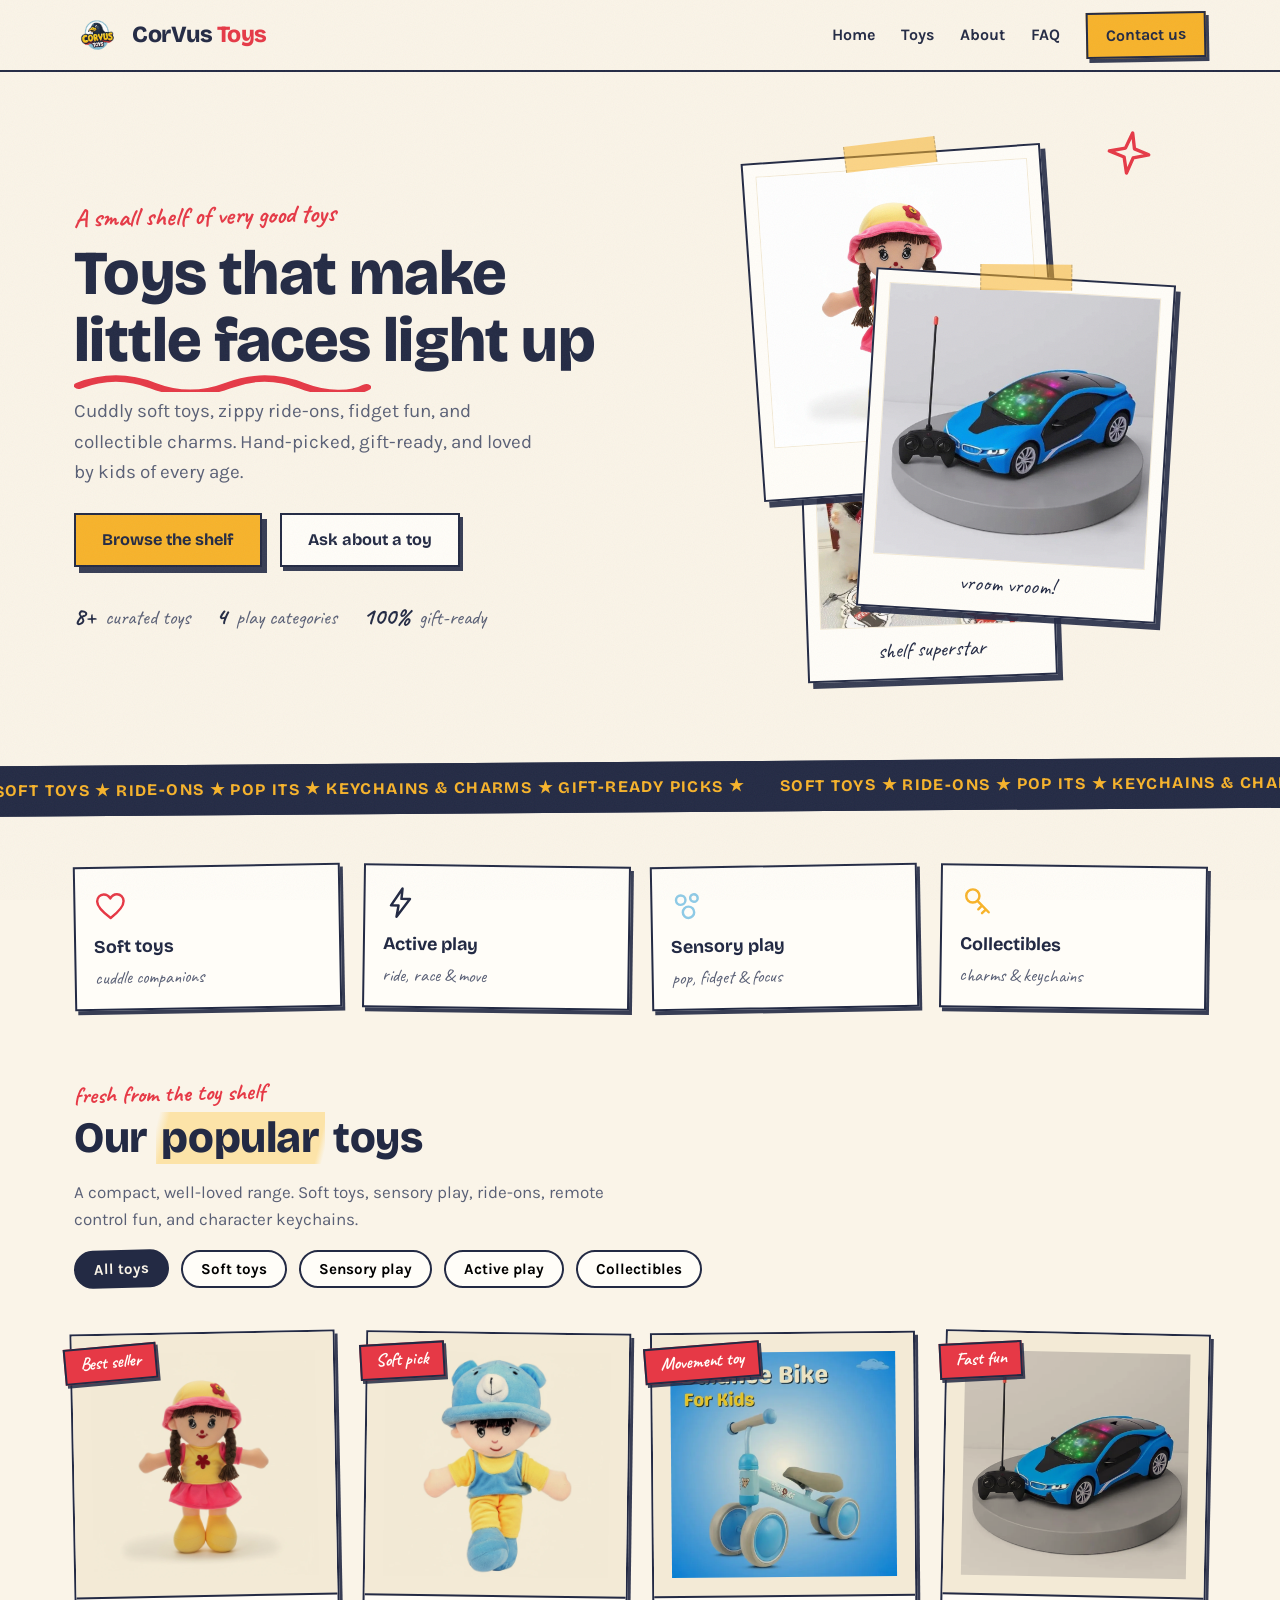
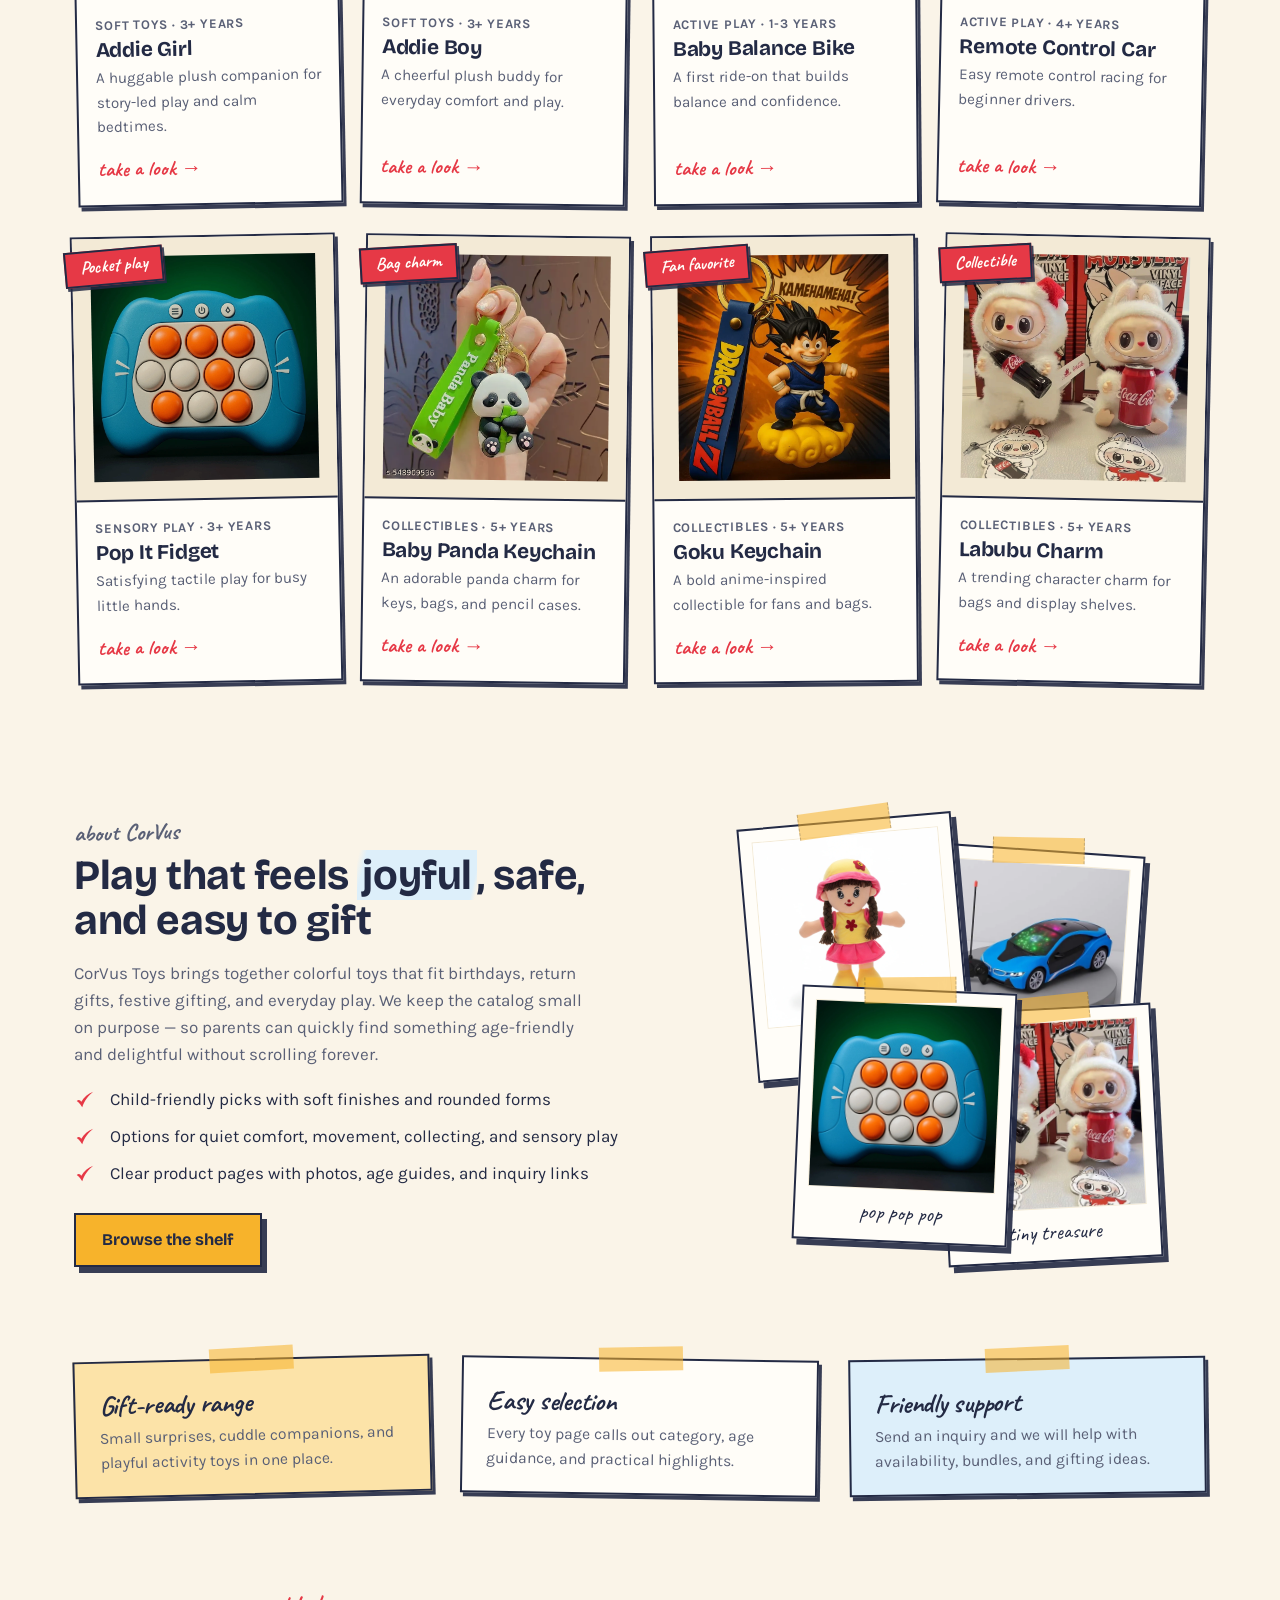
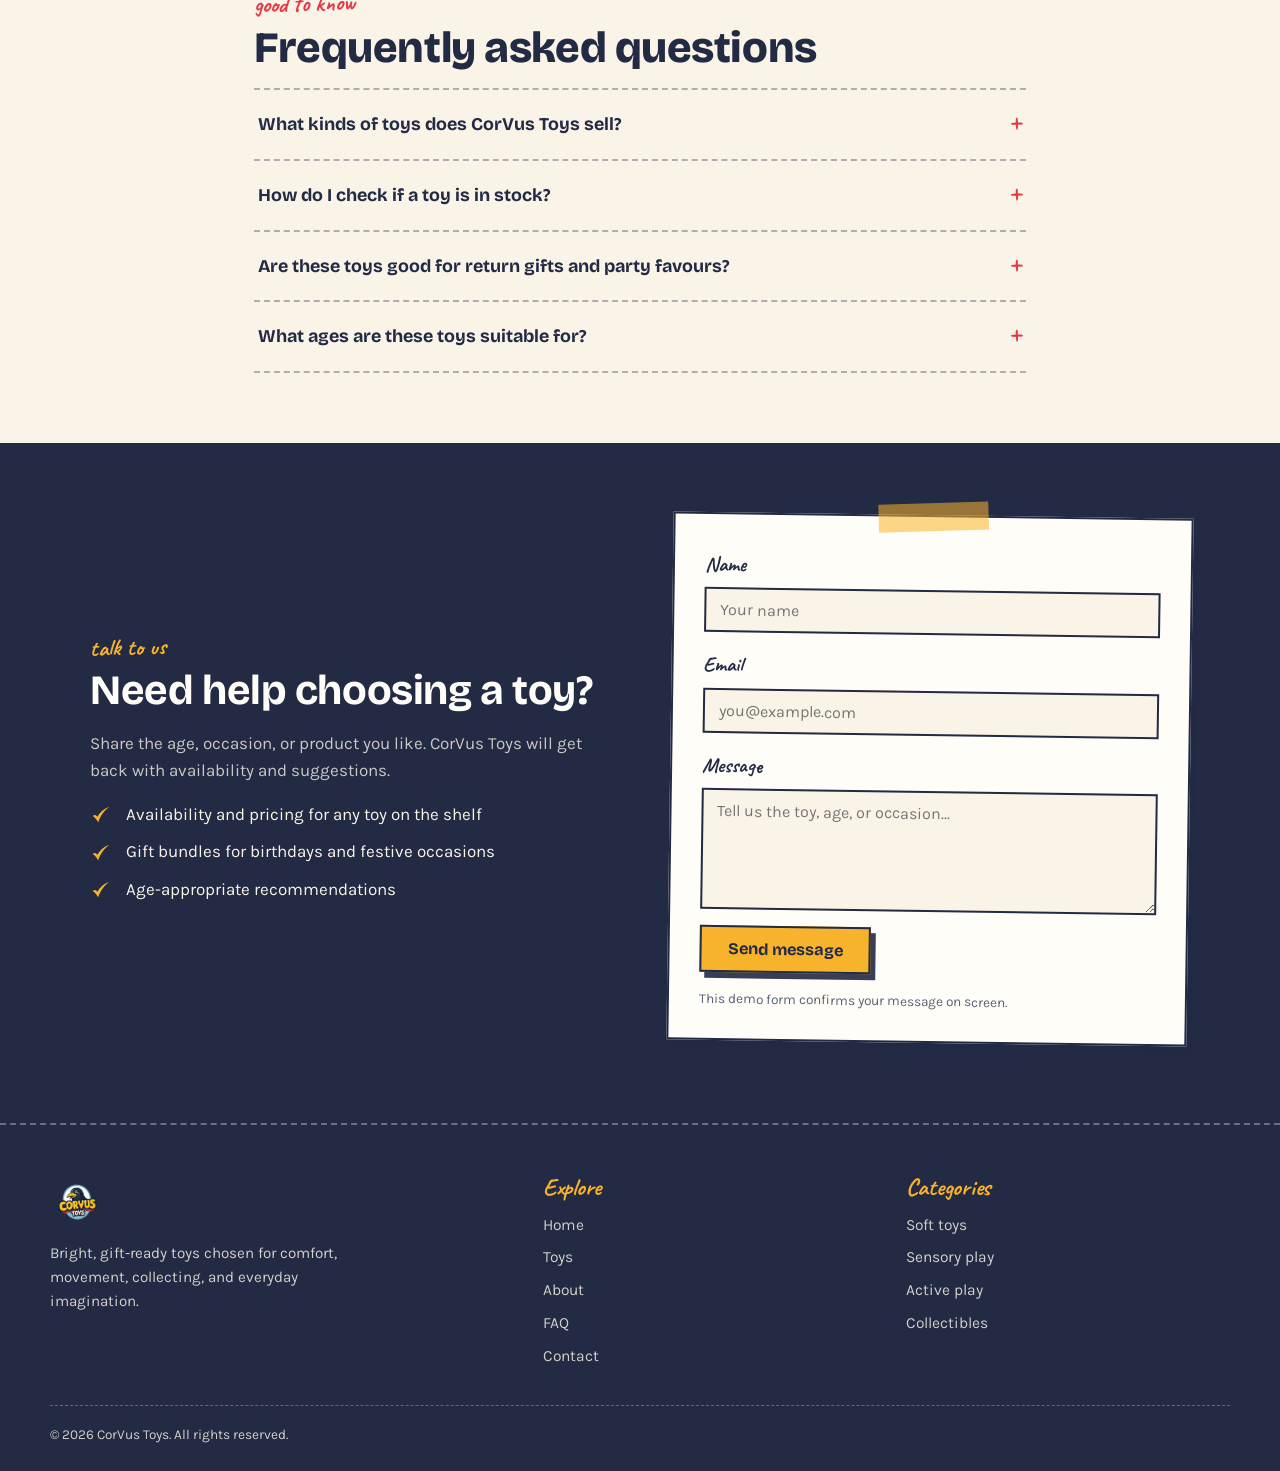
<file: index.html>
<!doctype html>
<html lang="en">
<head>
  <meta charset="UTF-8">
  <meta name="viewport" content="width=device-width, initial-scale=1.0">
  <title>CorVus Toys | Soft Toys, Ride-Ons, Fidget Toys &amp; Collectible Keychains</title>
  <meta name="description" content="CorVus Toys is a cheerful toy store with cuddly soft toys, balance bikes, remote control cars, pop it fidget toys, and collectible keychains. Find the perfect gift for every kid.">
  <link rel="canonical" href="https://corvustoys.com/">
  <meta property="og:type" content="website">
  <meta property="og:site_name" content="CorVus Toys">
  <meta property="og:title" content="CorVus Toys | Playful Gifts Kids Love">
  <meta property="og:description" content="Cuddly soft toys, ride-ons, remote control fun, fidget toys, and collectible keychains - all gift-ready and kid-approved.">
  <meta property="og:url" content="https://corvustoys.com/">
  <meta property="og:image" content="https://corvustoys.com/assets/logo.png">
  <meta name="twitter:card" content="summary_large_image">
  <meta name="twitter:title" content="CorVus Toys | Playful Gifts Kids Love">
  <meta name="twitter:description" content="Cuddly soft toys, ride-ons, remote control fun, fidget toys, and collectible keychains - all gift-ready and kid-approved.">
  <meta name="twitter:image" content="https://corvustoys.com/assets/logo.png">
  <link rel="icon" type="image/png" href="/assets/favicon.png">
  <link rel="apple-touch-icon" href="/assets/favicon.png">
  <link rel="preconnect" href="https://fonts.googleapis.com">
  <link rel="preconnect" href="https://fonts.gstatic.com" crossorigin>
  <link href="https://fonts.googleapis.com/css2?family=Bricolage+Grotesque:opsz,wght@12..96,500;12..96,700;12..96,800&family=Caveat:wght@600;700&family=Karla:ital,wght@0,400;0,600;0,700;1,400&display=swap" rel="stylesheet">
  <link rel="stylesheet" href="/style.css">
  <script type="application/ld+json">
  {
    "@context": "https://schema.org",
    "@type": "Organization",
    "name": "CorVus Toys",
    "url": "https://corvustoys.com/",
    "logo": "https://corvustoys.com/assets/logo.png",
    "description": "A cheerful toy store with soft toys, ride-ons, remote control toys, fidget toys, and collectible keychains."
  }
  </script>
  <script type="application/ld+json">
  {
    "@context": "https://schema.org",
    "@type": "WebSite",
    "name": "CorVus Toys",
    "url": "https://corvustoys.com/"
  }
  </script>
  <script type="application/ld+json">
  {
    "@context": "https://schema.org",
    "@type": "FAQPage",
    "mainEntity": [
      {
        "@type": "Question",
        "name": "What kinds of toys does CorVus Toys sell?",
        "acceptedAnswer": {
          "@type": "Answer",
          "text": "CorVus Toys curates a focused range of soft plush toys, toddler ride-ons like balance bikes, remote control cars, pop it fidget toys, and collectible character keychains and charms."
        }
      },
      {
        "@type": "Question",
        "name": "How do I check if a toy is in stock?",
        "acceptedAnswer": {
          "@type": "Answer",
          "text": "Use the contact form with the toy name and we will get back to you with availability, pricing, and gifting suggestions."
        }
      },
      {
        "@type": "Question",
        "name": "Are CorVus toys good for return gifts and party favours?",
        "acceptedAnswer": {
          "@type": "Answer",
          "text": "Yes. Pop it fidget toys, keychains, and charms are popular return gifts, and we can suggest bundles for birthdays and festive gifting."
        }
      },
      {
        "@type": "Question",
        "name": "What ages are these toys suitable for?",
        "acceptedAnswer": {
          "@type": "Answer",
          "text": "Every product page lists an age guide. Soft toys start at 3+, ride-ons suit toddlers from 1 to 3 years with supervision, and collectibles suit ages 5 and up."
        }
      }
    ]
  }
  </script>
</head>
<body>
  <a class="skip-link" href="#main">Skip to content</a>

  <header class="site-header" data-header>
    <div class="nav-shell">
      <a class="brand" href="/" aria-label="CorVus Toys home">
        <img src="/assets/logo.png" alt="CorVus Toys logo" width="56" height="56">
        <span class="brand__name">CorVus <em>Toys</em></span>
      </a>

      <button class="nav-toggle" type="button" aria-expanded="false" aria-controls="primaryNav" data-nav-toggle>
        <span class="sr-only">Menu</span>
        <span></span><span></span><span></span>
      </button>

      <nav class="site-nav" id="primaryNav" data-nav aria-label="Main navigation">
        <a href="#home">Home</a>
        <a href="#products">Toys</a>
        <a href="#about">About</a>
        <a href="#faq">FAQ</a>
        <a class="nav-cta" href="#contact">Contact us</a>
      </nav>
    </div>
  </header>

  <main id="main">
    <section class="hero" id="home">
      <div class="hero__content">
        <p class="eyebrow">A small shelf of very good toys</p>
        <h1>Toys that make <span class="squiggle">little faces</span> light up</h1>
        <p class="hero__lede">Cuddly soft toys, zippy ride-ons, fidget fun, and collectible charms. Hand-picked, gift-ready, and loved by kids of every age.</p>
        <div class="hero__actions">
          <a class="button button--primary" href="#products">Browse the shelf</a>
          <a class="button button--ghost" href="#contact">Ask about a toy</a>
        </div>
        <ul class="hero__badges" aria-label="Store highlights">
          <li><strong>8+</strong> curated toys</li>
          <li><strong>4</strong> play categories</li>
          <li><strong>100%</strong> gift-ready</li>
        </ul>
      </div>

      <div class="hero__collage" aria-hidden="true">
        <figure class="polaroid">
          <img src="/assets/products/addie-girl/main.webp" alt="" width="400" height="400" loading="eager">
          <figcaption>bedtime bestie</figcaption>
        </figure>
        <figure class="polaroid">
          <img src="/assets/products/remote-control-car.webp" alt="" width="400" height="400" loading="lazy">
          <figcaption>vroom vroom!</figcaption>
        </figure>
        <figure class="polaroid">
          <img src="/assets/products/labubu.webp" alt="" width="400" height="400" loading="lazy">
          <figcaption>shelf superstar</figcaption>
        </figure>
        <svg class="doodle-star" viewBox="0 0 48 48" fill="none" xmlns="http://www.w3.org/2000/svg">
          <path d="M24 4l4.5 13.5L42 20l-13 5.5L26 40l-5-13.5L7 24l13.5-5.5L24 4z" stroke="currentColor" stroke-width="3" stroke-linejoin="round"/>
        </svg>
      </div>
    </section>

    <div class="ticker" aria-hidden="true">
      <div class="ticker__track">
        <span>Soft toys ★ Ride-ons ★ Pop its ★ Keychains &amp; charms ★ Gift-ready picks ★</span>
        <span>Soft toys ★ Ride-ons ★ Pop its ★ Keychains &amp; charms ★ Gift-ready picks ★</span>
      </div>
    </div>

    <section class="category-strip" aria-label="Toy categories">
      <a href="#products" data-jump-filter="soft-toys">
        <svg viewBox="0 0 36 36" fill="none" xmlns="http://www.w3.org/2000/svg" aria-hidden="true">
          <path d="M18 31C10 25 4 19.5 4 13.4 4 9 7.2 6 11 6c3 0 5.5 1.7 7 4.3C19.5 7.7 22 6 25 6c3.8 0 7 3 7 7.4C32 19.5 26 25 18 31z" stroke="currentColor" stroke-width="2.6" stroke-linejoin="round"/>
        </svg>
        <strong>Soft toys</strong><small>cuddle companions</small>
      </a>
      <a href="#products" data-jump-filter="active-play">
        <svg viewBox="0 0 36 36" fill="none" xmlns="http://www.w3.org/2000/svg" aria-hidden="true">
          <path d="M20 3L8 21h8l-2 12L28 14h-9l1-11z" stroke="currentColor" stroke-width="2.6" stroke-linejoin="round"/>
        </svg>
        <strong>Active play</strong><small>ride, race &amp; move</small>
      </a>
      <a href="#products" data-jump-filter="sensory-play">
        <svg viewBox="0 0 36 36" fill="none" xmlns="http://www.w3.org/2000/svg" aria-hidden="true">
          <circle cx="11" cy="12" r="5" stroke="currentColor" stroke-width="2.6"/>
          <circle cx="25" cy="10" r="4" stroke="currentColor" stroke-width="2.6"/>
          <circle cx="19" cy="25" r="6" stroke="currentColor" stroke-width="2.6"/>
        </svg>
        <strong>Sensory play</strong><small>pop, fidget &amp; focus</small>
      </a>
      <a href="#products" data-jump-filter="collectibles">
        <svg viewBox="0 0 36 36" fill="none" xmlns="http://www.w3.org/2000/svg" aria-hidden="true">
          <circle cx="13" cy="11" r="7" stroke="currentColor" stroke-width="2.6"/>
          <path d="M18 16L30 28m-4-2l-3 3m-1-7l-3 3" stroke="currentColor" stroke-width="2.6" stroke-linecap="round"/>
        </svg>
        <strong>Collectibles</strong><small>charms &amp; keychains</small>
      </a>
    </section>

    <section class="products-section" id="products">
      <div class="section-heading">
        <p class="eyebrow">fresh from the toy shelf</p>
        <h2>Our <span class="mark-yellow">popular</span> toys</h2>
        <p>A compact, well-loved range. Soft toys, sensory play, ride-ons, remote control fun, and character keychains.</p>
      </div>

      <div class="filter-row" role="group" aria-label="Filter products by category">
        <button class="filter-button is-active" type="button" data-filter="all" aria-pressed="true">All toys</button>
        <button class="filter-button" type="button" data-filter="soft-toys" aria-pressed="false">Soft toys</button>
        <button class="filter-button" type="button" data-filter="sensory-play" aria-pressed="false">Sensory play</button>
        <button class="filter-button" type="button" data-filter="active-play" aria-pressed="false">Active play</button>
        <button class="filter-button" type="button" data-filter="collectibles" aria-pressed="false">Collectibles</button>
      </div>

      <div class="product-grid" data-product-grid>
        <a class="product-card reveal" href="/products/addie-girl.html" data-category="soft-toys">
          <div class="product-card__image">
            <span class="product-card__badge">Best seller</span>
            <img src="/assets/products/addie-girl/main.webp" alt="Addie Girl soft plush doll" loading="lazy" width="600" height="600">
          </div>
          <div class="product-card__body">
            <span class="product-card__meta">Soft Toys · 3+ years</span>
            <h3>Addie Girl</h3>
            <p>A huggable plush companion for story-led play and calm bedtimes.</p>
            <span class="product-card__cta">take a look &rarr;</span>
          </div>
        </a>

        <a class="product-card reveal" href="/products/addie-boy.html" data-category="soft-toys">
          <div class="product-card__image">
            <span class="product-card__badge">Soft pick</span>
            <img src="/assets/products/addie-boy/main.webp" alt="Addie Boy soft plush toy" loading="lazy" width="600" height="600">
          </div>
          <div class="product-card__body">
            <span class="product-card__meta">Soft Toys · 3+ years</span>
            <h3>Addie Boy</h3>
            <p>A cheerful plush buddy for everyday comfort and play.</p>
            <span class="product-card__cta">take a look &rarr;</span>
          </div>
        </a>

        <a class="product-card reveal" href="/products/baby-balance-bike.html" data-category="active-play">
          <div class="product-card__image">
            <span class="product-card__badge">Movement toy</span>
            <img src="/assets/products/baby-balance-cycle.webp" alt="Baby balance bike ride-on for toddlers" loading="lazy" width="600" height="600">
          </div>
          <div class="product-card__body">
            <span class="product-card__meta">Active Play · 1-3 years</span>
            <h3>Baby Balance Bike</h3>
            <p>A first ride-on that builds balance and confidence.</p>
            <span class="product-card__cta">take a look &rarr;</span>
          </div>
        </a>

        <a class="product-card reveal" href="/products/remote-control-car.html" data-category="active-play">
          <div class="product-card__image">
            <span class="product-card__badge">Fast fun</span>
            <img src="/assets/products/remote-control-car.webp" alt="Bright remote control car for kids" loading="lazy" width="600" height="600">
          </div>
          <div class="product-card__body">
            <span class="product-card__meta">Active Play · 4+ years</span>
            <h3>Remote Control Car</h3>
            <p>Easy remote control racing for beginner drivers.</p>
            <span class="product-card__cta">take a look &rarr;</span>
          </div>
        </a>

        <a class="product-card reveal" href="/products/pop-it-fidget.html" data-category="sensory-play">
          <div class="product-card__image">
            <span class="product-card__badge">Pocket play</span>
            <img src="/assets/products/pop-it.webp" alt="Colorful pop it fidget sensory toy" loading="lazy" width="600" height="600">
          </div>
          <div class="product-card__body">
            <span class="product-card__meta">Sensory Play · 3+ years</span>
            <h3>Pop It Fidget</h3>
            <p>Satisfying tactile play for busy little hands.</p>
            <span class="product-card__cta">take a look &rarr;</span>
          </div>
        </a>

        <a class="product-card reveal" href="/products/baby-panda-keychain.html" data-category="collectibles">
          <div class="product-card__image">
            <span class="product-card__badge">Bag charm</span>
            <img src="/assets/products/baby-panda-keychain.webp" alt="Baby panda keychain bag charm" loading="lazy" width="600" height="600">
          </div>
          <div class="product-card__body">
            <span class="product-card__meta">Collectibles · 5+ years</span>
            <h3>Baby Panda Keychain</h3>
            <p>An adorable panda charm for keys, bags, and pencil cases.</p>
            <span class="product-card__cta">take a look &rarr;</span>
          </div>
        </a>

        <a class="product-card reveal" href="/products/goku-keychain.html" data-category="collectibles">
          <div class="product-card__image">
            <span class="product-card__badge">Fan favorite</span>
            <img src="/assets/products/goku.webp" alt="Goku anime character keychain" loading="lazy" width="600" height="600">
          </div>
          <div class="product-card__body">
            <span class="product-card__meta">Collectibles · 5+ years</span>
            <h3>Goku Keychain</h3>
            <p>A bold anime-inspired collectible for fans and bags.</p>
            <span class="product-card__cta">take a look &rarr;</span>
          </div>
        </a>

        <a class="product-card reveal" href="/products/labubu-charm.html" data-category="collectibles">
          <div class="product-card__image">
            <span class="product-card__badge">Collectible</span>
            <img src="/assets/products/labubu.webp" alt="Labubu collectible character charm" loading="lazy" width="600" height="600">
          </div>
          <div class="product-card__body">
            <span class="product-card__meta">Collectibles · 5+ years</span>
            <h3>Labubu Charm</h3>
            <p>A trending character charm for bags and display shelves.</p>
            <span class="product-card__cta">take a look &rarr;</span>
          </div>
        </a>
      </div>
      <p class="empty-filter-note" data-empty-note hidden>Nothing on this shelf yet — check back soon!</p>
    </section>

    <section class="split-section" id="about">
      <div class="split-section__text reveal">
        <p class="eyebrow">about CorVus</p>
        <h2>Play that feels <span class="mark-sky">joyful</span>, safe, and easy to gift</h2>
        <p>CorVus Toys brings together colorful toys that fit birthdays, return gifts, festive gifting, and everyday play. We keep the catalog small on purpose — so parents can quickly find something age-friendly and delightful without scrolling forever.</p>
        <ul class="check-list">
          <li>Child-friendly picks with soft finishes and rounded forms</li>
          <li>Options for quiet comfort, movement, collecting, and sensory play</li>
          <li>Clear product pages with photos, age guides, and inquiry links</li>
        </ul>
        <a class="button button--primary" href="#products">Browse the shelf</a>
      </div>

      <div class="about-collage reveal" aria-hidden="true">
        <figure class="polaroid">
          <img src="/assets/products/addie-girl/main.webp" alt="" loading="lazy" width="400" height="400">
          <figcaption>so soft</figcaption>
        </figure>
        <figure class="polaroid">
          <img src="/assets/products/remote-control-car.webp" alt="" loading="lazy" width="400" height="400">
          <figcaption>zoom!</figcaption>
        </figure>
        <figure class="polaroid">
          <img src="/assets/products/pop-it.webp" alt="" loading="lazy" width="400" height="400">
          <figcaption>pop pop pop</figcaption>
        </figure>
        <figure class="polaroid">
          <img src="/assets/products/labubu.webp" alt="" loading="lazy" width="400" height="400">
          <figcaption>tiny treasure</figcaption>
        </figure>
      </div>
    </section>

    <section class="promise-band" aria-label="Why customers choose CorVus Toys">
      <div class="reveal">
        <h3>Gift-ready range</h3>
        <p>Small surprises, cuddle companions, and playful activity toys in one place.</p>
      </div>
      <div class="reveal">
        <h3>Easy selection</h3>
        <p>Every toy page calls out category, age guidance, and practical highlights.</p>
      </div>
      <div class="reveal">
        <h3>Friendly support</h3>
        <p>Send an inquiry and we will help with availability, bundles, and gifting ideas.</p>
      </div>
    </section>

    <section class="faq-section" id="faq">
      <div class="section-heading">
        <p class="eyebrow">good to know</p>
        <h2>Frequently asked questions</h2>
      </div>
      <div class="faq-list">
        <details class="faq-item reveal">
          <summary>What kinds of toys does CorVus Toys sell?</summary>
          <p>We curate a focused range of soft plush toys, toddler ride-ons like balance bikes, remote control cars, pop it fidget toys, and collectible character keychains and charms.</p>
        </details>
        <details class="faq-item reveal">
          <summary>How do I check if a toy is in stock?</summary>
          <p>Use the contact form below with the toy name, and we will get back to you with availability, pricing, and gifting suggestions.</p>
        </details>
        <details class="faq-item reveal">
          <summary>Are these toys good for return gifts and party favours?</summary>
          <p>Yes! Pop it fidget toys, keychains, and charms are popular return gifts, and we can suggest bundles for birthdays and festive gifting.</p>
        </details>
        <details class="faq-item reveal">
          <summary>What ages are these toys suitable for?</summary>
          <p>Every product page lists an age guide. Soft toys start at 3+, ride-ons suit toddlers from 1 to 3 years with supervision, and collectibles suit ages 5 and up.</p>
        </details>
      </div>
    </section>

    <section class="contact-section" id="contact">
      <div class="contact-copy reveal">
        <p class="eyebrow">talk to us</p>
        <h2>Need help choosing a toy?</h2>
        <p>Share the age, occasion, or product you like. CorVus Toys will get back with availability and suggestions.</p>
        <ul class="check-list">
          <li>Availability and pricing for any toy on the shelf</li>
          <li>Gift bundles for birthdays and festive occasions</li>
          <li>Age-appropriate recommendations</li>
        </ul>
      </div>

      <form class="contact-form reveal" id="contactForm">
        <label>
          <span>Name</span>
          <input type="text" name="name" autocomplete="name" placeholder="Your name" required>
        </label>

        <label>
          <span>Email</span>
          <input type="email" name="email" autocomplete="email" placeholder="you@example.com" required>
        </label>

        <label>
          <span>Message</span>
          <textarea name="message" rows="5" placeholder="Tell us the toy, age, or occasion..." required></textarea>
        </label>

        <button class="button button--primary" type="submit">Send message</button>
        <p class="form-note">This demo form confirms your message on screen.</p>
      </form>

      <div class="thank-you" id="thankYouMessage" hidden>
        <h3>Thank you for reaching out!</h3>
        <p>Your message has been noted. The form will reset shortly.</p>
      </div>
    </section>
  </main>

  <footer class="site-footer">
    <div class="footer-grid">
      <div class="footer-brand">
        <img src="/assets/logo.png" alt="CorVus Toys logo" width="64" height="64">
        <p>Bright, gift-ready toys chosen for comfort, movement, collecting, and everyday imagination.</p>
      </div>
      <nav class="footer-links" aria-label="Footer navigation">
        <h3>Explore</h3>
        <a href="#home">Home</a>
        <a href="#products">Toys</a>
        <a href="#about">About</a>
        <a href="#faq">FAQ</a>
        <a href="#contact">Contact</a>
      </nav>
      <nav class="footer-links" aria-label="Toy categories">
        <h3>Categories</h3>
        <a href="#products">Soft toys</a>
        <a href="#products">Sensory play</a>
        <a href="#products">Active play</a>
        <a href="#products">Collectibles</a>
      </nav>
    </div>
    <p class="footer-note">&copy; 2026 CorVus Toys. All rights reserved.</p>
  </footer>

  <script src="/script.js" defer></script>
</body>
</html>
</file>
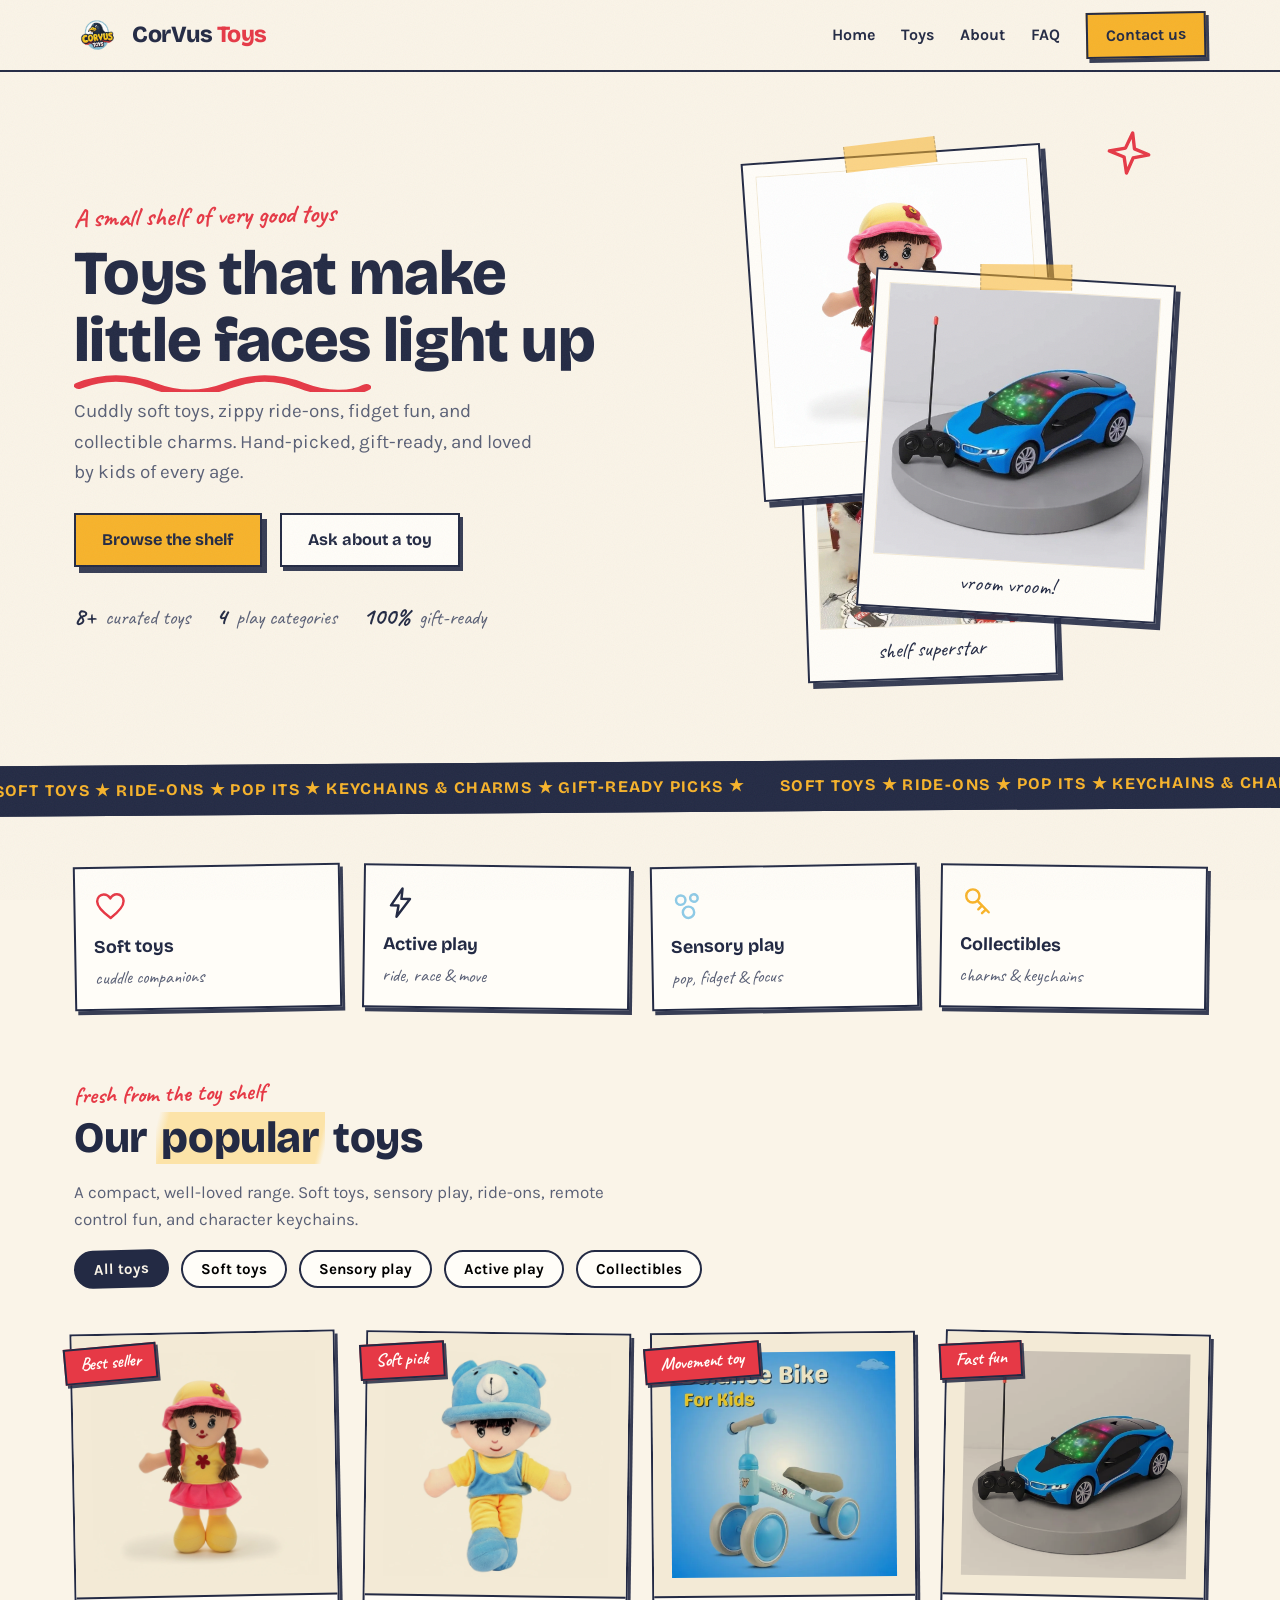
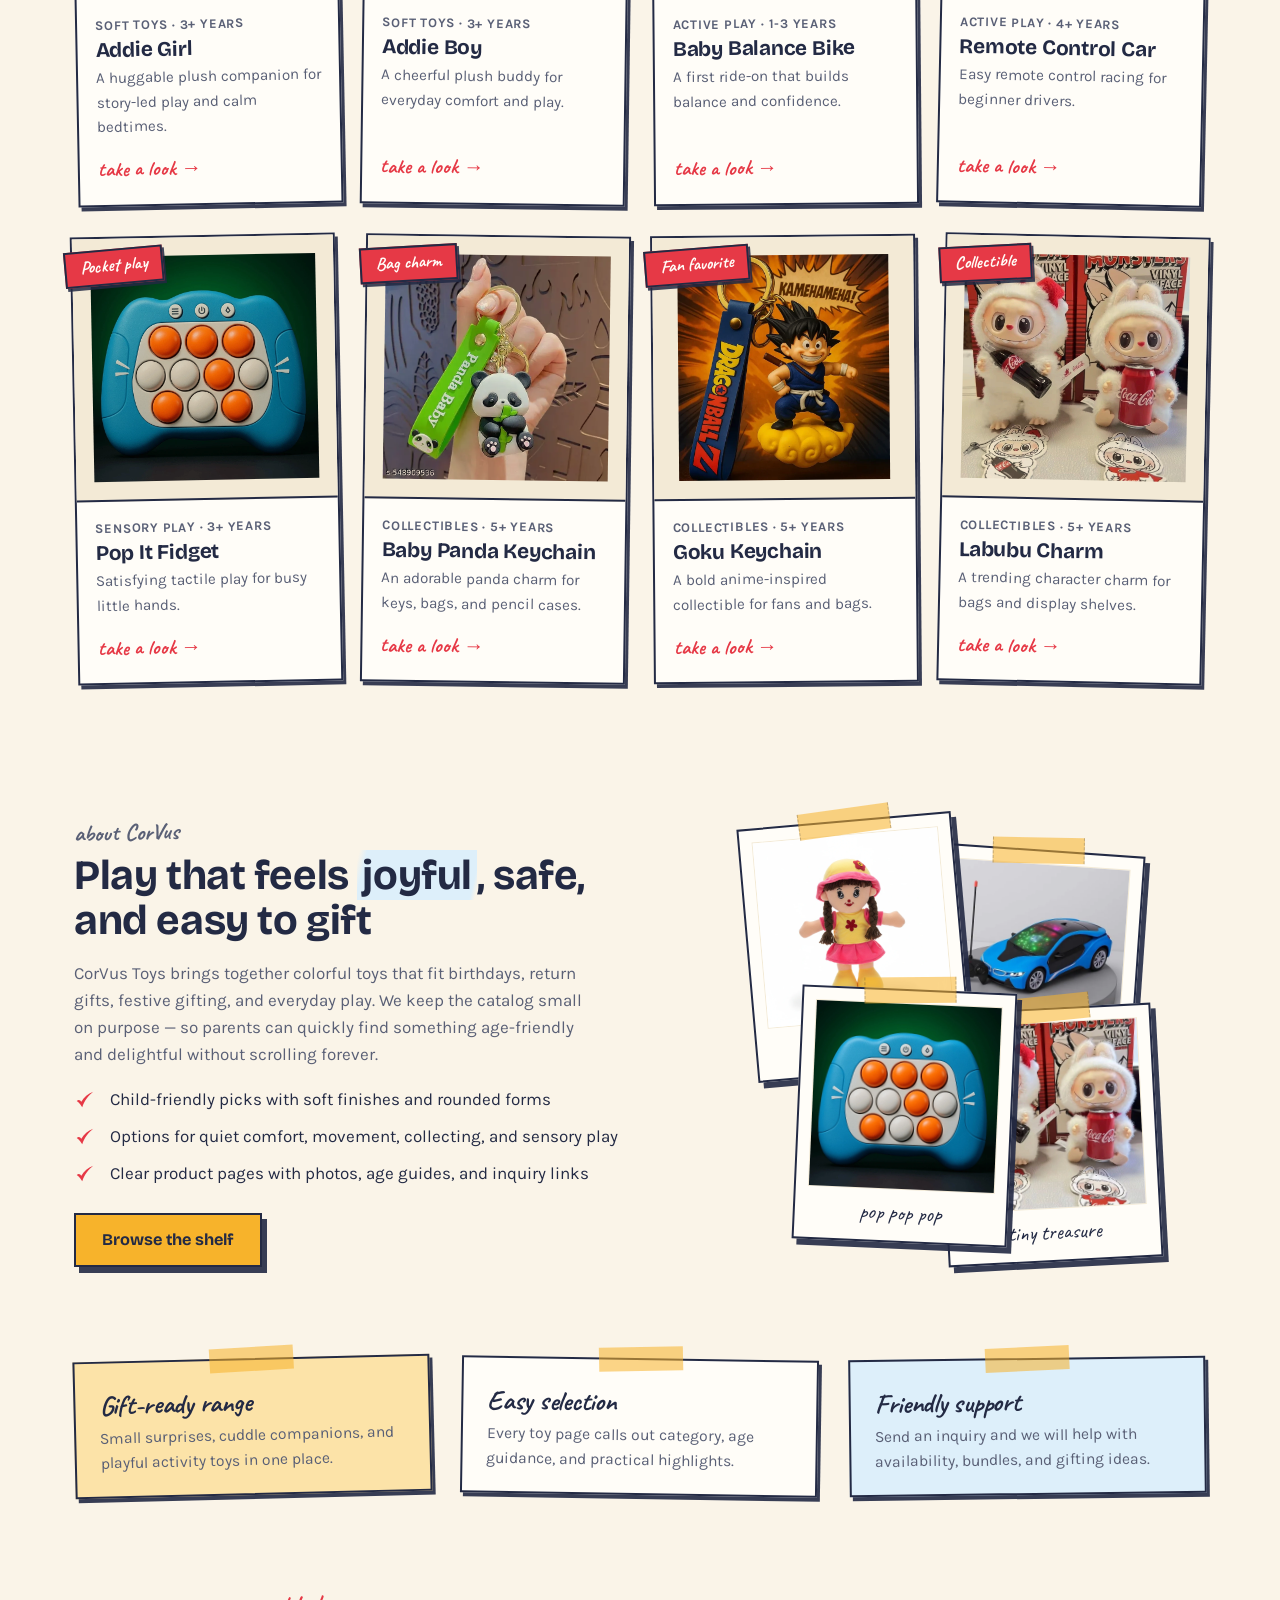
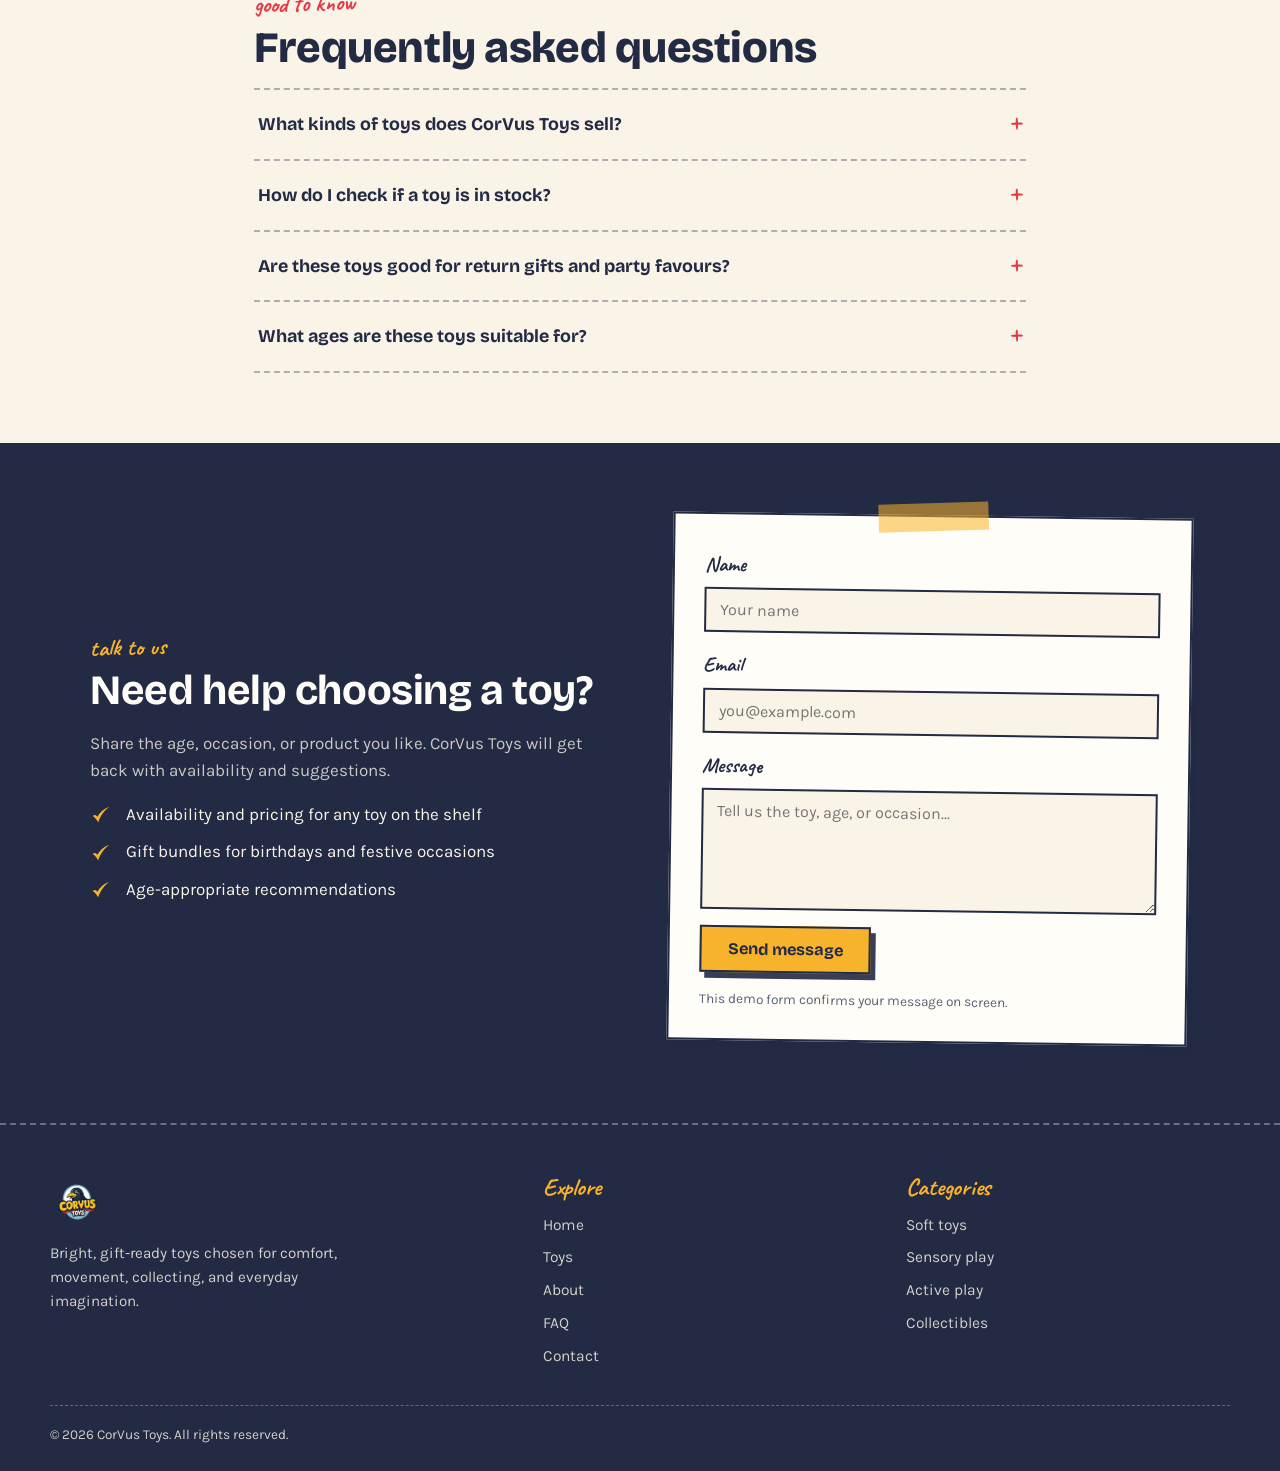
<file: product.html>
<!doctype html>
<html lang="en">
<head>
  <meta charset="UTF-8">
  <meta name="viewport" content="width=device-width, initial-scale=1.0">
  <title>Redirecting | CorVus Toys</title>
  <!-- Legacy product.html?id= links now live at /products/<id>.html -->
  <meta name="robots" content="noindex">
  <link rel="icon" type="image/png" href="/assets/favicon.png">
  <script>
    (function () {
      var id = new URLSearchParams(window.location.search).get("id");
      var known = [
        "addie-girl", "addie-boy", "baby-balance-bike", "remote-control-car",
        "pop-it-fidget", "baby-panda-keychain", "goku-keychain", "labubu-charm"
      ];
      window.location.replace(
        id && known.indexOf(id) !== -1 ? "/products/" + id + ".html" : "/#products"
      );
    })();
  </script>
  <noscript><meta http-equiv="refresh" content="0; url=/#products"></noscript>
</head>
<body>
  <p>This page has moved. <a href="/#products">Browse all CorVus Toys</a>.</p>
</body>
</html>
</file>
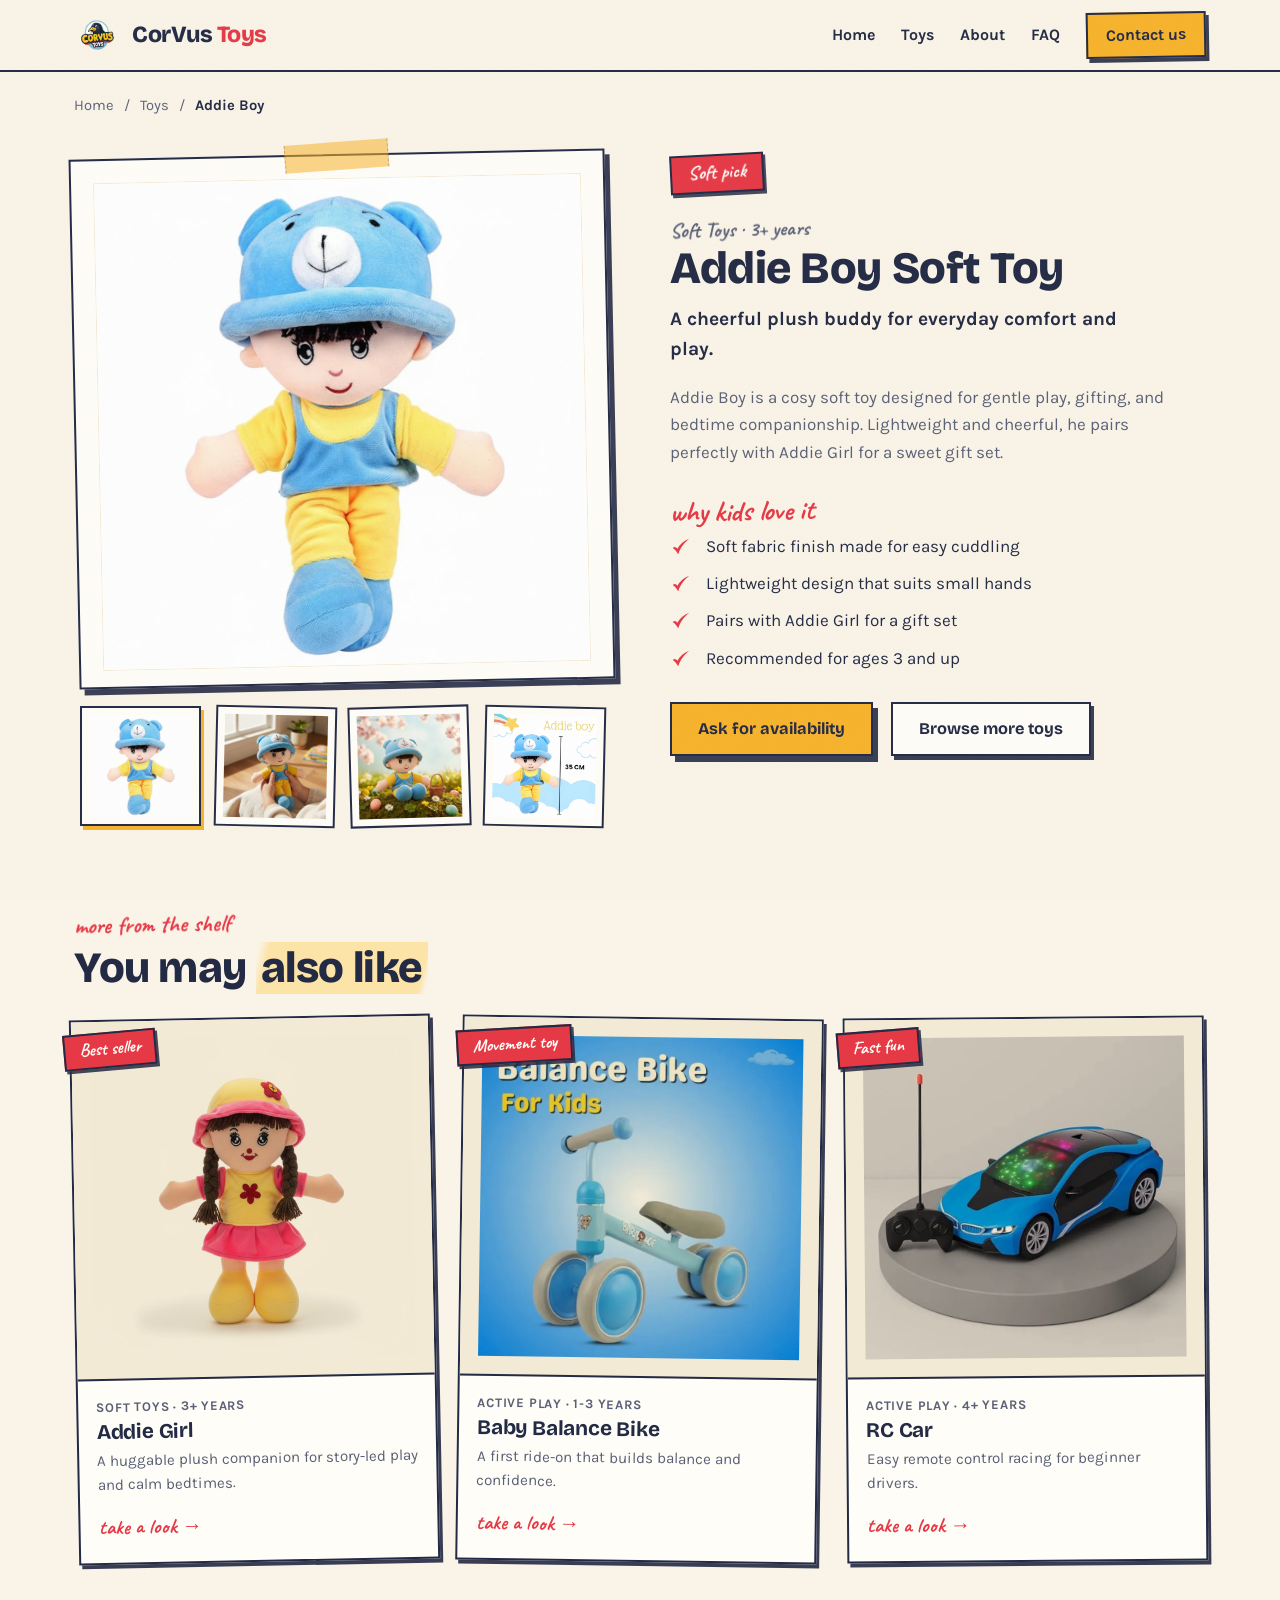
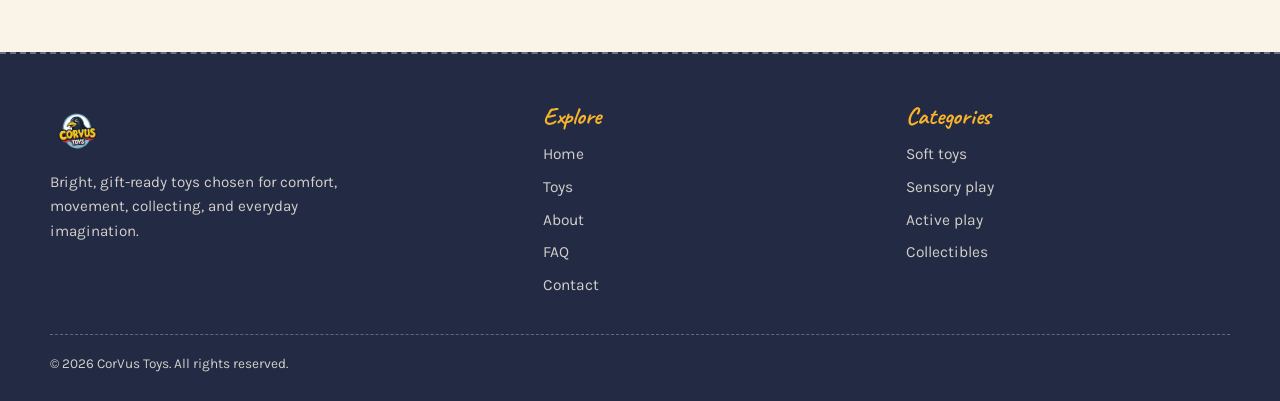
<file: products/addie-boy.html>
<!doctype html>
<html lang="en">
<head>
  <meta charset="UTF-8">
  <meta name="viewport" content="width=device-width, initial-scale=1.0">
  <title>Addie Boy Soft Toy | CorVus Toys</title>
  <meta name="description" content="Meet Addie Boy, a cheerful cuddly plush toy for kids aged 3+. Lightweight, soft, and gift-ready. View photos and check availability at CorVus Toys.">
  <link rel="canonical" href="https://corvustoys.com/products/addie-boy.html">
  <meta property="og:type" content="product">
  <meta property="og:site_name" content="CorVus Toys">
  <meta property="og:title" content="Addie Boy Soft Toy | CorVus Toys">
  <meta property="og:description" content="Meet Addie Boy, a cheerful cuddly plush toy for kids aged 3+. Lightweight, soft, and gift-ready. View photos and check availability at CorVus Toys.">
  <meta property="og:url" content="https://corvustoys.com/products/addie-boy.html">
  <meta property="og:image" content="https://corvustoys.com/assets/products/addie-boy/main.webp">
  <meta name="twitter:card" content="summary_large_image">
  <meta name="twitter:title" content="Addie Boy Soft Toy | CorVus Toys">
  <meta name="twitter:description" content="Meet Addie Boy, a cheerful cuddly plush toy for kids aged 3+. Lightweight, soft, and gift-ready. View photos and check availability at CorVus Toys.">
  <meta name="twitter:image" content="https://corvustoys.com/assets/products/addie-boy/main.webp">
  <link rel="icon" type="image/png" href="/assets/favicon.png">
  <link rel="apple-touch-icon" href="/assets/favicon.png">
  <link rel="preconnect" href="https://fonts.googleapis.com">
  <link rel="preconnect" href="https://fonts.gstatic.com" crossorigin>
  <link href="https://fonts.googleapis.com/css2?family=Bricolage+Grotesque:opsz,wght@12..96,500;12..96,700;12..96,800&family=Caveat:wght@600;700&family=Karla:ital,wght@0,400;0,600;0,700;1,400&display=swap" rel="stylesheet">
  <link rel="stylesheet" href="/style.css">
  <script type="application/ld+json">
{
  "@context": "https://schema.org",
  "@type": "Product",
  "name": "Addie Boy Soft Toy",
  "description": "Addie Boy is a cosy soft toy designed for gentle play, gifting, and bedtime companionship. Lightweight and cheerful, he pairs perfectly with Addie Girl for a sweet gift set.",
  "image": [
    "https://corvustoys.com/assets/products/addie-boy/main.webp",
    "https://corvustoys.com/assets/products/addie-boy/image-2.webp",
    "https://corvustoys.com/assets/products/addie-boy/image-3.webp",
    "https://corvustoys.com/assets/products/addie-boy/image-4.webp"
  ],
  "url": "https://corvustoys.com/products/addie-boy.html",
  "category": "Soft Toys",
  "brand": {
    "@type": "Brand",
    "name": "CorVus Toys"
  },
  "audience": {
    "@type": "PeopleAudience",
    "suggestedMinAge": 3
  }
}
  </script>
  <script type="application/ld+json">
{
  "@context": "https://schema.org",
  "@type": "BreadcrumbList",
  "itemListElement": [
    {
      "@type": "ListItem",
      "position": 1,
      "name": "Home",
      "item": "https://corvustoys.com/"
    },
    {
      "@type": "ListItem",
      "position": 2,
      "name": "Toys",
      "item": "https://corvustoys.com/#products"
    },
    {
      "@type": "ListItem",
      "position": 3,
      "name": "Addie Boy Soft Toy",
      "item": "https://corvustoys.com/products/addie-boy.html"
    }
  ]
}
  </script>
</head>
<body>
  <a class="skip-link" href="#main">Skip to content</a>

  <header class="site-header" data-header>
    <div class="nav-shell">
      <a class="brand" href="/" aria-label="CorVus Toys home">
        <img src="/assets/logo.png" alt="CorVus Toys logo" width="56" height="56">
        <span class="brand__name">CorVus <em>Toys</em></span>
      </a>

      <button class="nav-toggle" type="button" aria-expanded="false" aria-controls="primaryNav" data-nav-toggle>
        <span class="sr-only">Menu</span>
        <span></span><span></span><span></span>
      </button>

      <nav class="site-nav" id="primaryNav" data-nav aria-label="Main navigation">
        <a href="/">Home</a>
        <a href="/#products">Toys</a>
        <a href="/#about">About</a>
        <a href="/#faq">FAQ</a>
        <a class="nav-cta" href="/#contact">Contact us</a>
      </nav>
    </div>
  </header>

  <main id="main">
    <nav class="breadcrumbs" aria-label="Breadcrumb">
      <a href="/">Home</a>
      <span aria-hidden="true">/</span>
      <a href="/#products">Toys</a>
      <span aria-hidden="true">/</span>
      <span aria-current="page">Addie Boy</span>
    </nav>

    <section class="product-detail">
      <div class="product-gallery">
          <div class="main-image">
            <img id="mainProductImage" src="/assets/products/addie-boy/main.webp" alt="Addie Boy Soft Toy" width="800" height="800">
          </div>
          <div class="thumbnail-images" data-thumbnails aria-label="More product photos">
            <button class="thumb-button is-active" type="button" data-full-image="/assets/products/addie-boy/main.webp" aria-label="Show Addie Boy photo 1">
              <img src="/assets/products/addie-boy/main.webp" alt="Addie Boy photo 1" loading="lazy" width="160" height="160">
            </button>
            <button class="thumb-button" type="button" data-full-image="/assets/products/addie-boy/image-2.webp" aria-label="Show Addie Boy photo 2">
              <img src="/assets/products/addie-boy/image-2.webp" alt="Addie Boy photo 2" loading="lazy" width="160" height="160">
            </button>
            <button class="thumb-button" type="button" data-full-image="/assets/products/addie-boy/image-3.webp" aria-label="Show Addie Boy photo 3">
              <img src="/assets/products/addie-boy/image-3.webp" alt="Addie Boy photo 3" loading="lazy" width="160" height="160">
            </button>
            <button class="thumb-button" type="button" data-full-image="/assets/products/addie-boy/image-4.webp" aria-label="Show Addie Boy photo 4">
              <img src="/assets/products/addie-boy/image-4.webp" alt="Addie Boy photo 4" loading="lazy" width="160" height="160">
            </button>
          </div>
      </div>

      <article class="product-info">
        <span class="product-badge">Soft pick</span>
        <p class="eyebrow">Soft Toys · 3+ years</p>
        <h1>Addie Boy Soft Toy</h1>
        <p class="product-tagline">A cheerful plush buddy for everyday comfort and play.</p>
        <p class="product-description">Addie Boy is a cosy soft toy designed for gentle play, gifting, and bedtime companionship. Lightweight and cheerful, he pairs perfectly with Addie Girl for a sweet gift set.</p>

        <h2 class="product-info__subhead">why kids love it</h2>
        <ul class="product-highlights">
            <li>Soft fabric finish made for easy cuddling</li>
            <li>Lightweight design that suits small hands</li>
            <li>Pairs with Addie Girl for a gift set</li>
            <li>Recommended for ages 3 and up</li>
        </ul>

        <div class="product-actions">
          <a class="button button--primary" href="/?product=addie-boy#contact">Ask for availability</a>
          <a class="button button--ghost" href="/#products">Browse more toys</a>
        </div>
      </article>
    </section>

    <section class="related-section">
      <div class="section-heading">
        <p class="eyebrow">more from the shelf</p>
        <h2>You may <span class="mark-yellow">also like</span></h2>
      </div>
      <div class="product-grid product-grid--compact">
        <a class="product-card reveal" href="/products/addie-girl.html" data-category="soft-toys">
          <div class="product-card__image">
            <span class="product-card__badge">Best seller</span>
            <img src="/assets/products/addie-girl/main.webp" alt="Addie Girl Soft Toy" loading="lazy" width="600" height="600">
          </div>
          <div class="product-card__body">
            <span class="product-card__meta">Soft Toys · 3+ years</span>
            <h3>Addie Girl</h3>
            <p>A huggable plush companion for story-led play and calm bedtimes.</p>
            <span class="product-card__cta">take a look <span aria-hidden="true">&rarr;</span></span>
          </div>
        </a>
        <a class="product-card reveal" href="/products/baby-balance-bike.html" data-category="active-play">
          <div class="product-card__image">
            <span class="product-card__badge">Movement toy</span>
            <img src="/assets/products/baby-balance-cycle.webp" alt="Baby Balance Bike" loading="lazy" width="600" height="600">
          </div>
          <div class="product-card__body">
            <span class="product-card__meta">Active Play · 1-3 years</span>
            <h3>Baby Balance Bike</h3>
            <p>A first ride-on that builds balance and confidence.</p>
            <span class="product-card__cta">take a look <span aria-hidden="true">&rarr;</span></span>
          </div>
        </a>
        <a class="product-card reveal" href="/products/remote-control-car.html" data-category="active-play">
          <div class="product-card__image">
            <span class="product-card__badge">Fast fun</span>
            <img src="/assets/products/remote-control-car.webp" alt="Remote Control Car" loading="lazy" width="600" height="600">
          </div>
          <div class="product-card__body">
            <span class="product-card__meta">Active Play · 4+ years</span>
            <h3>RC Car</h3>
            <p>Easy remote control racing for beginner drivers.</p>
            <span class="product-card__cta">take a look <span aria-hidden="true">&rarr;</span></span>
          </div>
        </a>
      </div>
    </section>
  </main>

  <footer class="site-footer">
    <div class="footer-grid">
      <div class="footer-brand">
        <img src="/assets/logo.png" alt="CorVus Toys logo" width="64" height="64">
        <p>Bright, gift-ready toys chosen for comfort, movement, collecting, and everyday imagination.</p>
      </div>
      <nav class="footer-links" aria-label="Footer navigation">
        <h3>Explore</h3>
        <a href="/">Home</a>
        <a href="/#products">Toys</a>
        <a href="/#about">About</a>
        <a href="/#faq">FAQ</a>
        <a href="/#contact">Contact</a>
      </nav>
      <nav class="footer-links" aria-label="Toy categories">
        <h3>Categories</h3>
        <a href="/#products">Soft toys</a>
        <a href="/#products">Sensory play</a>
        <a href="/#products">Active play</a>
        <a href="/#products">Collectibles</a>
      </nav>
    </div>
    <p class="footer-note">&copy; 2026 CorVus Toys. All rights reserved.</p>
  </footer>

  <script src="/script.js" defer></script>
</body>
</html>
</file>
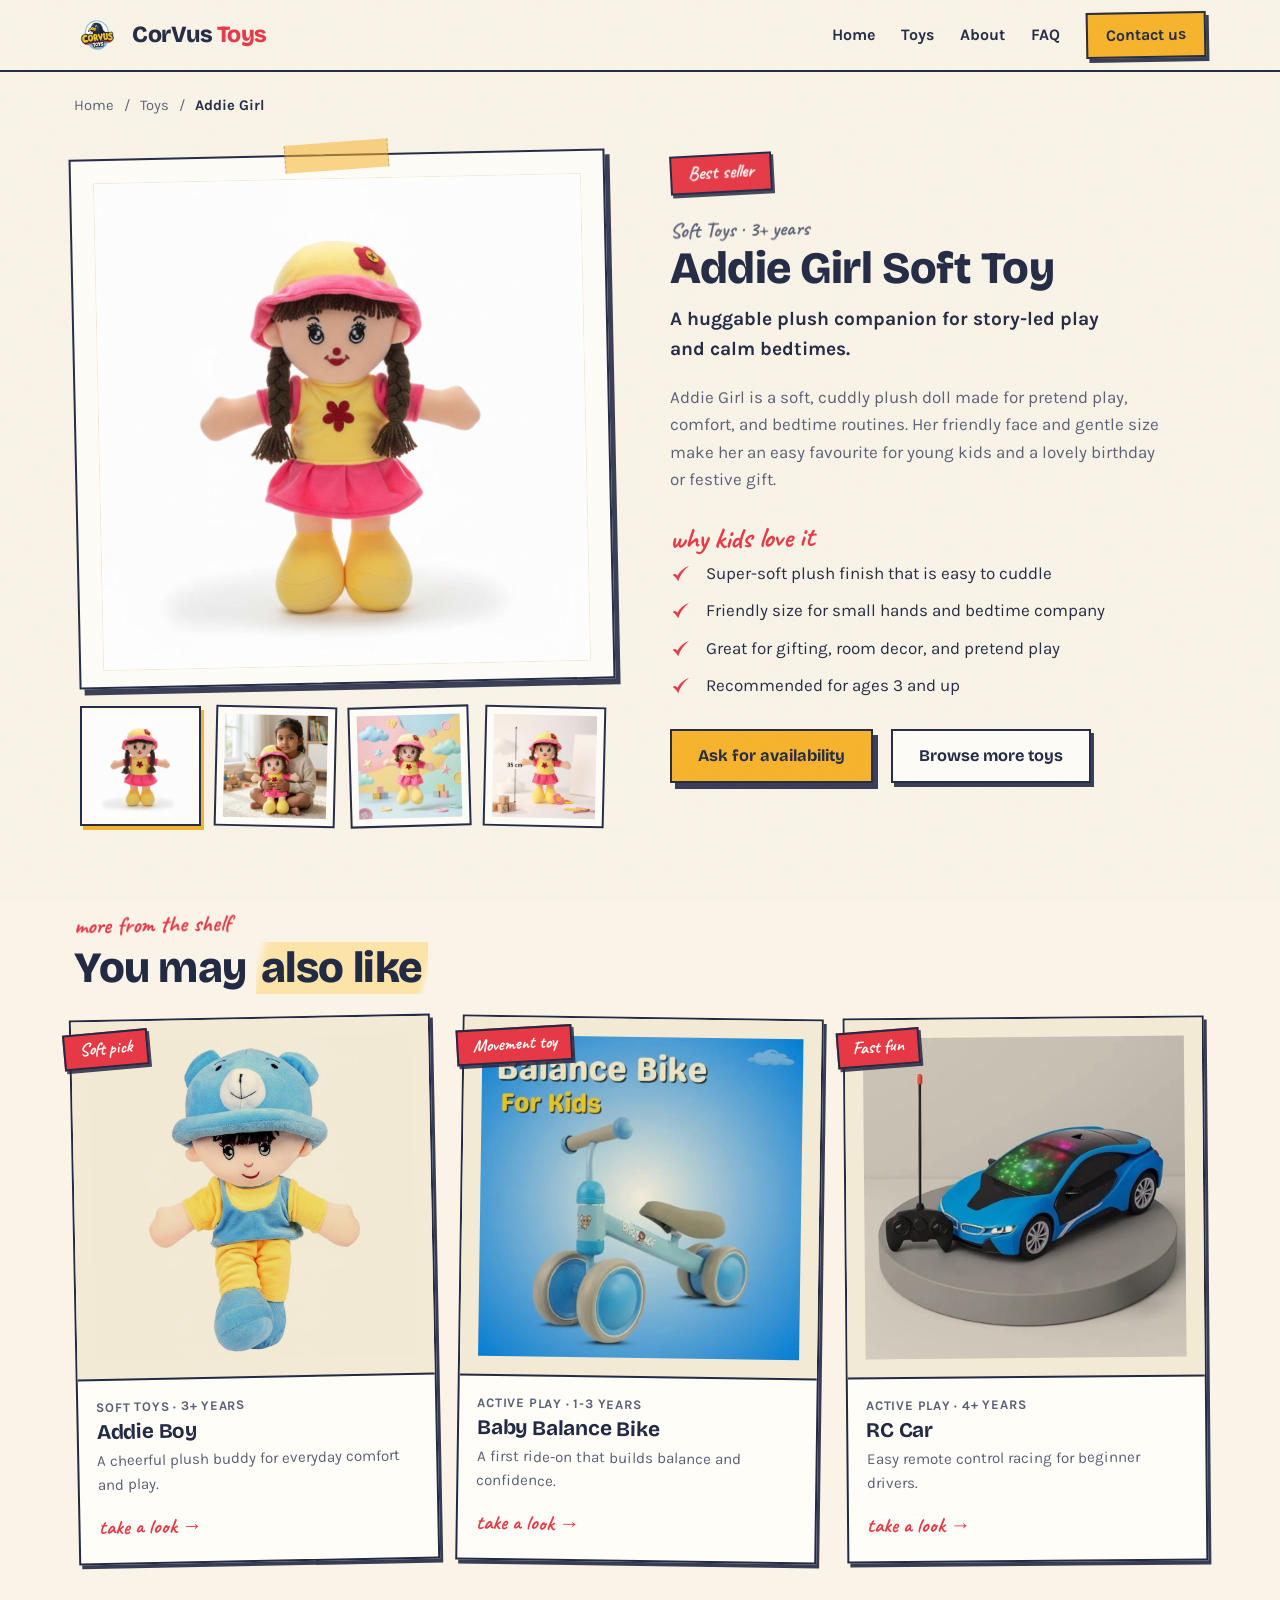
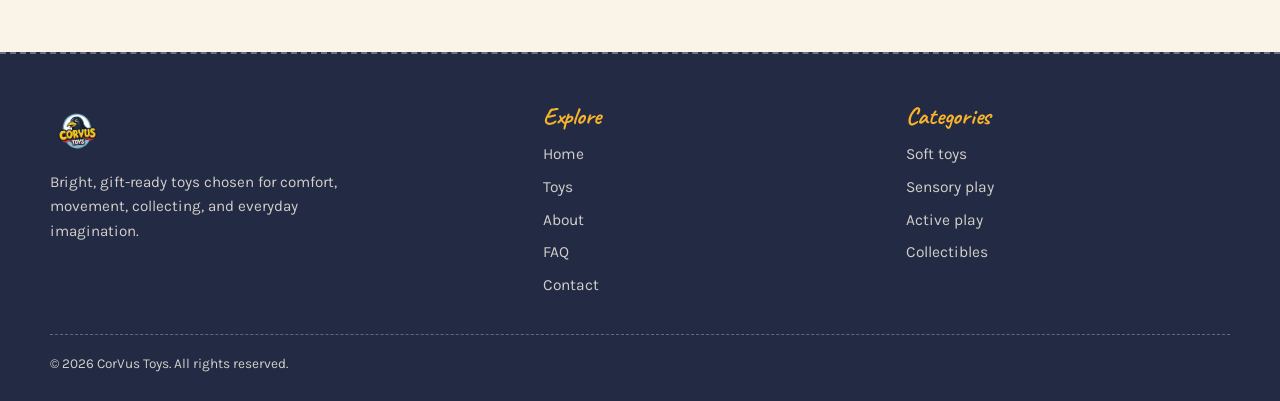
<file: products/addie-girl.html>
<!doctype html>
<html lang="en">
<head>
  <meta charset="UTF-8">
  <meta name="viewport" content="width=device-width, initial-scale=1.0">
  <title>Addie Girl Soft Toy | CorVus Toys</title>
  <meta name="description" content="Buy Addie Girl, a soft cuddly plush doll for kids aged 3+. Perfect for bedtime comfort, pretend play, and gifting. See photos and ask CorVus Toys for availability.">
  <link rel="canonical" href="https://corvustoys.com/products/addie-girl.html">
  <meta property="og:type" content="product">
  <meta property="og:site_name" content="CorVus Toys">
  <meta property="og:title" content="Addie Girl Soft Toy | CorVus Toys">
  <meta property="og:description" content="Buy Addie Girl, a soft cuddly plush doll for kids aged 3+. Perfect for bedtime comfort, pretend play, and gifting. See photos and ask CorVus Toys for availability.">
  <meta property="og:url" content="https://corvustoys.com/products/addie-girl.html">
  <meta property="og:image" content="https://corvustoys.com/assets/products/addie-girl/main.webp">
  <meta name="twitter:card" content="summary_large_image">
  <meta name="twitter:title" content="Addie Girl Soft Toy | CorVus Toys">
  <meta name="twitter:description" content="Buy Addie Girl, a soft cuddly plush doll for kids aged 3+. Perfect for bedtime comfort, pretend play, and gifting. See photos and ask CorVus Toys for availability.">
  <meta name="twitter:image" content="https://corvustoys.com/assets/products/addie-girl/main.webp">
  <link rel="icon" type="image/png" href="/assets/favicon.png">
  <link rel="apple-touch-icon" href="/assets/favicon.png">
  <link rel="preconnect" href="https://fonts.googleapis.com">
  <link rel="preconnect" href="https://fonts.gstatic.com" crossorigin>
  <link href="https://fonts.googleapis.com/css2?family=Bricolage+Grotesque:opsz,wght@12..96,500;12..96,700;12..96,800&family=Caveat:wght@600;700&family=Karla:ital,wght@0,400;0,600;0,700;1,400&display=swap" rel="stylesheet">
  <link rel="stylesheet" href="/style.css">
  <script type="application/ld+json">
{
  "@context": "https://schema.org",
  "@type": "Product",
  "name": "Addie Girl Soft Toy",
  "description": "Addie Girl is a soft, cuddly plush doll made for pretend play, comfort, and bedtime routines. Her friendly face and gentle size make her an easy favourite for young kids and a lovely birthday or festive gift.",
  "image": [
    "https://corvustoys.com/assets/products/addie-girl/main.webp",
    "https://corvustoys.com/assets/products/addie-girl/image-2.webp",
    "https://corvustoys.com/assets/products/addie-girl/image-3.webp",
    "https://corvustoys.com/assets/products/addie-girl/image-4.webp"
  ],
  "url": "https://corvustoys.com/products/addie-girl.html",
  "category": "Soft Toys",
  "brand": {
    "@type": "Brand",
    "name": "CorVus Toys"
  },
  "audience": {
    "@type": "PeopleAudience",
    "suggestedMinAge": 3
  }
}
  </script>
  <script type="application/ld+json">
{
  "@context": "https://schema.org",
  "@type": "BreadcrumbList",
  "itemListElement": [
    {
      "@type": "ListItem",
      "position": 1,
      "name": "Home",
      "item": "https://corvustoys.com/"
    },
    {
      "@type": "ListItem",
      "position": 2,
      "name": "Toys",
      "item": "https://corvustoys.com/#products"
    },
    {
      "@type": "ListItem",
      "position": 3,
      "name": "Addie Girl Soft Toy",
      "item": "https://corvustoys.com/products/addie-girl.html"
    }
  ]
}
  </script>
</head>
<body>
  <a class="skip-link" href="#main">Skip to content</a>

  <header class="site-header" data-header>
    <div class="nav-shell">
      <a class="brand" href="/" aria-label="CorVus Toys home">
        <img src="/assets/logo.png" alt="CorVus Toys logo" width="56" height="56">
        <span class="brand__name">CorVus <em>Toys</em></span>
      </a>

      <button class="nav-toggle" type="button" aria-expanded="false" aria-controls="primaryNav" data-nav-toggle>
        <span class="sr-only">Menu</span>
        <span></span><span></span><span></span>
      </button>

      <nav class="site-nav" id="primaryNav" data-nav aria-label="Main navigation">
        <a href="/">Home</a>
        <a href="/#products">Toys</a>
        <a href="/#about">About</a>
        <a href="/#faq">FAQ</a>
        <a class="nav-cta" href="/#contact">Contact us</a>
      </nav>
    </div>
  </header>

  <main id="main">
    <nav class="breadcrumbs" aria-label="Breadcrumb">
      <a href="/">Home</a>
      <span aria-hidden="true">/</span>
      <a href="/#products">Toys</a>
      <span aria-hidden="true">/</span>
      <span aria-current="page">Addie Girl</span>
    </nav>

    <section class="product-detail">
      <div class="product-gallery">
          <div class="main-image">
            <img id="mainProductImage" src="/assets/products/addie-girl/main.webp" alt="Addie Girl Soft Toy" width="800" height="800">
          </div>
          <div class="thumbnail-images" data-thumbnails aria-label="More product photos">
            <button class="thumb-button is-active" type="button" data-full-image="/assets/products/addie-girl/main.webp" aria-label="Show Addie Girl photo 1">
              <img src="/assets/products/addie-girl/main.webp" alt="Addie Girl photo 1" loading="lazy" width="160" height="160">
            </button>
            <button class="thumb-button" type="button" data-full-image="/assets/products/addie-girl/image-2.webp" aria-label="Show Addie Girl photo 2">
              <img src="/assets/products/addie-girl/image-2.webp" alt="Addie Girl photo 2" loading="lazy" width="160" height="160">
            </button>
            <button class="thumb-button" type="button" data-full-image="/assets/products/addie-girl/image-3.webp" aria-label="Show Addie Girl photo 3">
              <img src="/assets/products/addie-girl/image-3.webp" alt="Addie Girl photo 3" loading="lazy" width="160" height="160">
            </button>
            <button class="thumb-button" type="button" data-full-image="/assets/products/addie-girl/image-4.webp" aria-label="Show Addie Girl photo 4">
              <img src="/assets/products/addie-girl/image-4.webp" alt="Addie Girl photo 4" loading="lazy" width="160" height="160">
            </button>
          </div>
      </div>

      <article class="product-info">
        <span class="product-badge">Best seller</span>
        <p class="eyebrow">Soft Toys · 3+ years</p>
        <h1>Addie Girl Soft Toy</h1>
        <p class="product-tagline">A huggable plush companion for story-led play and calm bedtimes.</p>
        <p class="product-description">Addie Girl is a soft, cuddly plush doll made for pretend play, comfort, and bedtime routines. Her friendly face and gentle size make her an easy favourite for young kids and a lovely birthday or festive gift.</p>

        <h2 class="product-info__subhead">why kids love it</h2>
        <ul class="product-highlights">
            <li>Super-soft plush finish that is easy to cuddle</li>
            <li>Friendly size for small hands and bedtime company</li>
            <li>Great for gifting, room decor, and pretend play</li>
            <li>Recommended for ages 3 and up</li>
        </ul>

        <div class="product-actions">
          <a class="button button--primary" href="/?product=addie-girl#contact">Ask for availability</a>
          <a class="button button--ghost" href="/#products">Browse more toys</a>
        </div>
      </article>
    </section>

    <section class="related-section">
      <div class="section-heading">
        <p class="eyebrow">more from the shelf</p>
        <h2>You may <span class="mark-yellow">also like</span></h2>
      </div>
      <div class="product-grid product-grid--compact">
        <a class="product-card reveal" href="/products/addie-boy.html" data-category="soft-toys">
          <div class="product-card__image">
            <span class="product-card__badge">Soft pick</span>
            <img src="/assets/products/addie-boy/main.webp" alt="Addie Boy Soft Toy" loading="lazy" width="600" height="600">
          </div>
          <div class="product-card__body">
            <span class="product-card__meta">Soft Toys · 3+ years</span>
            <h3>Addie Boy</h3>
            <p>A cheerful plush buddy for everyday comfort and play.</p>
            <span class="product-card__cta">take a look <span aria-hidden="true">&rarr;</span></span>
          </div>
        </a>
        <a class="product-card reveal" href="/products/baby-balance-bike.html" data-category="active-play">
          <div class="product-card__image">
            <span class="product-card__badge">Movement toy</span>
            <img src="/assets/products/baby-balance-cycle.webp" alt="Baby Balance Bike" loading="lazy" width="600" height="600">
          </div>
          <div class="product-card__body">
            <span class="product-card__meta">Active Play · 1-3 years</span>
            <h3>Baby Balance Bike</h3>
            <p>A first ride-on that builds balance and confidence.</p>
            <span class="product-card__cta">take a look <span aria-hidden="true">&rarr;</span></span>
          </div>
        </a>
        <a class="product-card reveal" href="/products/remote-control-car.html" data-category="active-play">
          <div class="product-card__image">
            <span class="product-card__badge">Fast fun</span>
            <img src="/assets/products/remote-control-car.webp" alt="Remote Control Car" loading="lazy" width="600" height="600">
          </div>
          <div class="product-card__body">
            <span class="product-card__meta">Active Play · 4+ years</span>
            <h3>RC Car</h3>
            <p>Easy remote control racing for beginner drivers.</p>
            <span class="product-card__cta">take a look <span aria-hidden="true">&rarr;</span></span>
          </div>
        </a>
      </div>
    </section>
  </main>

  <footer class="site-footer">
    <div class="footer-grid">
      <div class="footer-brand">
        <img src="/assets/logo.png" alt="CorVus Toys logo" width="64" height="64">
        <p>Bright, gift-ready toys chosen for comfort, movement, collecting, and everyday imagination.</p>
      </div>
      <nav class="footer-links" aria-label="Footer navigation">
        <h3>Explore</h3>
        <a href="/">Home</a>
        <a href="/#products">Toys</a>
        <a href="/#about">About</a>
        <a href="/#faq">FAQ</a>
        <a href="/#contact">Contact</a>
      </nav>
      <nav class="footer-links" aria-label="Toy categories">
        <h3>Categories</h3>
        <a href="/#products">Soft toys</a>
        <a href="/#products">Sensory play</a>
        <a href="/#products">Active play</a>
        <a href="/#products">Collectibles</a>
      </nav>
    </div>
    <p class="footer-note">&copy; 2026 CorVus Toys. All rights reserved.</p>
  </footer>

  <script src="/script.js" defer></script>
</body>
</html>
</file>
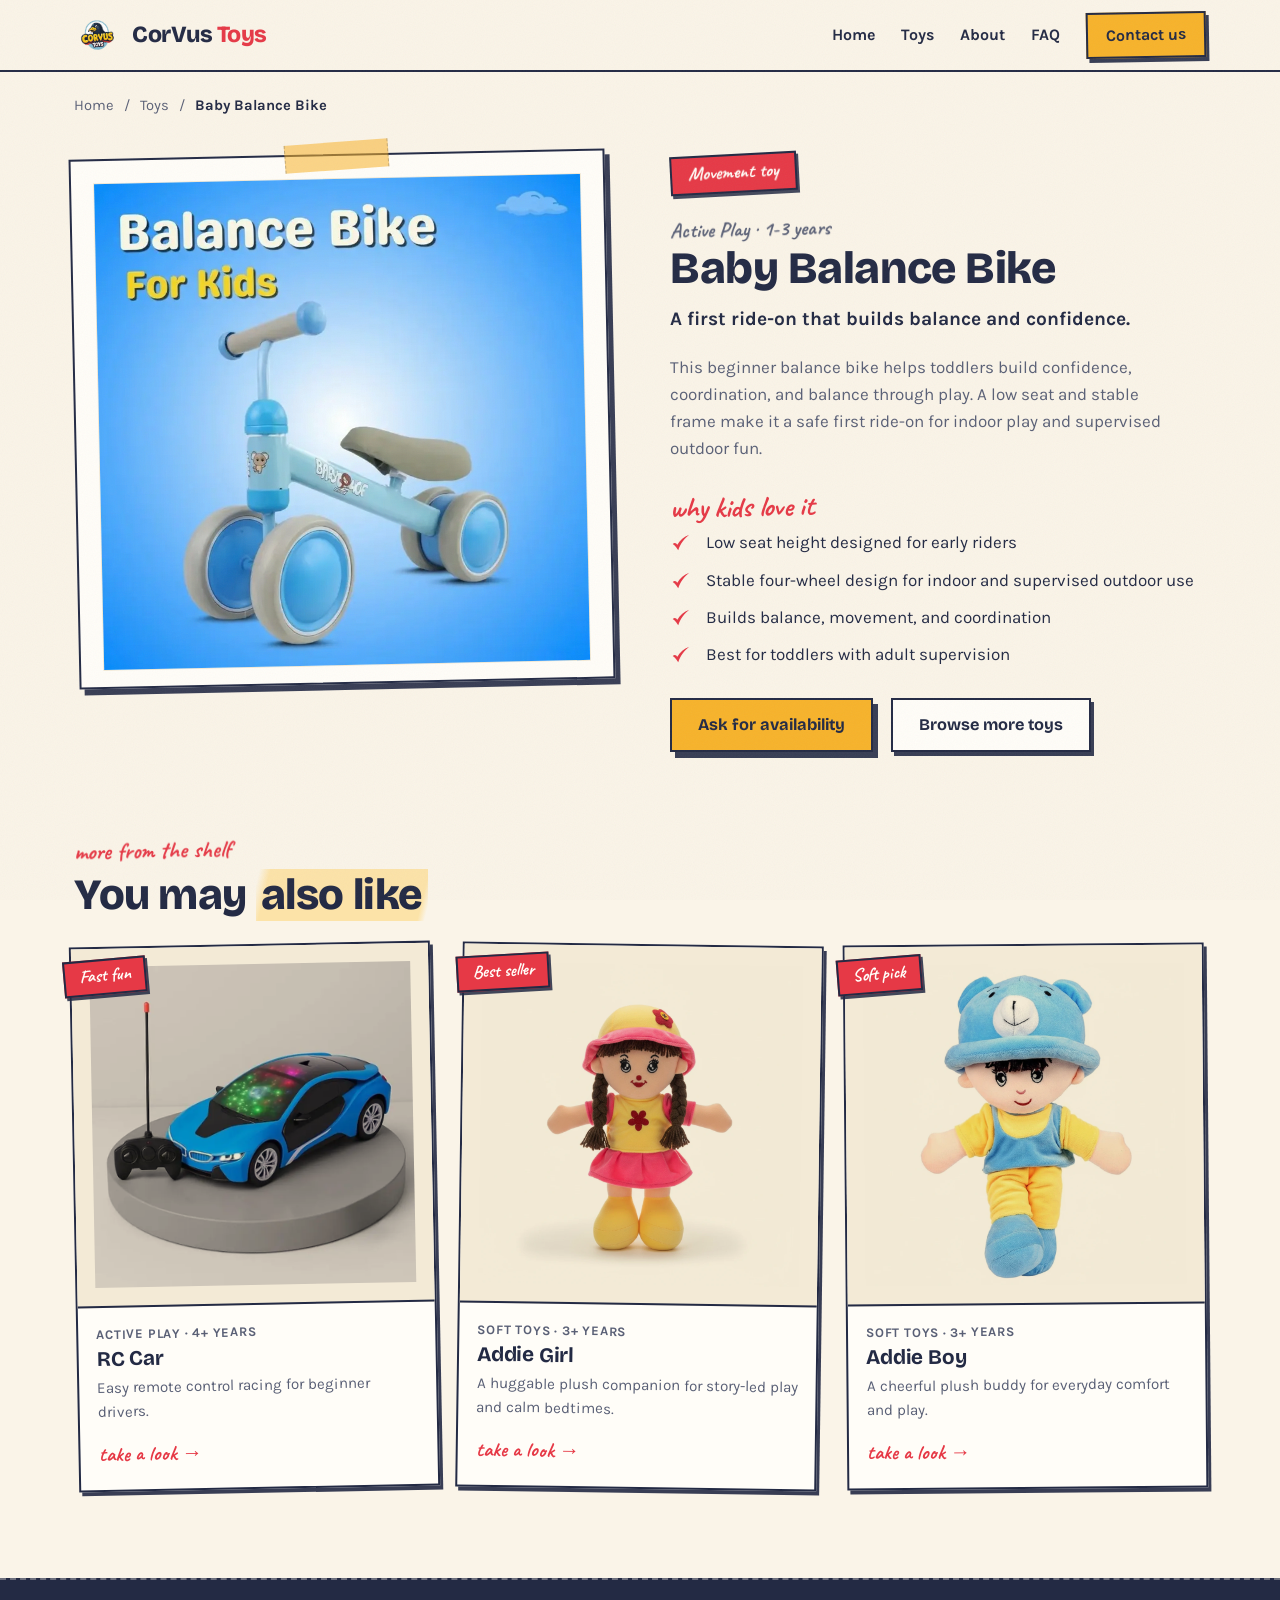
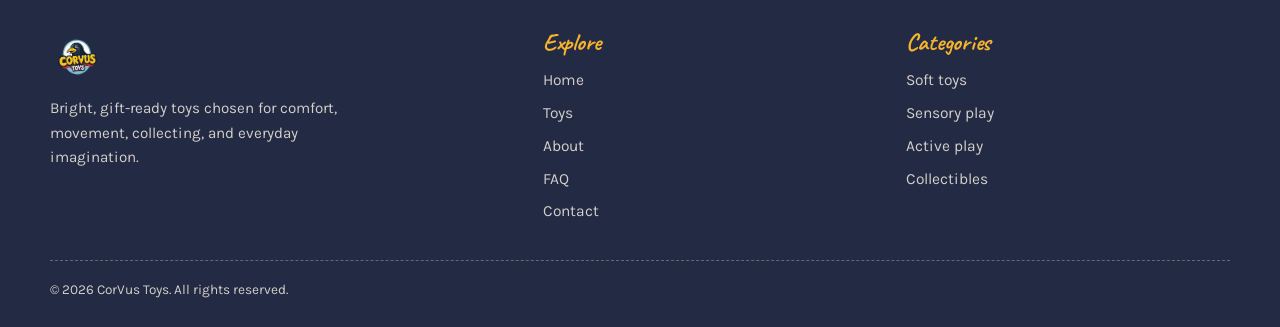
<file: products/baby-balance-bike.html>
<!doctype html>
<html lang="en">
<head>
  <meta charset="UTF-8">
  <meta name="viewport" content="width=device-width, initial-scale=1.0">
  <title>Baby Balance Bike | CorVus Toys</title>
  <meta name="description" content="Shop the Baby Balance Bike for toddlers at CorVus Toys. Low seat, stable ride-on design that builds early balance and coordination through play.">
  <link rel="canonical" href="https://corvustoys.com/products/baby-balance-bike.html">
  <meta property="og:type" content="product">
  <meta property="og:site_name" content="CorVus Toys">
  <meta property="og:title" content="Baby Balance Bike | CorVus Toys">
  <meta property="og:description" content="Shop the Baby Balance Bike for toddlers at CorVus Toys. Low seat, stable ride-on design that builds early balance and coordination through play.">
  <meta property="og:url" content="https://corvustoys.com/products/baby-balance-bike.html">
  <meta property="og:image" content="https://corvustoys.com/assets/products/baby-balance-cycle.webp">
  <meta name="twitter:card" content="summary_large_image">
  <meta name="twitter:title" content="Baby Balance Bike | CorVus Toys">
  <meta name="twitter:description" content="Shop the Baby Balance Bike for toddlers at CorVus Toys. Low seat, stable ride-on design that builds early balance and coordination through play.">
  <meta name="twitter:image" content="https://corvustoys.com/assets/products/baby-balance-cycle.webp">
  <link rel="icon" type="image/png" href="/assets/favicon.png">
  <link rel="apple-touch-icon" href="/assets/favicon.png">
  <link rel="preconnect" href="https://fonts.googleapis.com">
  <link rel="preconnect" href="https://fonts.gstatic.com" crossorigin>
  <link href="https://fonts.googleapis.com/css2?family=Bricolage+Grotesque:opsz,wght@12..96,500;12..96,700;12..96,800&family=Caveat:wght@600;700&family=Karla:ital,wght@0,400;0,600;0,700;1,400&display=swap" rel="stylesheet">
  <link rel="stylesheet" href="/style.css">
  <script type="application/ld+json">
{
  "@context": "https://schema.org",
  "@type": "Product",
  "name": "Baby Balance Bike",
  "description": "This beginner balance bike helps toddlers build confidence, coordination, and balance through play. A low seat and stable frame make it a safe first ride-on for indoor play and supervised outdoor fun.",
  "image": [
    "https://corvustoys.com/assets/products/baby-balance-cycle.webp"
  ],
  "url": "https://corvustoys.com/products/baby-balance-bike.html",
  "category": "Active Play",
  "brand": {
    "@type": "Brand",
    "name": "CorVus Toys"
  },
  "audience": {
    "@type": "PeopleAudience",
    "suggestedMinAge": 1
  }
}
  </script>
  <script type="application/ld+json">
{
  "@context": "https://schema.org",
  "@type": "BreadcrumbList",
  "itemListElement": [
    {
      "@type": "ListItem",
      "position": 1,
      "name": "Home",
      "item": "https://corvustoys.com/"
    },
    {
      "@type": "ListItem",
      "position": 2,
      "name": "Toys",
      "item": "https://corvustoys.com/#products"
    },
    {
      "@type": "ListItem",
      "position": 3,
      "name": "Baby Balance Bike",
      "item": "https://corvustoys.com/products/baby-balance-bike.html"
    }
  ]
}
  </script>
</head>
<body>
  <a class="skip-link" href="#main">Skip to content</a>

  <header class="site-header" data-header>
    <div class="nav-shell">
      <a class="brand" href="/" aria-label="CorVus Toys home">
        <img src="/assets/logo.png" alt="CorVus Toys logo" width="56" height="56">
        <span class="brand__name">CorVus <em>Toys</em></span>
      </a>

      <button class="nav-toggle" type="button" aria-expanded="false" aria-controls="primaryNav" data-nav-toggle>
        <span class="sr-only">Menu</span>
        <span></span><span></span><span></span>
      </button>

      <nav class="site-nav" id="primaryNav" data-nav aria-label="Main navigation">
        <a href="/">Home</a>
        <a href="/#products">Toys</a>
        <a href="/#about">About</a>
        <a href="/#faq">FAQ</a>
        <a class="nav-cta" href="/#contact">Contact us</a>
      </nav>
    </div>
  </header>

  <main id="main">
    <nav class="breadcrumbs" aria-label="Breadcrumb">
      <a href="/">Home</a>
      <span aria-hidden="true">/</span>
      <a href="/#products">Toys</a>
      <span aria-hidden="true">/</span>
      <span aria-current="page">Baby Balance Bike</span>
    </nav>

    <section class="product-detail">
      <div class="product-gallery">
          <div class="main-image">
            <img id="mainProductImage" src="/assets/products/baby-balance-cycle.webp" alt="Baby Balance Bike" width="800" height="800">
          </div>
      </div>

      <article class="product-info">
        <span class="product-badge">Movement toy</span>
        <p class="eyebrow">Active Play · 1-3 years</p>
        <h1>Baby Balance Bike</h1>
        <p class="product-tagline">A first ride-on that builds balance and confidence.</p>
        <p class="product-description">This beginner balance bike helps toddlers build confidence, coordination, and balance through play. A low seat and stable frame make it a safe first ride-on for indoor play and supervised outdoor fun.</p>

        <h2 class="product-info__subhead">why kids love it</h2>
        <ul class="product-highlights">
            <li>Low seat height designed for early riders</li>
            <li>Stable four-wheel design for indoor and supervised outdoor use</li>
            <li>Builds balance, movement, and coordination</li>
            <li>Best for toddlers with adult supervision</li>
        </ul>

        <div class="product-actions">
          <a class="button button--primary" href="/?product=baby-balance-bike#contact">Ask for availability</a>
          <a class="button button--ghost" href="/#products">Browse more toys</a>
        </div>
      </article>
    </section>

    <section class="related-section">
      <div class="section-heading">
        <p class="eyebrow">more from the shelf</p>
        <h2>You may <span class="mark-yellow">also like</span></h2>
      </div>
      <div class="product-grid product-grid--compact">
        <a class="product-card reveal" href="/products/remote-control-car.html" data-category="active-play">
          <div class="product-card__image">
            <span class="product-card__badge">Fast fun</span>
            <img src="/assets/products/remote-control-car.webp" alt="Remote Control Car" loading="lazy" width="600" height="600">
          </div>
          <div class="product-card__body">
            <span class="product-card__meta">Active Play · 4+ years</span>
            <h3>RC Car</h3>
            <p>Easy remote control racing for beginner drivers.</p>
            <span class="product-card__cta">take a look <span aria-hidden="true">&rarr;</span></span>
          </div>
        </a>
        <a class="product-card reveal" href="/products/addie-girl.html" data-category="soft-toys">
          <div class="product-card__image">
            <span class="product-card__badge">Best seller</span>
            <img src="/assets/products/addie-girl/main.webp" alt="Addie Girl Soft Toy" loading="lazy" width="600" height="600">
          </div>
          <div class="product-card__body">
            <span class="product-card__meta">Soft Toys · 3+ years</span>
            <h3>Addie Girl</h3>
            <p>A huggable plush companion for story-led play and calm bedtimes.</p>
            <span class="product-card__cta">take a look <span aria-hidden="true">&rarr;</span></span>
          </div>
        </a>
        <a class="product-card reveal" href="/products/addie-boy.html" data-category="soft-toys">
          <div class="product-card__image">
            <span class="product-card__badge">Soft pick</span>
            <img src="/assets/products/addie-boy/main.webp" alt="Addie Boy Soft Toy" loading="lazy" width="600" height="600">
          </div>
          <div class="product-card__body">
            <span class="product-card__meta">Soft Toys · 3+ years</span>
            <h3>Addie Boy</h3>
            <p>A cheerful plush buddy for everyday comfort and play.</p>
            <span class="product-card__cta">take a look <span aria-hidden="true">&rarr;</span></span>
          </div>
        </a>
      </div>
    </section>
  </main>

  <footer class="site-footer">
    <div class="footer-grid">
      <div class="footer-brand">
        <img src="/assets/logo.png" alt="CorVus Toys logo" width="64" height="64">
        <p>Bright, gift-ready toys chosen for comfort, movement, collecting, and everyday imagination.</p>
      </div>
      <nav class="footer-links" aria-label="Footer navigation">
        <h3>Explore</h3>
        <a href="/">Home</a>
        <a href="/#products">Toys</a>
        <a href="/#about">About</a>
        <a href="/#faq">FAQ</a>
        <a href="/#contact">Contact</a>
      </nav>
      <nav class="footer-links" aria-label="Toy categories">
        <h3>Categories</h3>
        <a href="/#products">Soft toys</a>
        <a href="/#products">Sensory play</a>
        <a href="/#products">Active play</a>
        <a href="/#products">Collectibles</a>
      </nav>
    </div>
    <p class="footer-note">&copy; 2026 CorVus Toys. All rights reserved.</p>
  </footer>

  <script src="/script.js" defer></script>
</body>
</html>
</file>
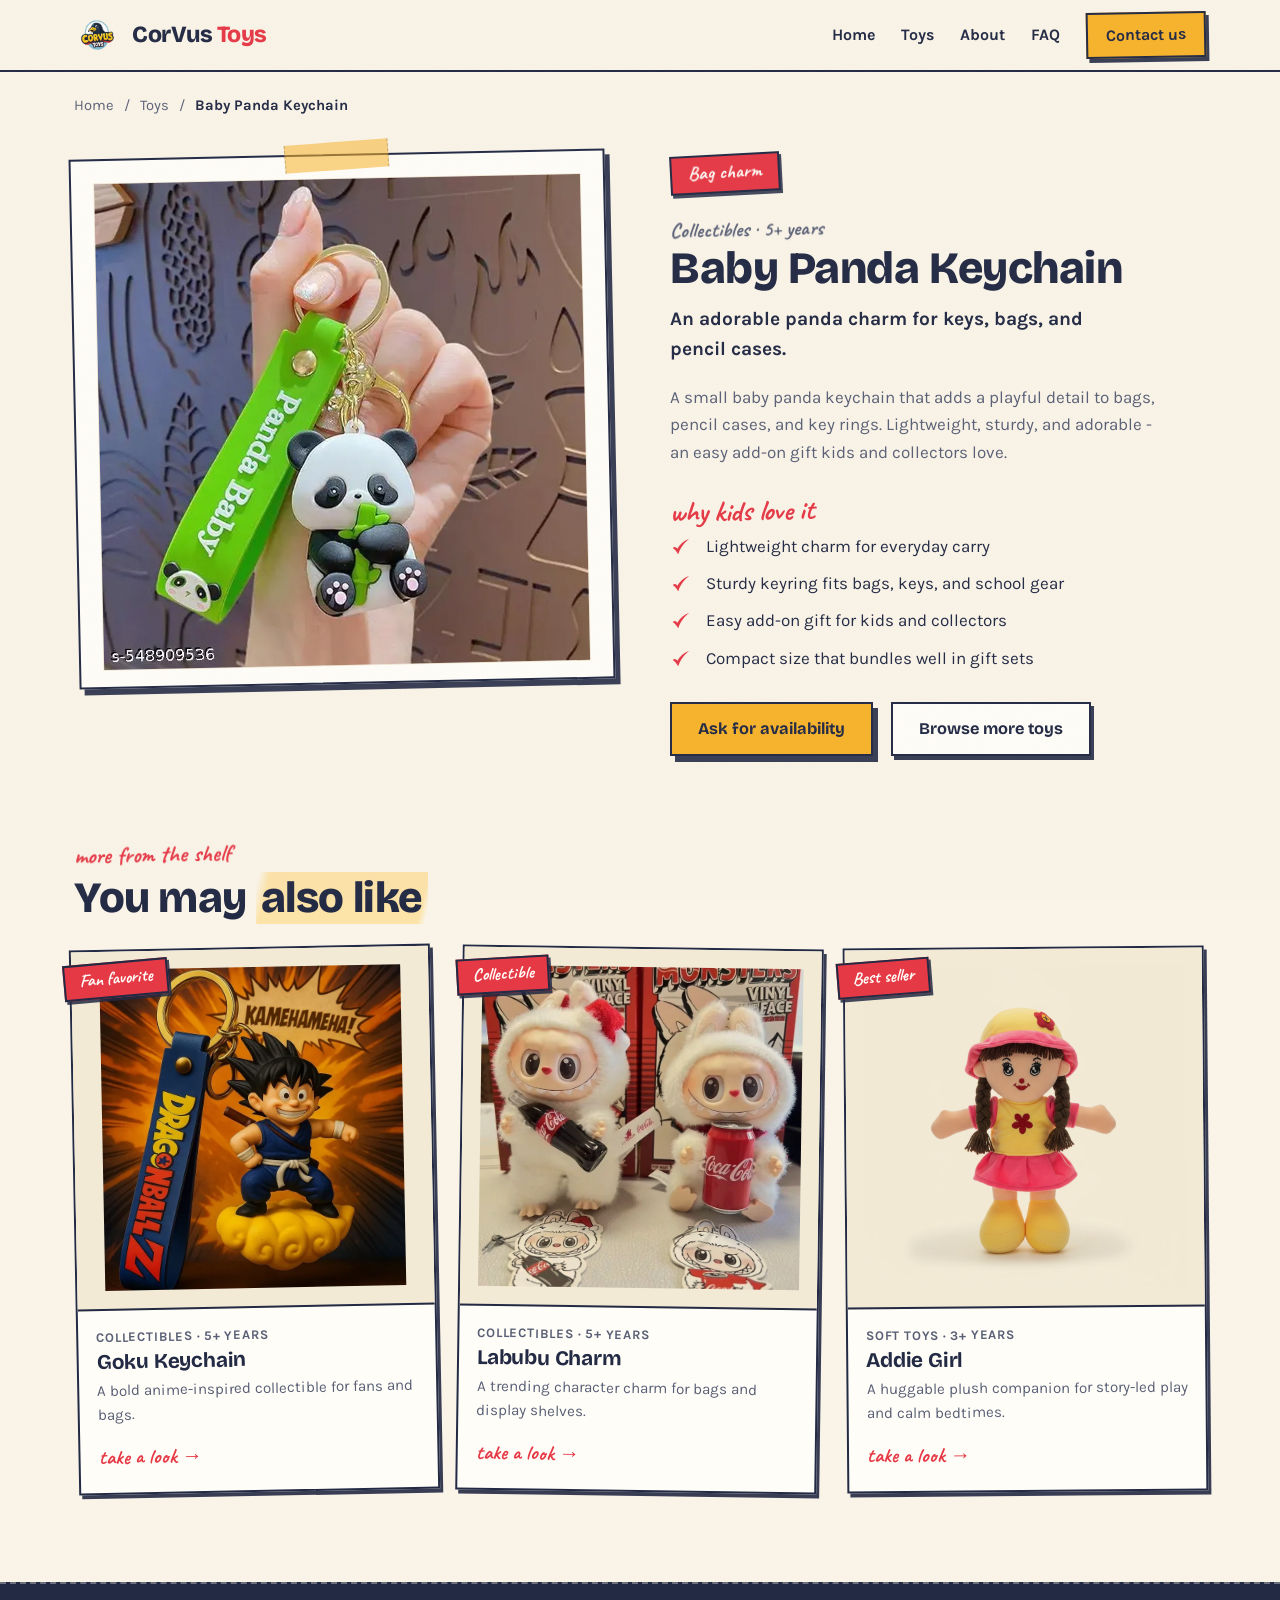
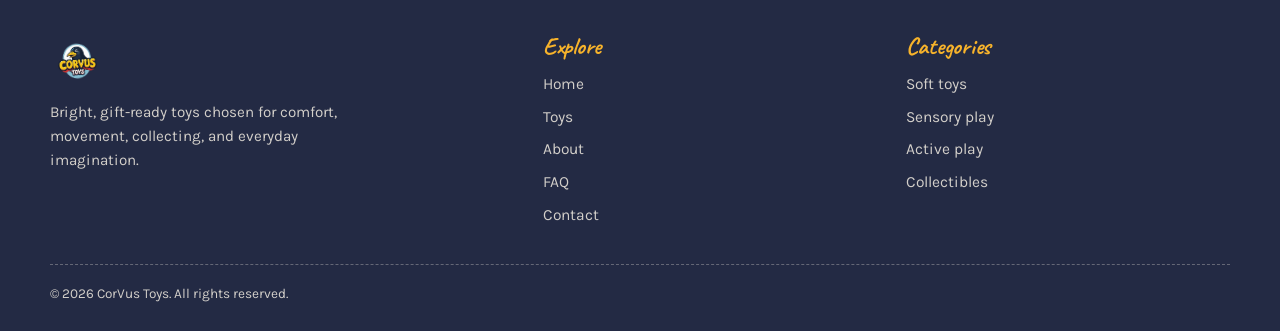
<file: products/baby-panda-keychain.html>
<!doctype html>
<html lang="en">
<head>
  <meta charset="UTF-8">
  <meta name="viewport" content="width=device-width, initial-scale=1.0">
  <title>Baby Panda Keychain | CorVus Toys</title>
  <meta name="description" content="Add the adorable Baby Panda Keychain to your bag or keys. A cute, lightweight collectible charm from CorVus Toys - perfect as a small gift.">
  <link rel="canonical" href="https://corvustoys.com/products/baby-panda-keychain.html">
  <meta property="og:type" content="product">
  <meta property="og:site_name" content="CorVus Toys">
  <meta property="og:title" content="Baby Panda Keychain | CorVus Toys">
  <meta property="og:description" content="Add the adorable Baby Panda Keychain to your bag or keys. A cute, lightweight collectible charm from CorVus Toys - perfect as a small gift.">
  <meta property="og:url" content="https://corvustoys.com/products/baby-panda-keychain.html">
  <meta property="og:image" content="https://corvustoys.com/assets/products/baby-panda-keychain.webp">
  <meta name="twitter:card" content="summary_large_image">
  <meta name="twitter:title" content="Baby Panda Keychain | CorVus Toys">
  <meta name="twitter:description" content="Add the adorable Baby Panda Keychain to your bag or keys. A cute, lightweight collectible charm from CorVus Toys - perfect as a small gift.">
  <meta name="twitter:image" content="https://corvustoys.com/assets/products/baby-panda-keychain.webp">
  <link rel="icon" type="image/png" href="/assets/favicon.png">
  <link rel="apple-touch-icon" href="/assets/favicon.png">
  <link rel="preconnect" href="https://fonts.googleapis.com">
  <link rel="preconnect" href="https://fonts.gstatic.com" crossorigin>
  <link href="https://fonts.googleapis.com/css2?family=Bricolage+Grotesque:opsz,wght@12..96,500;12..96,700;12..96,800&family=Caveat:wght@600;700&family=Karla:ital,wght@0,400;0,600;0,700;1,400&display=swap" rel="stylesheet">
  <link rel="stylesheet" href="/style.css">
  <script type="application/ld+json">
{
  "@context": "https://schema.org",
  "@type": "Product",
  "name": "Baby Panda Keychain",
  "description": "A small baby panda keychain that adds a playful detail to bags, pencil cases, and key rings. Lightweight, sturdy, and adorable - an easy add-on gift kids and collectors love.",
  "image": [
    "https://corvustoys.com/assets/products/baby-panda-keychain.webp"
  ],
  "url": "https://corvustoys.com/products/baby-panda-keychain.html",
  "category": "Collectibles",
  "brand": {
    "@type": "Brand",
    "name": "CorVus Toys"
  },
  "audience": {
    "@type": "PeopleAudience",
    "suggestedMinAge": 5
  }
}
  </script>
  <script type="application/ld+json">
{
  "@context": "https://schema.org",
  "@type": "BreadcrumbList",
  "itemListElement": [
    {
      "@type": "ListItem",
      "position": 1,
      "name": "Home",
      "item": "https://corvustoys.com/"
    },
    {
      "@type": "ListItem",
      "position": 2,
      "name": "Toys",
      "item": "https://corvustoys.com/#products"
    },
    {
      "@type": "ListItem",
      "position": 3,
      "name": "Baby Panda Keychain",
      "item": "https://corvustoys.com/products/baby-panda-keychain.html"
    }
  ]
}
  </script>
</head>
<body>
  <a class="skip-link" href="#main">Skip to content</a>

  <header class="site-header" data-header>
    <div class="nav-shell">
      <a class="brand" href="/" aria-label="CorVus Toys home">
        <img src="/assets/logo.png" alt="CorVus Toys logo" width="56" height="56">
        <span class="brand__name">CorVus <em>Toys</em></span>
      </a>

      <button class="nav-toggle" type="button" aria-expanded="false" aria-controls="primaryNav" data-nav-toggle>
        <span class="sr-only">Menu</span>
        <span></span><span></span><span></span>
      </button>

      <nav class="site-nav" id="primaryNav" data-nav aria-label="Main navigation">
        <a href="/">Home</a>
        <a href="/#products">Toys</a>
        <a href="/#about">About</a>
        <a href="/#faq">FAQ</a>
        <a class="nav-cta" href="/#contact">Contact us</a>
      </nav>
    </div>
  </header>

  <main id="main">
    <nav class="breadcrumbs" aria-label="Breadcrumb">
      <a href="/">Home</a>
      <span aria-hidden="true">/</span>
      <a href="/#products">Toys</a>
      <span aria-hidden="true">/</span>
      <span aria-current="page">Baby Panda Keychain</span>
    </nav>

    <section class="product-detail">
      <div class="product-gallery">
          <div class="main-image">
            <img id="mainProductImage" src="/assets/products/baby-panda-keychain.webp" alt="Baby Panda Keychain" width="800" height="800">
          </div>
      </div>

      <article class="product-info">
        <span class="product-badge">Bag charm</span>
        <p class="eyebrow">Collectibles · 5+ years</p>
        <h1>Baby Panda Keychain</h1>
        <p class="product-tagline">An adorable panda charm for keys, bags, and pencil cases.</p>
        <p class="product-description">A small baby panda keychain that adds a playful detail to bags, pencil cases, and key rings. Lightweight, sturdy, and adorable - an easy add-on gift kids and collectors love.</p>

        <h2 class="product-info__subhead">why kids love it</h2>
        <ul class="product-highlights">
            <li>Lightweight charm for everyday carry</li>
            <li>Sturdy keyring fits bags, keys, and school gear</li>
            <li>Easy add-on gift for kids and collectors</li>
            <li>Compact size that bundles well in gift sets</li>
        </ul>

        <div class="product-actions">
          <a class="button button--primary" href="/?product=baby-panda-keychain#contact">Ask for availability</a>
          <a class="button button--ghost" href="/#products">Browse more toys</a>
        </div>
      </article>
    </section>

    <section class="related-section">
      <div class="section-heading">
        <p class="eyebrow">more from the shelf</p>
        <h2>You may <span class="mark-yellow">also like</span></h2>
      </div>
      <div class="product-grid product-grid--compact">
        <a class="product-card reveal" href="/products/goku-keychain.html" data-category="collectibles">
          <div class="product-card__image">
            <span class="product-card__badge">Fan favorite</span>
            <img src="/assets/products/goku.webp" alt="Goku Keychain" loading="lazy" width="600" height="600">
          </div>
          <div class="product-card__body">
            <span class="product-card__meta">Collectibles · 5+ years</span>
            <h3>Goku Keychain</h3>
            <p>A bold anime-inspired collectible for fans and bags.</p>
            <span class="product-card__cta">take a look <span aria-hidden="true">&rarr;</span></span>
          </div>
        </a>
        <a class="product-card reveal" href="/products/labubu-charm.html" data-category="collectibles">
          <div class="product-card__image">
            <span class="product-card__badge">Collectible</span>
            <img src="/assets/products/labubu.webp" alt="Labubu Charm" loading="lazy" width="600" height="600">
          </div>
          <div class="product-card__body">
            <span class="product-card__meta">Collectibles · 5+ years</span>
            <h3>Labubu Charm</h3>
            <p>A trending character charm for bags and display shelves.</p>
            <span class="product-card__cta">take a look <span aria-hidden="true">&rarr;</span></span>
          </div>
        </a>
        <a class="product-card reveal" href="/products/addie-girl.html" data-category="soft-toys">
          <div class="product-card__image">
            <span class="product-card__badge">Best seller</span>
            <img src="/assets/products/addie-girl/main.webp" alt="Addie Girl Soft Toy" loading="lazy" width="600" height="600">
          </div>
          <div class="product-card__body">
            <span class="product-card__meta">Soft Toys · 3+ years</span>
            <h3>Addie Girl</h3>
            <p>A huggable plush companion for story-led play and calm bedtimes.</p>
            <span class="product-card__cta">take a look <span aria-hidden="true">&rarr;</span></span>
          </div>
        </a>
      </div>
    </section>
  </main>

  <footer class="site-footer">
    <div class="footer-grid">
      <div class="footer-brand">
        <img src="/assets/logo.png" alt="CorVus Toys logo" width="64" height="64">
        <p>Bright, gift-ready toys chosen for comfort, movement, collecting, and everyday imagination.</p>
      </div>
      <nav class="footer-links" aria-label="Footer navigation">
        <h3>Explore</h3>
        <a href="/">Home</a>
        <a href="/#products">Toys</a>
        <a href="/#about">About</a>
        <a href="/#faq">FAQ</a>
        <a href="/#contact">Contact</a>
      </nav>
      <nav class="footer-links" aria-label="Toy categories">
        <h3>Categories</h3>
        <a href="/#products">Soft toys</a>
        <a href="/#products">Sensory play</a>
        <a href="/#products">Active play</a>
        <a href="/#products">Collectibles</a>
      </nav>
    </div>
    <p class="footer-note">&copy; 2026 CorVus Toys. All rights reserved.</p>
  </footer>

  <script src="/script.js" defer></script>
</body>
</html>
</file>
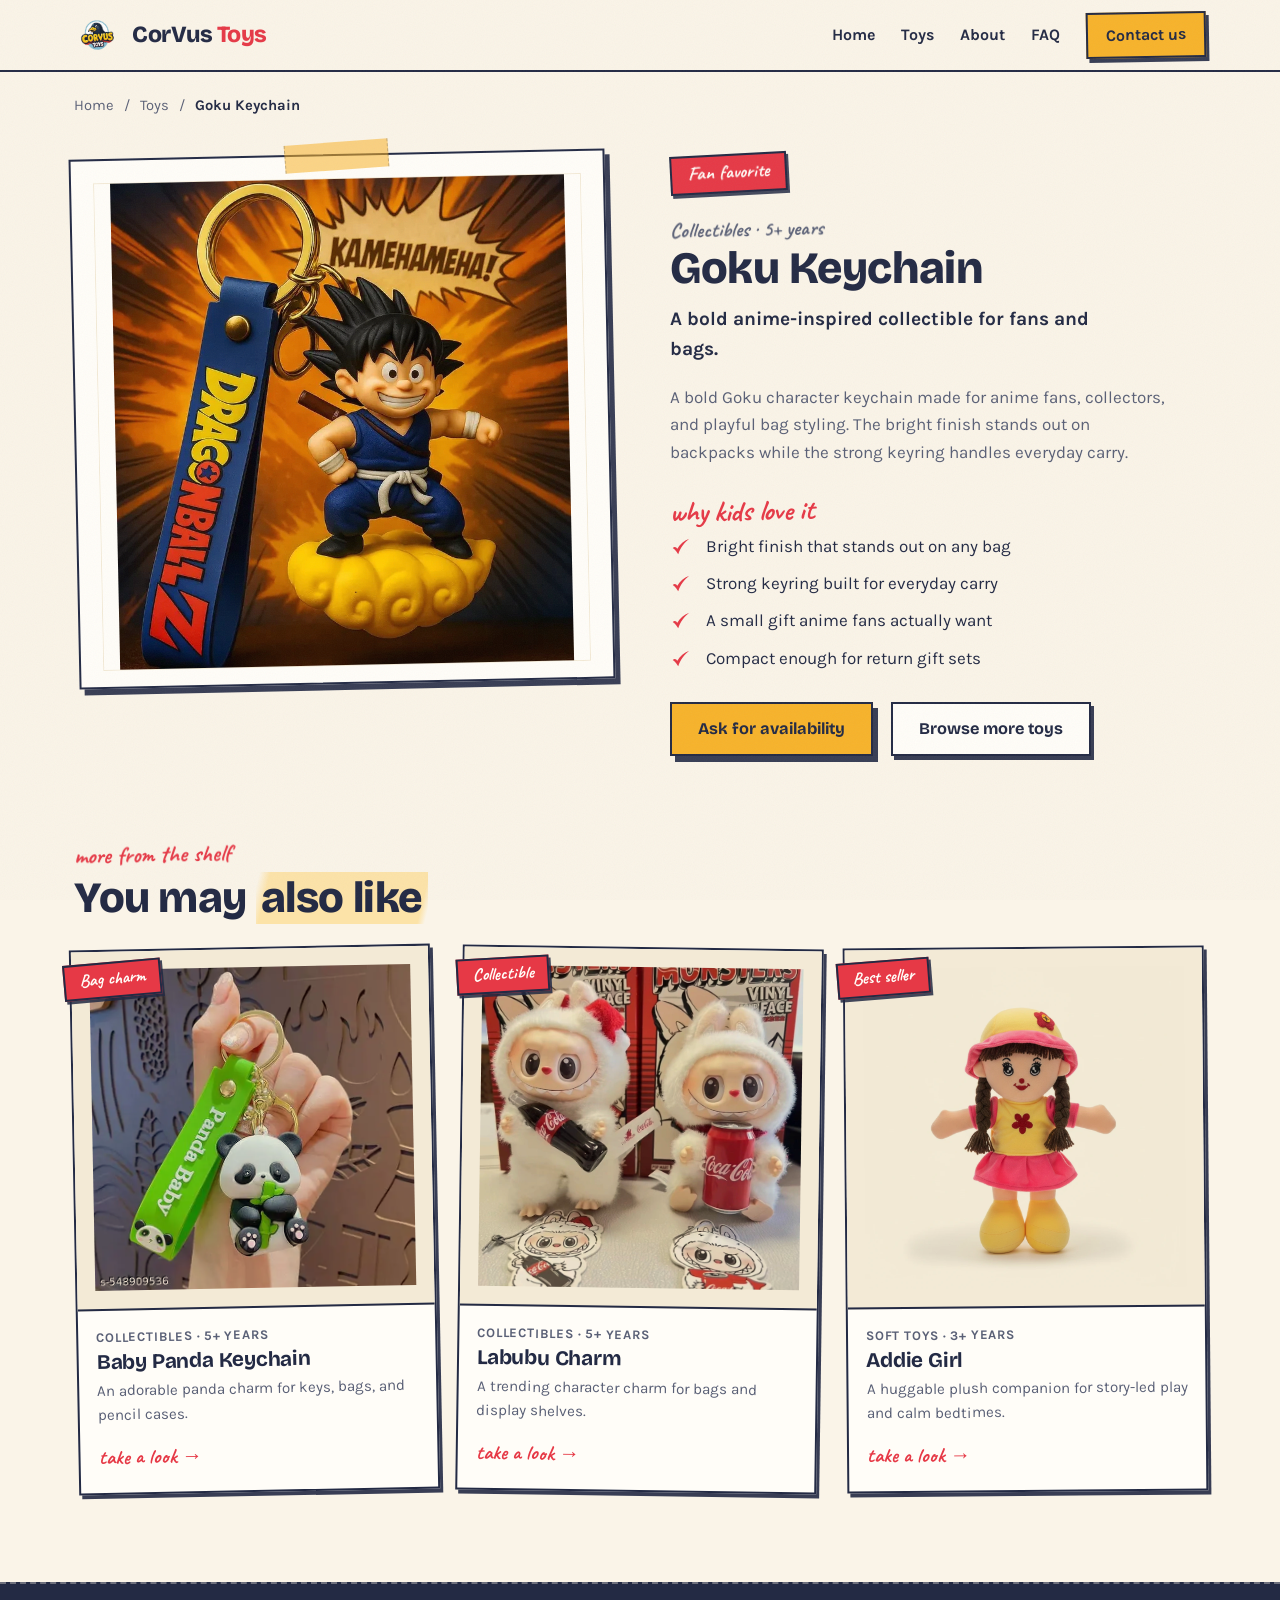
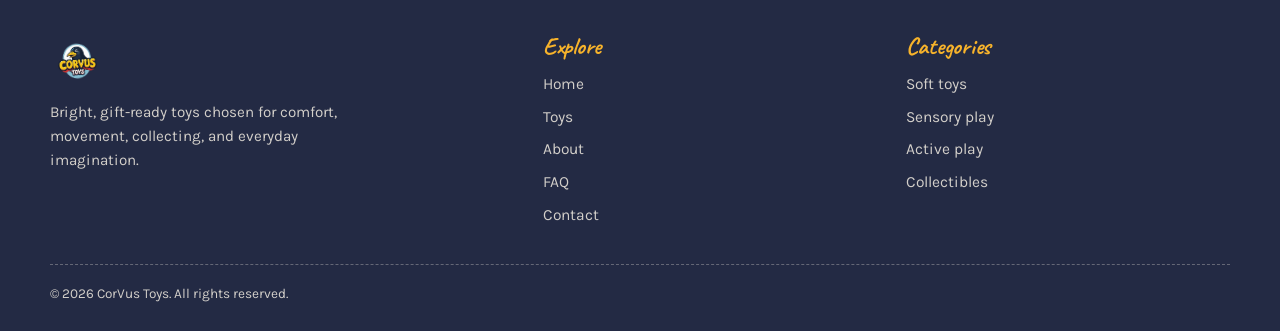
<file: products/goku-keychain.html>
<!doctype html>
<html lang="en">
<head>
  <meta charset="UTF-8">
  <meta name="viewport" content="width=device-width, initial-scale=1.0">
  <title>Goku Keychain | CorVus Toys</title>
  <meta name="description" content="Power up your keys with the Goku Keychain from CorVus Toys. A bold anime collectible charm for fans, backpacks, and gift sets.">
  <link rel="canonical" href="https://corvustoys.com/products/goku-keychain.html">
  <meta property="og:type" content="product">
  <meta property="og:site_name" content="CorVus Toys">
  <meta property="og:title" content="Goku Keychain | CorVus Toys">
  <meta property="og:description" content="Power up your keys with the Goku Keychain from CorVus Toys. A bold anime collectible charm for fans, backpacks, and gift sets.">
  <meta property="og:url" content="https://corvustoys.com/products/goku-keychain.html">
  <meta property="og:image" content="https://corvustoys.com/assets/products/goku.webp">
  <meta name="twitter:card" content="summary_large_image">
  <meta name="twitter:title" content="Goku Keychain | CorVus Toys">
  <meta name="twitter:description" content="Power up your keys with the Goku Keychain from CorVus Toys. A bold anime collectible charm for fans, backpacks, and gift sets.">
  <meta name="twitter:image" content="https://corvustoys.com/assets/products/goku.webp">
  <link rel="icon" type="image/png" href="/assets/favicon.png">
  <link rel="apple-touch-icon" href="/assets/favicon.png">
  <link rel="preconnect" href="https://fonts.googleapis.com">
  <link rel="preconnect" href="https://fonts.gstatic.com" crossorigin>
  <link href="https://fonts.googleapis.com/css2?family=Bricolage+Grotesque:opsz,wght@12..96,500;12..96,700;12..96,800&family=Caveat:wght@600;700&family=Karla:ital,wght@0,400;0,600;0,700;1,400&display=swap" rel="stylesheet">
  <link rel="stylesheet" href="/style.css">
  <script type="application/ld+json">
{
  "@context": "https://schema.org",
  "@type": "Product",
  "name": "Goku Keychain",
  "description": "A bold Goku character keychain made for anime fans, collectors, and playful bag styling. The bright finish stands out on backpacks while the strong keyring handles everyday carry.",
  "image": [
    "https://corvustoys.com/assets/products/goku.webp"
  ],
  "url": "https://corvustoys.com/products/goku-keychain.html",
  "category": "Collectibles",
  "brand": {
    "@type": "Brand",
    "name": "CorVus Toys"
  },
  "audience": {
    "@type": "PeopleAudience",
    "suggestedMinAge": 5
  }
}
  </script>
  <script type="application/ld+json">
{
  "@context": "https://schema.org",
  "@type": "BreadcrumbList",
  "itemListElement": [
    {
      "@type": "ListItem",
      "position": 1,
      "name": "Home",
      "item": "https://corvustoys.com/"
    },
    {
      "@type": "ListItem",
      "position": 2,
      "name": "Toys",
      "item": "https://corvustoys.com/#products"
    },
    {
      "@type": "ListItem",
      "position": 3,
      "name": "Goku Keychain",
      "item": "https://corvustoys.com/products/goku-keychain.html"
    }
  ]
}
  </script>
</head>
<body>
  <a class="skip-link" href="#main">Skip to content</a>

  <header class="site-header" data-header>
    <div class="nav-shell">
      <a class="brand" href="/" aria-label="CorVus Toys home">
        <img src="/assets/logo.png" alt="CorVus Toys logo" width="56" height="56">
        <span class="brand__name">CorVus <em>Toys</em></span>
      </a>

      <button class="nav-toggle" type="button" aria-expanded="false" aria-controls="primaryNav" data-nav-toggle>
        <span class="sr-only">Menu</span>
        <span></span><span></span><span></span>
      </button>

      <nav class="site-nav" id="primaryNav" data-nav aria-label="Main navigation">
        <a href="/">Home</a>
        <a href="/#products">Toys</a>
        <a href="/#about">About</a>
        <a href="/#faq">FAQ</a>
        <a class="nav-cta" href="/#contact">Contact us</a>
      </nav>
    </div>
  </header>

  <main id="main">
    <nav class="breadcrumbs" aria-label="Breadcrumb">
      <a href="/">Home</a>
      <span aria-hidden="true">/</span>
      <a href="/#products">Toys</a>
      <span aria-hidden="true">/</span>
      <span aria-current="page">Goku Keychain</span>
    </nav>

    <section class="product-detail">
      <div class="product-gallery">
          <div class="main-image">
            <img id="mainProductImage" src="/assets/products/goku.webp" alt="Goku Keychain" width="800" height="800">
          </div>
      </div>

      <article class="product-info">
        <span class="product-badge">Fan favorite</span>
        <p class="eyebrow">Collectibles · 5+ years</p>
        <h1>Goku Keychain</h1>
        <p class="product-tagline">A bold anime-inspired collectible for fans and bags.</p>
        <p class="product-description">A bold Goku character keychain made for anime fans, collectors, and playful bag styling. The bright finish stands out on backpacks while the strong keyring handles everyday carry.</p>

        <h2 class="product-info__subhead">why kids love it</h2>
        <ul class="product-highlights">
            <li>Bright finish that stands out on any bag</li>
            <li>Strong keyring built for everyday carry</li>
            <li>A small gift anime fans actually want</li>
            <li>Compact enough for return gift sets</li>
        </ul>

        <div class="product-actions">
          <a class="button button--primary" href="/?product=goku-keychain#contact">Ask for availability</a>
          <a class="button button--ghost" href="/#products">Browse more toys</a>
        </div>
      </article>
    </section>

    <section class="related-section">
      <div class="section-heading">
        <p class="eyebrow">more from the shelf</p>
        <h2>You may <span class="mark-yellow">also like</span></h2>
      </div>
      <div class="product-grid product-grid--compact">
        <a class="product-card reveal" href="/products/baby-panda-keychain.html" data-category="collectibles">
          <div class="product-card__image">
            <span class="product-card__badge">Bag charm</span>
            <img src="/assets/products/baby-panda-keychain.webp" alt="Baby Panda Keychain" loading="lazy" width="600" height="600">
          </div>
          <div class="product-card__body">
            <span class="product-card__meta">Collectibles · 5+ years</span>
            <h3>Baby Panda Keychain</h3>
            <p>An adorable panda charm for keys, bags, and pencil cases.</p>
            <span class="product-card__cta">take a look <span aria-hidden="true">&rarr;</span></span>
          </div>
        </a>
        <a class="product-card reveal" href="/products/labubu-charm.html" data-category="collectibles">
          <div class="product-card__image">
            <span class="product-card__badge">Collectible</span>
            <img src="/assets/products/labubu.webp" alt="Labubu Charm" loading="lazy" width="600" height="600">
          </div>
          <div class="product-card__body">
            <span class="product-card__meta">Collectibles · 5+ years</span>
            <h3>Labubu Charm</h3>
            <p>A trending character charm for bags and display shelves.</p>
            <span class="product-card__cta">take a look <span aria-hidden="true">&rarr;</span></span>
          </div>
        </a>
        <a class="product-card reveal" href="/products/addie-girl.html" data-category="soft-toys">
          <div class="product-card__image">
            <span class="product-card__badge">Best seller</span>
            <img src="/assets/products/addie-girl/main.webp" alt="Addie Girl Soft Toy" loading="lazy" width="600" height="600">
          </div>
          <div class="product-card__body">
            <span class="product-card__meta">Soft Toys · 3+ years</span>
            <h3>Addie Girl</h3>
            <p>A huggable plush companion for story-led play and calm bedtimes.</p>
            <span class="product-card__cta">take a look <span aria-hidden="true">&rarr;</span></span>
          </div>
        </a>
      </div>
    </section>
  </main>

  <footer class="site-footer">
    <div class="footer-grid">
      <div class="footer-brand">
        <img src="/assets/logo.png" alt="CorVus Toys logo" width="64" height="64">
        <p>Bright, gift-ready toys chosen for comfort, movement, collecting, and everyday imagination.</p>
      </div>
      <nav class="footer-links" aria-label="Footer navigation">
        <h3>Explore</h3>
        <a href="/">Home</a>
        <a href="/#products">Toys</a>
        <a href="/#about">About</a>
        <a href="/#faq">FAQ</a>
        <a href="/#contact">Contact</a>
      </nav>
      <nav class="footer-links" aria-label="Toy categories">
        <h3>Categories</h3>
        <a href="/#products">Soft toys</a>
        <a href="/#products">Sensory play</a>
        <a href="/#products">Active play</a>
        <a href="/#products">Collectibles</a>
      </nav>
    </div>
    <p class="footer-note">&copy; 2026 CorVus Toys. All rights reserved.</p>
  </footer>

  <script src="/script.js" defer></script>
</body>
</html>
</file>
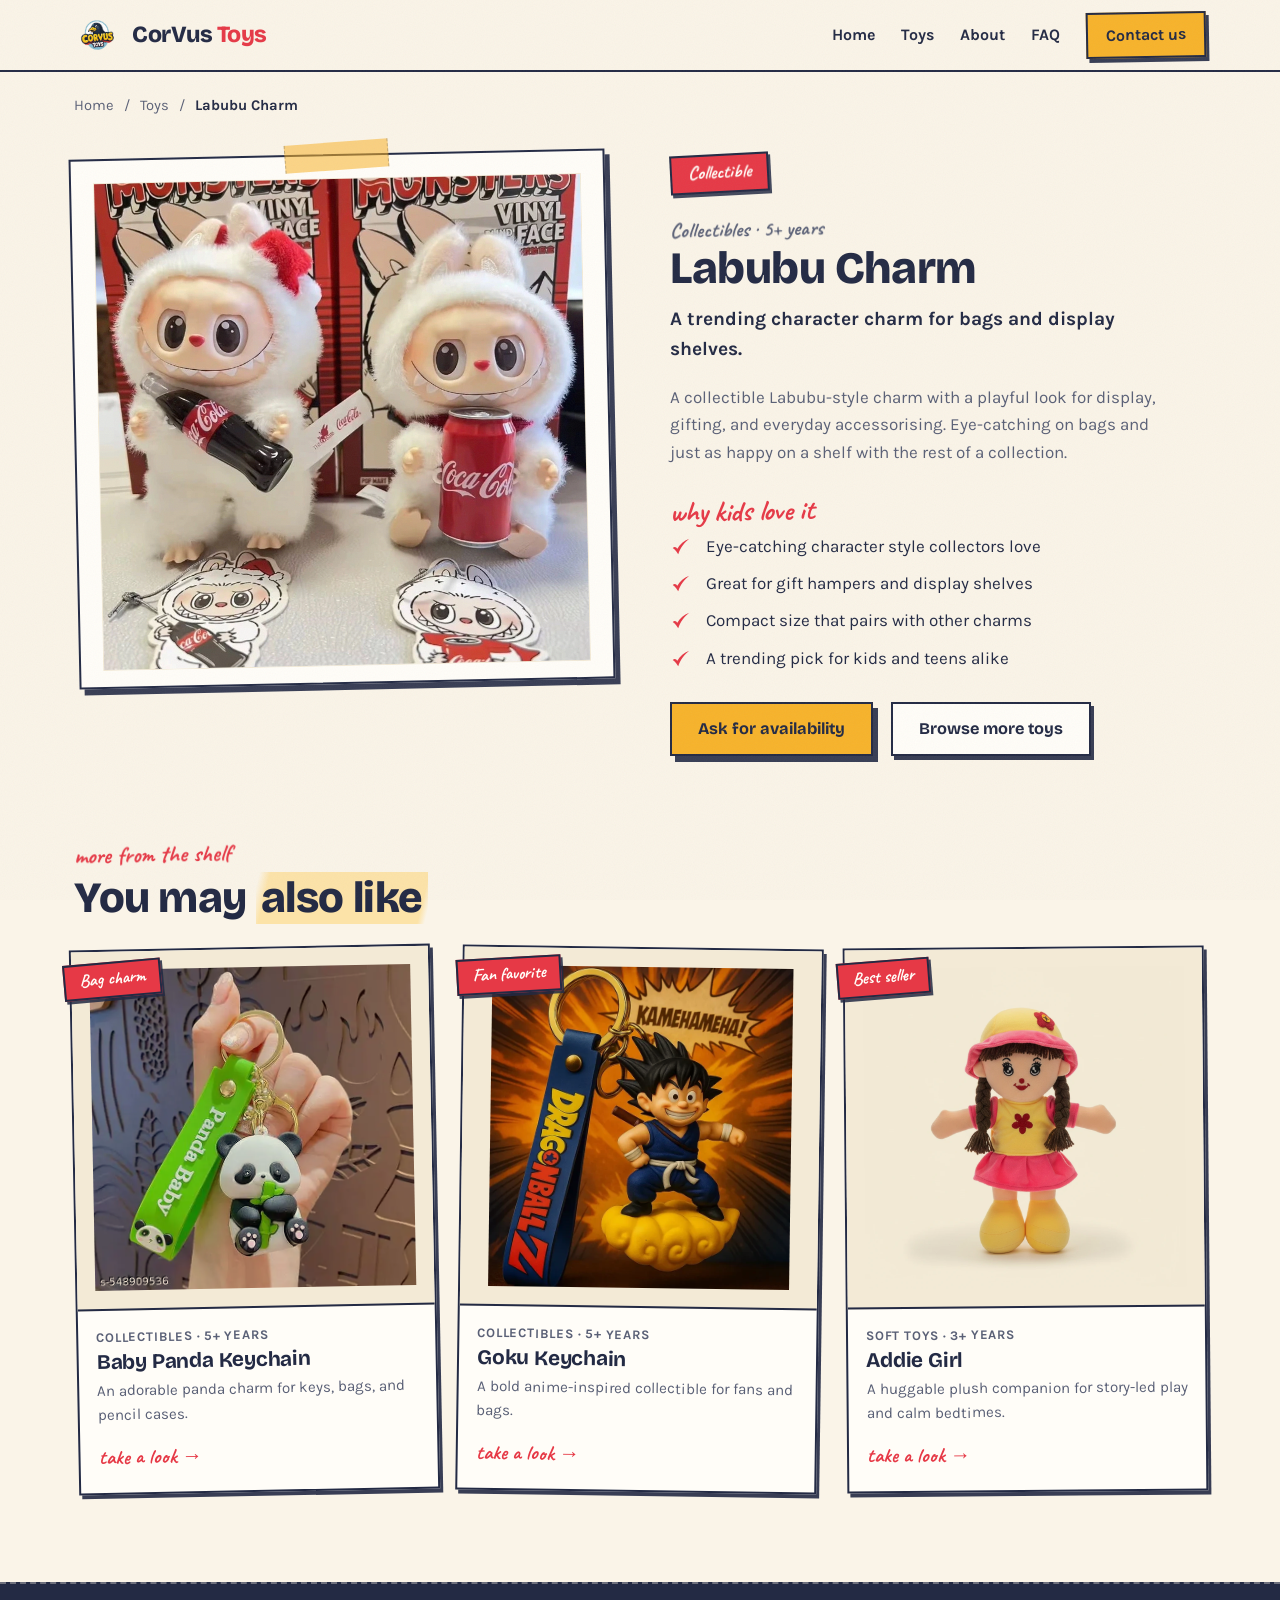
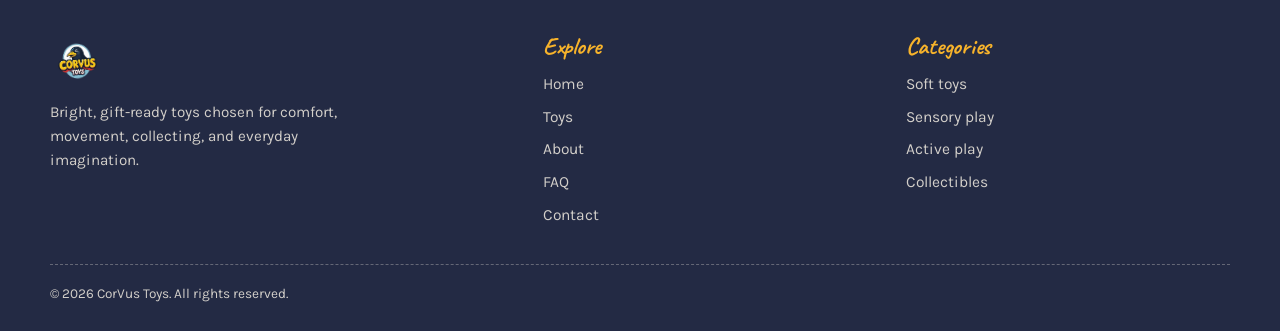
<file: products/labubu-charm.html>
<!doctype html>
<html lang="en">
<head>
  <meta charset="UTF-8">
  <meta name="viewport" content="width=device-width, initial-scale=1.0">
  <title>Labubu Charm | CorVus Toys</title>
  <meta name="description" content="Get the trending Labubu Charm at CorVus Toys. A playful collectible for bags, shelves, and gift hampers that collectors of all ages love.">
  <link rel="canonical" href="https://corvustoys.com/products/labubu-charm.html">
  <meta property="og:type" content="product">
  <meta property="og:site_name" content="CorVus Toys">
  <meta property="og:title" content="Labubu Charm | CorVus Toys">
  <meta property="og:description" content="Get the trending Labubu Charm at CorVus Toys. A playful collectible for bags, shelves, and gift hampers that collectors of all ages love.">
  <meta property="og:url" content="https://corvustoys.com/products/labubu-charm.html">
  <meta property="og:image" content="https://corvustoys.com/assets/products/labubu.webp">
  <meta name="twitter:card" content="summary_large_image">
  <meta name="twitter:title" content="Labubu Charm | CorVus Toys">
  <meta name="twitter:description" content="Get the trending Labubu Charm at CorVus Toys. A playful collectible for bags, shelves, and gift hampers that collectors of all ages love.">
  <meta name="twitter:image" content="https://corvustoys.com/assets/products/labubu.webp">
  <link rel="icon" type="image/png" href="/assets/favicon.png">
  <link rel="apple-touch-icon" href="/assets/favicon.png">
  <link rel="preconnect" href="https://fonts.googleapis.com">
  <link rel="preconnect" href="https://fonts.gstatic.com" crossorigin>
  <link href="https://fonts.googleapis.com/css2?family=Bricolage+Grotesque:opsz,wght@12..96,500;12..96,700;12..96,800&family=Caveat:wght@600;700&family=Karla:ital,wght@0,400;0,600;0,700;1,400&display=swap" rel="stylesheet">
  <link rel="stylesheet" href="/style.css">
  <script type="application/ld+json">
{
  "@context": "https://schema.org",
  "@type": "Product",
  "name": "Labubu Charm",
  "description": "A collectible Labubu-style charm with a playful look for display, gifting, and everyday accessorising. Eye-catching on bags and just as happy on a shelf with the rest of a collection.",
  "image": [
    "https://corvustoys.com/assets/products/labubu.webp"
  ],
  "url": "https://corvustoys.com/products/labubu-charm.html",
  "category": "Collectibles",
  "brand": {
    "@type": "Brand",
    "name": "CorVus Toys"
  },
  "audience": {
    "@type": "PeopleAudience",
    "suggestedMinAge": 5
  }
}
  </script>
  <script type="application/ld+json">
{
  "@context": "https://schema.org",
  "@type": "BreadcrumbList",
  "itemListElement": [
    {
      "@type": "ListItem",
      "position": 1,
      "name": "Home",
      "item": "https://corvustoys.com/"
    },
    {
      "@type": "ListItem",
      "position": 2,
      "name": "Toys",
      "item": "https://corvustoys.com/#products"
    },
    {
      "@type": "ListItem",
      "position": 3,
      "name": "Labubu Charm",
      "item": "https://corvustoys.com/products/labubu-charm.html"
    }
  ]
}
  </script>
</head>
<body>
  <a class="skip-link" href="#main">Skip to content</a>

  <header class="site-header" data-header>
    <div class="nav-shell">
      <a class="brand" href="/" aria-label="CorVus Toys home">
        <img src="/assets/logo.png" alt="CorVus Toys logo" width="56" height="56">
        <span class="brand__name">CorVus <em>Toys</em></span>
      </a>

      <button class="nav-toggle" type="button" aria-expanded="false" aria-controls="primaryNav" data-nav-toggle>
        <span class="sr-only">Menu</span>
        <span></span><span></span><span></span>
      </button>

      <nav class="site-nav" id="primaryNav" data-nav aria-label="Main navigation">
        <a href="/">Home</a>
        <a href="/#products">Toys</a>
        <a href="/#about">About</a>
        <a href="/#faq">FAQ</a>
        <a class="nav-cta" href="/#contact">Contact us</a>
      </nav>
    </div>
  </header>

  <main id="main">
    <nav class="breadcrumbs" aria-label="Breadcrumb">
      <a href="/">Home</a>
      <span aria-hidden="true">/</span>
      <a href="/#products">Toys</a>
      <span aria-hidden="true">/</span>
      <span aria-current="page">Labubu Charm</span>
    </nav>

    <section class="product-detail">
      <div class="product-gallery">
          <div class="main-image">
            <img id="mainProductImage" src="/assets/products/labubu.webp" alt="Labubu Charm" width="800" height="800">
          </div>
      </div>

      <article class="product-info">
        <span class="product-badge">Collectible</span>
        <p class="eyebrow">Collectibles · 5+ years</p>
        <h1>Labubu Charm</h1>
        <p class="product-tagline">A trending character charm for bags and display shelves.</p>
        <p class="product-description">A collectible Labubu-style charm with a playful look for display, gifting, and everyday accessorising. Eye-catching on bags and just as happy on a shelf with the rest of a collection.</p>

        <h2 class="product-info__subhead">why kids love it</h2>
        <ul class="product-highlights">
            <li>Eye-catching character style collectors love</li>
            <li>Great for gift hampers and display shelves</li>
            <li>Compact size that pairs with other charms</li>
            <li>A trending pick for kids and teens alike</li>
        </ul>

        <div class="product-actions">
          <a class="button button--primary" href="/?product=labubu-charm#contact">Ask for availability</a>
          <a class="button button--ghost" href="/#products">Browse more toys</a>
        </div>
      </article>
    </section>

    <section class="related-section">
      <div class="section-heading">
        <p class="eyebrow">more from the shelf</p>
        <h2>You may <span class="mark-yellow">also like</span></h2>
      </div>
      <div class="product-grid product-grid--compact">
        <a class="product-card reveal" href="/products/baby-panda-keychain.html" data-category="collectibles">
          <div class="product-card__image">
            <span class="product-card__badge">Bag charm</span>
            <img src="/assets/products/baby-panda-keychain.webp" alt="Baby Panda Keychain" loading="lazy" width="600" height="600">
          </div>
          <div class="product-card__body">
            <span class="product-card__meta">Collectibles · 5+ years</span>
            <h3>Baby Panda Keychain</h3>
            <p>An adorable panda charm for keys, bags, and pencil cases.</p>
            <span class="product-card__cta">take a look <span aria-hidden="true">&rarr;</span></span>
          </div>
        </a>
        <a class="product-card reveal" href="/products/goku-keychain.html" data-category="collectibles">
          <div class="product-card__image">
            <span class="product-card__badge">Fan favorite</span>
            <img src="/assets/products/goku.webp" alt="Goku Keychain" loading="lazy" width="600" height="600">
          </div>
          <div class="product-card__body">
            <span class="product-card__meta">Collectibles · 5+ years</span>
            <h3>Goku Keychain</h3>
            <p>A bold anime-inspired collectible for fans and bags.</p>
            <span class="product-card__cta">take a look <span aria-hidden="true">&rarr;</span></span>
          </div>
        </a>
        <a class="product-card reveal" href="/products/addie-girl.html" data-category="soft-toys">
          <div class="product-card__image">
            <span class="product-card__badge">Best seller</span>
            <img src="/assets/products/addie-girl/main.webp" alt="Addie Girl Soft Toy" loading="lazy" width="600" height="600">
          </div>
          <div class="product-card__body">
            <span class="product-card__meta">Soft Toys · 3+ years</span>
            <h3>Addie Girl</h3>
            <p>A huggable plush companion for story-led play and calm bedtimes.</p>
            <span class="product-card__cta">take a look <span aria-hidden="true">&rarr;</span></span>
          </div>
        </a>
      </div>
    </section>
  </main>

  <footer class="site-footer">
    <div class="footer-grid">
      <div class="footer-brand">
        <img src="/assets/logo.png" alt="CorVus Toys logo" width="64" height="64">
        <p>Bright, gift-ready toys chosen for comfort, movement, collecting, and everyday imagination.</p>
      </div>
      <nav class="footer-links" aria-label="Footer navigation">
        <h3>Explore</h3>
        <a href="/">Home</a>
        <a href="/#products">Toys</a>
        <a href="/#about">About</a>
        <a href="/#faq">FAQ</a>
        <a href="/#contact">Contact</a>
      </nav>
      <nav class="footer-links" aria-label="Toy categories">
        <h3>Categories</h3>
        <a href="/#products">Soft toys</a>
        <a href="/#products">Sensory play</a>
        <a href="/#products">Active play</a>
        <a href="/#products">Collectibles</a>
      </nav>
    </div>
    <p class="footer-note">&copy; 2026 CorVus Toys. All rights reserved.</p>
  </footer>

  <script src="/script.js" defer></script>
</body>
</html>
</file>
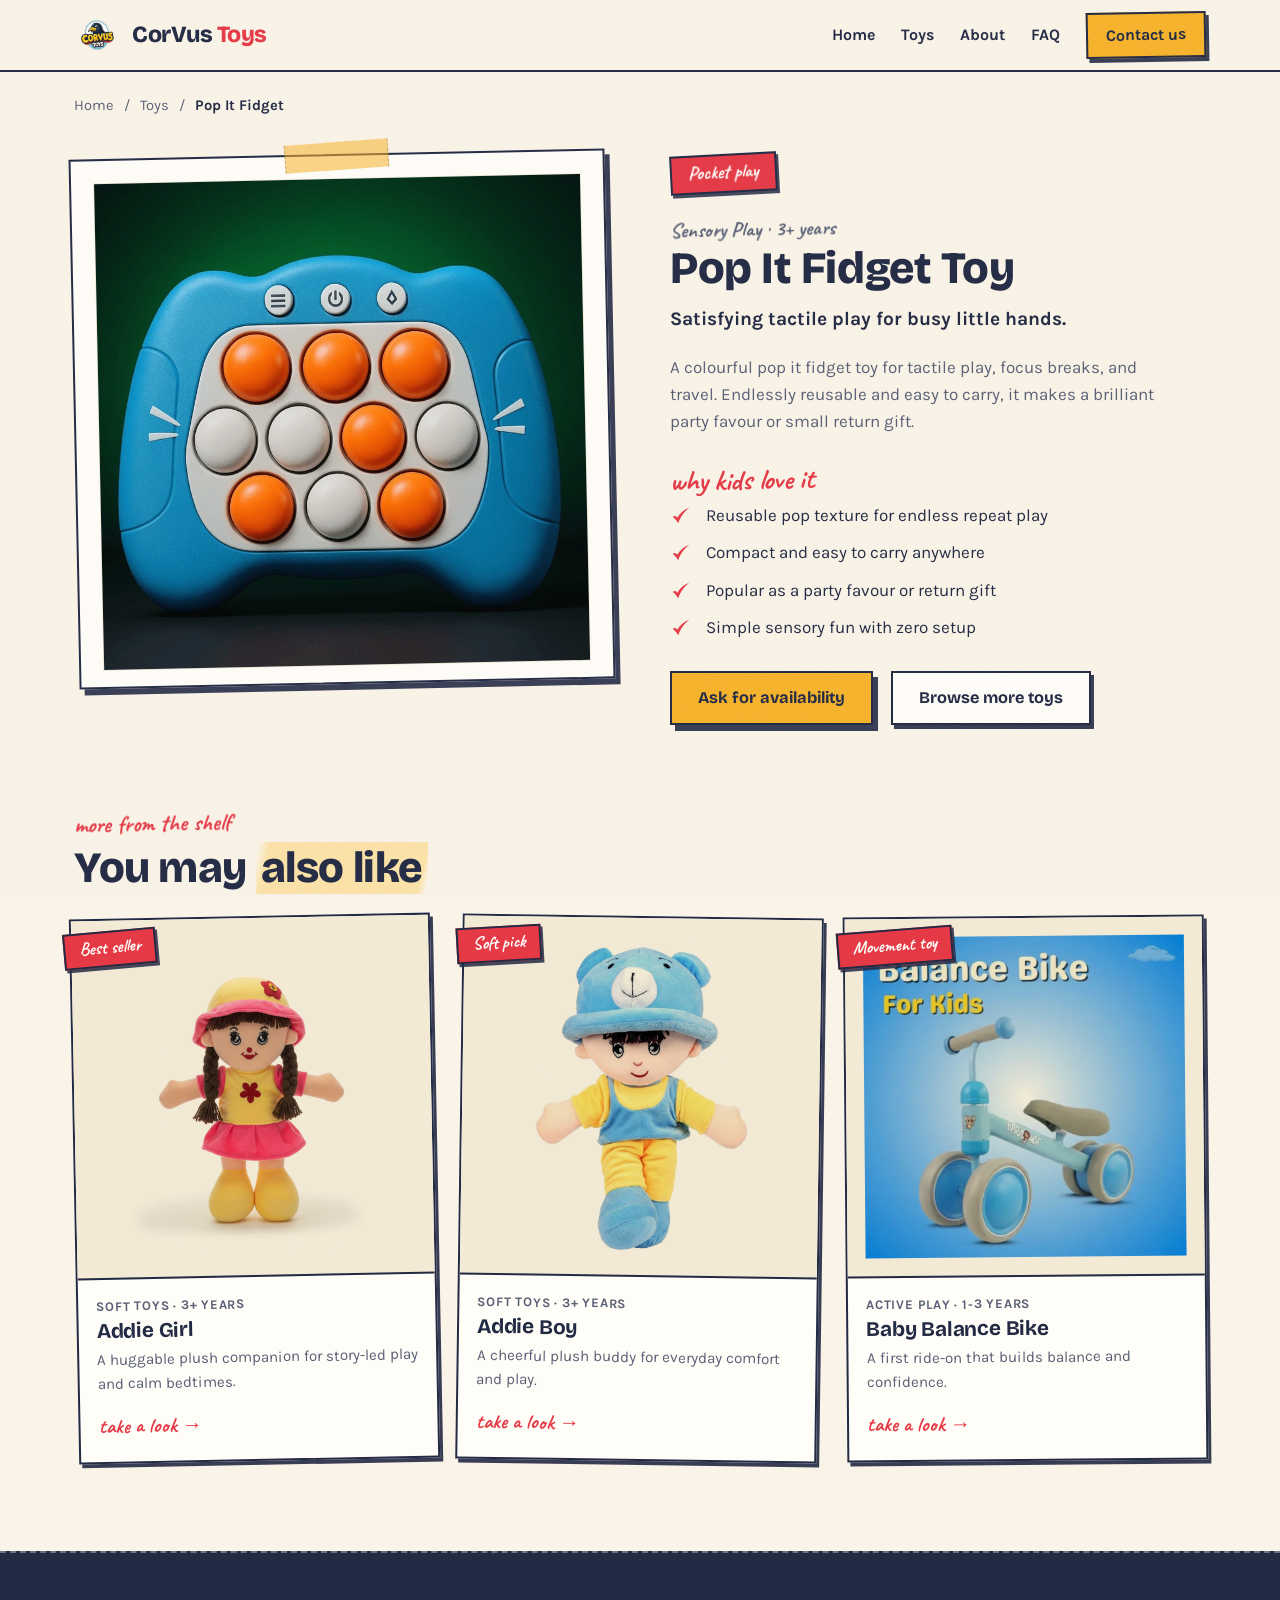
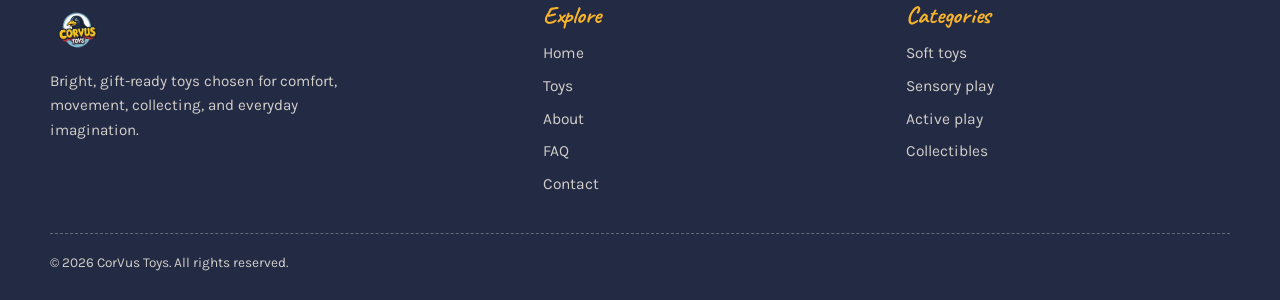
<file: products/pop-it-fidget.html>
<!doctype html>
<html lang="en">
<head>
  <meta charset="UTF-8">
  <meta name="viewport" content="width=device-width, initial-scale=1.0">
  <title>Pop It Fidget Toy | CorVus Toys</title>
  <meta name="description" content="Pop, flip, repeat! Get the colourful Pop It Fidget Toy at CorVus Toys. Reusable sensory fun, travel-friendly, and perfect for party favours and return gifts.">
  <link rel="canonical" href="https://corvustoys.com/products/pop-it-fidget.html">
  <meta property="og:type" content="product">
  <meta property="og:site_name" content="CorVus Toys">
  <meta property="og:title" content="Pop It Fidget Toy | CorVus Toys">
  <meta property="og:description" content="Pop, flip, repeat! Get the colourful Pop It Fidget Toy at CorVus Toys. Reusable sensory fun, travel-friendly, and perfect for party favours and return gifts.">
  <meta property="og:url" content="https://corvustoys.com/products/pop-it-fidget.html">
  <meta property="og:image" content="https://corvustoys.com/assets/products/pop-it.webp">
  <meta name="twitter:card" content="summary_large_image">
  <meta name="twitter:title" content="Pop It Fidget Toy | CorVus Toys">
  <meta name="twitter:description" content="Pop, flip, repeat! Get the colourful Pop It Fidget Toy at CorVus Toys. Reusable sensory fun, travel-friendly, and perfect for party favours and return gifts.">
  <meta name="twitter:image" content="https://corvustoys.com/assets/products/pop-it.webp">
  <link rel="icon" type="image/png" href="/assets/favicon.png">
  <link rel="apple-touch-icon" href="/assets/favicon.png">
  <link rel="preconnect" href="https://fonts.googleapis.com">
  <link rel="preconnect" href="https://fonts.gstatic.com" crossorigin>
  <link href="https://fonts.googleapis.com/css2?family=Bricolage+Grotesque:opsz,wght@12..96,500;12..96,700;12..96,800&family=Caveat:wght@600;700&family=Karla:ital,wght@0,400;0,600;0,700;1,400&display=swap" rel="stylesheet">
  <link rel="stylesheet" href="/style.css">
  <script type="application/ld+json">
{
  "@context": "https://schema.org",
  "@type": "Product",
  "name": "Pop It Fidget Toy",
  "description": "A colourful pop it fidget toy for tactile play, focus breaks, and travel. Endlessly reusable and easy to carry, it makes a brilliant party favour or small return gift.",
  "image": [
    "https://corvustoys.com/assets/products/pop-it.webp"
  ],
  "url": "https://corvustoys.com/products/pop-it-fidget.html",
  "category": "Sensory Play",
  "brand": {
    "@type": "Brand",
    "name": "CorVus Toys"
  },
  "audience": {
    "@type": "PeopleAudience",
    "suggestedMinAge": 3
  }
}
  </script>
  <script type="application/ld+json">
{
  "@context": "https://schema.org",
  "@type": "BreadcrumbList",
  "itemListElement": [
    {
      "@type": "ListItem",
      "position": 1,
      "name": "Home",
      "item": "https://corvustoys.com/"
    },
    {
      "@type": "ListItem",
      "position": 2,
      "name": "Toys",
      "item": "https://corvustoys.com/#products"
    },
    {
      "@type": "ListItem",
      "position": 3,
      "name": "Pop It Fidget Toy",
      "item": "https://corvustoys.com/products/pop-it-fidget.html"
    }
  ]
}
  </script>
</head>
<body>
  <a class="skip-link" href="#main">Skip to content</a>

  <header class="site-header" data-header>
    <div class="nav-shell">
      <a class="brand" href="/" aria-label="CorVus Toys home">
        <img src="/assets/logo.png" alt="CorVus Toys logo" width="56" height="56">
        <span class="brand__name">CorVus <em>Toys</em></span>
      </a>

      <button class="nav-toggle" type="button" aria-expanded="false" aria-controls="primaryNav" data-nav-toggle>
        <span class="sr-only">Menu</span>
        <span></span><span></span><span></span>
      </button>

      <nav class="site-nav" id="primaryNav" data-nav aria-label="Main navigation">
        <a href="/">Home</a>
        <a href="/#products">Toys</a>
        <a href="/#about">About</a>
        <a href="/#faq">FAQ</a>
        <a class="nav-cta" href="/#contact">Contact us</a>
      </nav>
    </div>
  </header>

  <main id="main">
    <nav class="breadcrumbs" aria-label="Breadcrumb">
      <a href="/">Home</a>
      <span aria-hidden="true">/</span>
      <a href="/#products">Toys</a>
      <span aria-hidden="true">/</span>
      <span aria-current="page">Pop It Fidget</span>
    </nav>

    <section class="product-detail">
      <div class="product-gallery">
          <div class="main-image">
            <img id="mainProductImage" src="/assets/products/pop-it.webp" alt="Pop It Fidget Toy" width="800" height="800">
          </div>
      </div>

      <article class="product-info">
        <span class="product-badge">Pocket play</span>
        <p class="eyebrow">Sensory Play · 3+ years</p>
        <h1>Pop It Fidget Toy</h1>
        <p class="product-tagline">Satisfying tactile play for busy little hands.</p>
        <p class="product-description">A colourful pop it fidget toy for tactile play, focus breaks, and travel. Endlessly reusable and easy to carry, it makes a brilliant party favour or small return gift.</p>

        <h2 class="product-info__subhead">why kids love it</h2>
        <ul class="product-highlights">
            <li>Reusable pop texture for endless repeat play</li>
            <li>Compact and easy to carry anywhere</li>
            <li>Popular as a party favour or return gift</li>
            <li>Simple sensory fun with zero setup</li>
        </ul>

        <div class="product-actions">
          <a class="button button--primary" href="/?product=pop-it-fidget#contact">Ask for availability</a>
          <a class="button button--ghost" href="/#products">Browse more toys</a>
        </div>
      </article>
    </section>

    <section class="related-section">
      <div class="section-heading">
        <p class="eyebrow">more from the shelf</p>
        <h2>You may <span class="mark-yellow">also like</span></h2>
      </div>
      <div class="product-grid product-grid--compact">
        <a class="product-card reveal" href="/products/addie-girl.html" data-category="soft-toys">
          <div class="product-card__image">
            <span class="product-card__badge">Best seller</span>
            <img src="/assets/products/addie-girl/main.webp" alt="Addie Girl Soft Toy" loading="lazy" width="600" height="600">
          </div>
          <div class="product-card__body">
            <span class="product-card__meta">Soft Toys · 3+ years</span>
            <h3>Addie Girl</h3>
            <p>A huggable plush companion for story-led play and calm bedtimes.</p>
            <span class="product-card__cta">take a look <span aria-hidden="true">&rarr;</span></span>
          </div>
        </a>
        <a class="product-card reveal" href="/products/addie-boy.html" data-category="soft-toys">
          <div class="product-card__image">
            <span class="product-card__badge">Soft pick</span>
            <img src="/assets/products/addie-boy/main.webp" alt="Addie Boy Soft Toy" loading="lazy" width="600" height="600">
          </div>
          <div class="product-card__body">
            <span class="product-card__meta">Soft Toys · 3+ years</span>
            <h3>Addie Boy</h3>
            <p>A cheerful plush buddy for everyday comfort and play.</p>
            <span class="product-card__cta">take a look <span aria-hidden="true">&rarr;</span></span>
          </div>
        </a>
        <a class="product-card reveal" href="/products/baby-balance-bike.html" data-category="active-play">
          <div class="product-card__image">
            <span class="product-card__badge">Movement toy</span>
            <img src="/assets/products/baby-balance-cycle.webp" alt="Baby Balance Bike" loading="lazy" width="600" height="600">
          </div>
          <div class="product-card__body">
            <span class="product-card__meta">Active Play · 1-3 years</span>
            <h3>Baby Balance Bike</h3>
            <p>A first ride-on that builds balance and confidence.</p>
            <span class="product-card__cta">take a look <span aria-hidden="true">&rarr;</span></span>
          </div>
        </a>
      </div>
    </section>
  </main>

  <footer class="site-footer">
    <div class="footer-grid">
      <div class="footer-brand">
        <img src="/assets/logo.png" alt="CorVus Toys logo" width="64" height="64">
        <p>Bright, gift-ready toys chosen for comfort, movement, collecting, and everyday imagination.</p>
      </div>
      <nav class="footer-links" aria-label="Footer navigation">
        <h3>Explore</h3>
        <a href="/">Home</a>
        <a href="/#products">Toys</a>
        <a href="/#about">About</a>
        <a href="/#faq">FAQ</a>
        <a href="/#contact">Contact</a>
      </nav>
      <nav class="footer-links" aria-label="Toy categories">
        <h3>Categories</h3>
        <a href="/#products">Soft toys</a>
        <a href="/#products">Sensory play</a>
        <a href="/#products">Active play</a>
        <a href="/#products">Collectibles</a>
      </nav>
    </div>
    <p class="footer-note">&copy; 2026 CorVus Toys. All rights reserved.</p>
  </footer>

  <script src="/script.js" defer></script>
</body>
</html>
</file>
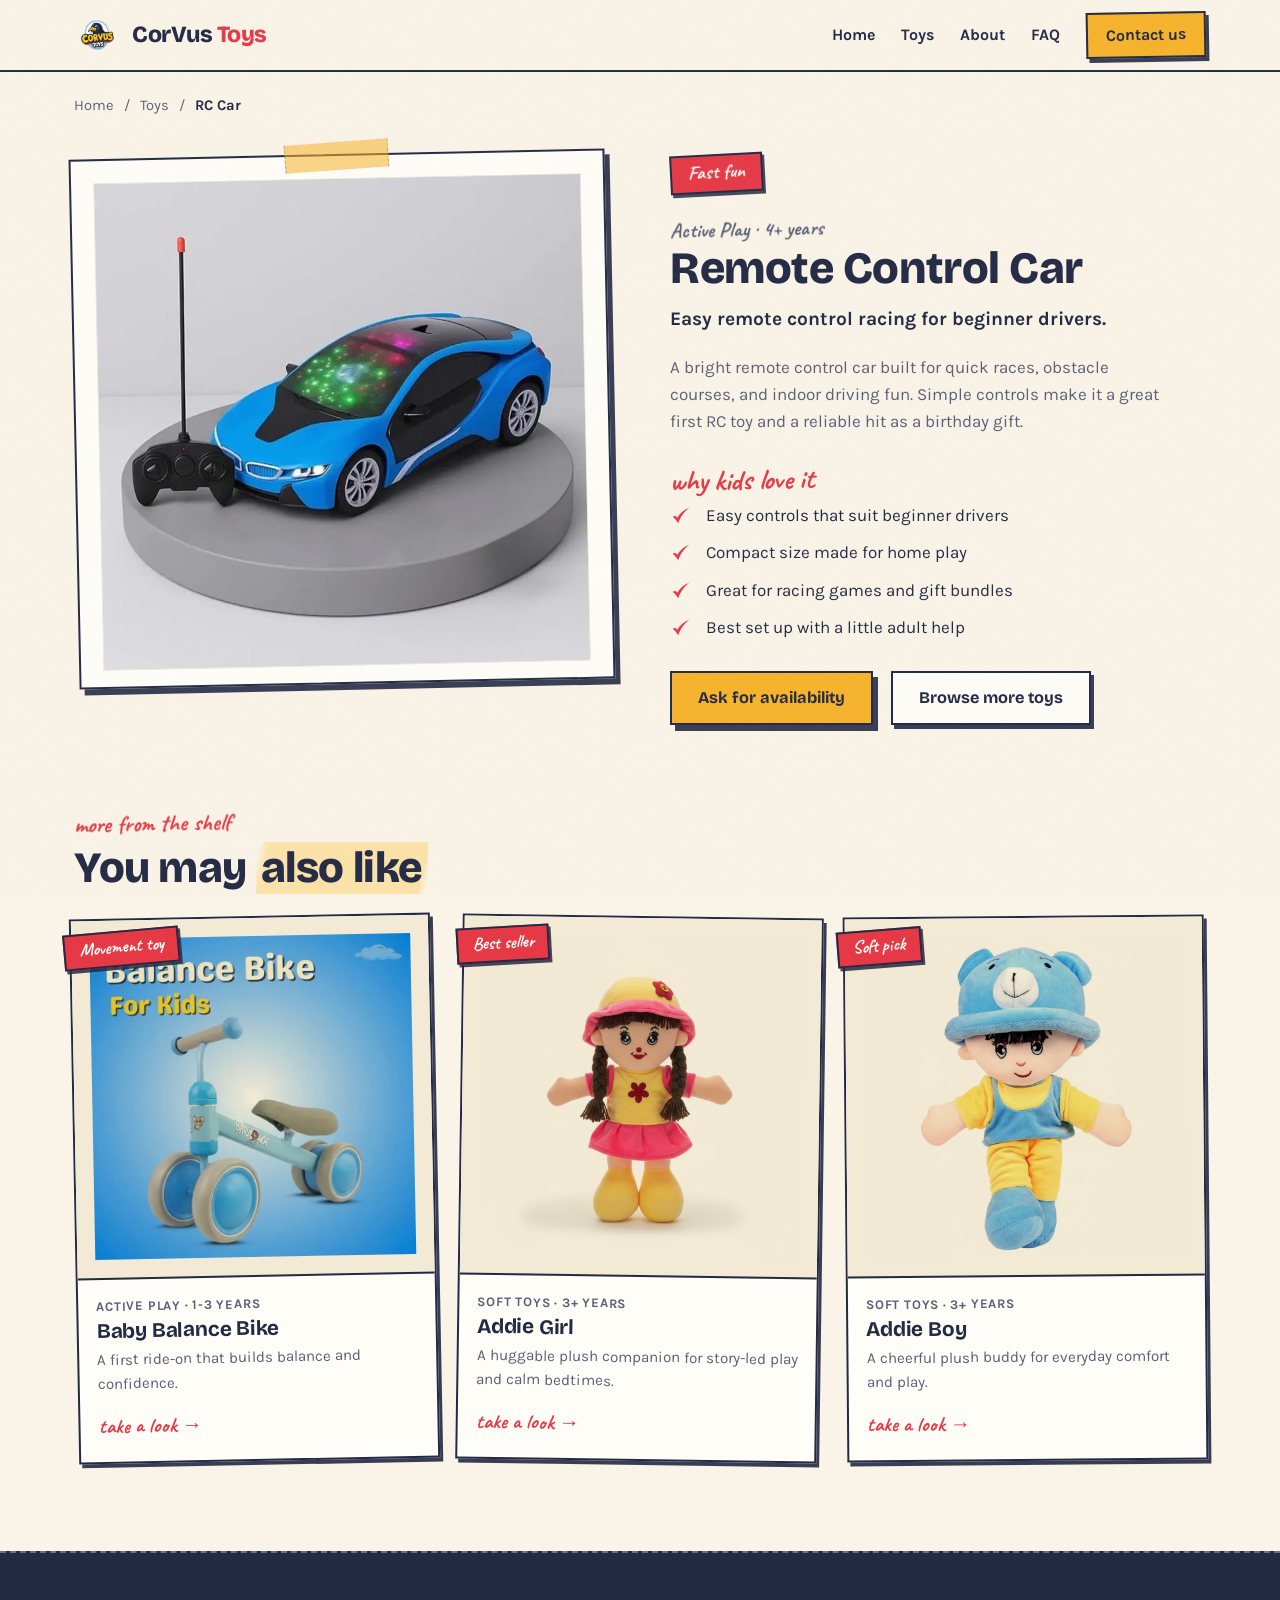
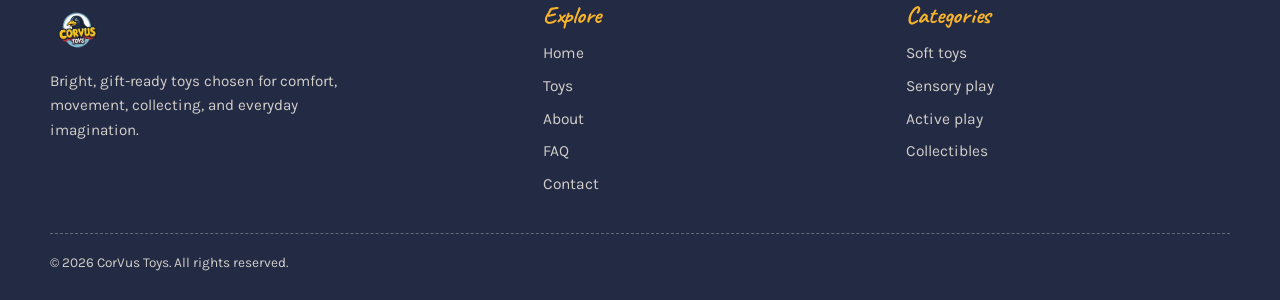
<file: products/remote-control-car.html>
<!doctype html>
<html lang="en">
<head>
  <meta charset="UTF-8">
  <meta name="viewport" content="width=device-width, initial-scale=1.0">
  <title>Remote Control Car | CorVus Toys</title>
  <meta name="description" content="Race the Remote Control Car from CorVus Toys. Easy beginner controls, compact size for indoor fun, and a great birthday gift for kids aged 4+.">
  <link rel="canonical" href="https://corvustoys.com/products/remote-control-car.html">
  <meta property="og:type" content="product">
  <meta property="og:site_name" content="CorVus Toys">
  <meta property="og:title" content="Remote Control Car | CorVus Toys">
  <meta property="og:description" content="Race the Remote Control Car from CorVus Toys. Easy beginner controls, compact size for indoor fun, and a great birthday gift for kids aged 4+.">
  <meta property="og:url" content="https://corvustoys.com/products/remote-control-car.html">
  <meta property="og:image" content="https://corvustoys.com/assets/products/remote-control-car.webp">
  <meta name="twitter:card" content="summary_large_image">
  <meta name="twitter:title" content="Remote Control Car | CorVus Toys">
  <meta name="twitter:description" content="Race the Remote Control Car from CorVus Toys. Easy beginner controls, compact size for indoor fun, and a great birthday gift for kids aged 4+.">
  <meta name="twitter:image" content="https://corvustoys.com/assets/products/remote-control-car.webp">
  <link rel="icon" type="image/png" href="/assets/favicon.png">
  <link rel="apple-touch-icon" href="/assets/favicon.png">
  <link rel="preconnect" href="https://fonts.googleapis.com">
  <link rel="preconnect" href="https://fonts.gstatic.com" crossorigin>
  <link href="https://fonts.googleapis.com/css2?family=Bricolage+Grotesque:opsz,wght@12..96,500;12..96,700;12..96,800&family=Caveat:wght@600;700&family=Karla:ital,wght@0,400;0,600;0,700;1,400&display=swap" rel="stylesheet">
  <link rel="stylesheet" href="/style.css">
  <script type="application/ld+json">
{
  "@context": "https://schema.org",
  "@type": "Product",
  "name": "Remote Control Car",
  "description": "A bright remote control car built for quick races, obstacle courses, and indoor driving fun. Simple controls make it a great first RC toy and a reliable hit as a birthday gift.",
  "image": [
    "https://corvustoys.com/assets/products/remote-control-car.webp"
  ],
  "url": "https://corvustoys.com/products/remote-control-car.html",
  "category": "Active Play",
  "brand": {
    "@type": "Brand",
    "name": "CorVus Toys"
  },
  "audience": {
    "@type": "PeopleAudience",
    "suggestedMinAge": 4
  }
}
  </script>
  <script type="application/ld+json">
{
  "@context": "https://schema.org",
  "@type": "BreadcrumbList",
  "itemListElement": [
    {
      "@type": "ListItem",
      "position": 1,
      "name": "Home",
      "item": "https://corvustoys.com/"
    },
    {
      "@type": "ListItem",
      "position": 2,
      "name": "Toys",
      "item": "https://corvustoys.com/#products"
    },
    {
      "@type": "ListItem",
      "position": 3,
      "name": "Remote Control Car",
      "item": "https://corvustoys.com/products/remote-control-car.html"
    }
  ]
}
  </script>
</head>
<body>
  <a class="skip-link" href="#main">Skip to content</a>

  <header class="site-header" data-header>
    <div class="nav-shell">
      <a class="brand" href="/" aria-label="CorVus Toys home">
        <img src="/assets/logo.png" alt="CorVus Toys logo" width="56" height="56">
        <span class="brand__name">CorVus <em>Toys</em></span>
      </a>

      <button class="nav-toggle" type="button" aria-expanded="false" aria-controls="primaryNav" data-nav-toggle>
        <span class="sr-only">Menu</span>
        <span></span><span></span><span></span>
      </button>

      <nav class="site-nav" id="primaryNav" data-nav aria-label="Main navigation">
        <a href="/">Home</a>
        <a href="/#products">Toys</a>
        <a href="/#about">About</a>
        <a href="/#faq">FAQ</a>
        <a class="nav-cta" href="/#contact">Contact us</a>
      </nav>
    </div>
  </header>

  <main id="main">
    <nav class="breadcrumbs" aria-label="Breadcrumb">
      <a href="/">Home</a>
      <span aria-hidden="true">/</span>
      <a href="/#products">Toys</a>
      <span aria-hidden="true">/</span>
      <span aria-current="page">RC Car</span>
    </nav>

    <section class="product-detail">
      <div class="product-gallery">
          <div class="main-image">
            <img id="mainProductImage" src="/assets/products/remote-control-car.webp" alt="Remote Control Car" width="800" height="800">
          </div>
      </div>

      <article class="product-info">
        <span class="product-badge">Fast fun</span>
        <p class="eyebrow">Active Play · 4+ years</p>
        <h1>Remote Control Car</h1>
        <p class="product-tagline">Easy remote control racing for beginner drivers.</p>
        <p class="product-description">A bright remote control car built for quick races, obstacle courses, and indoor driving fun. Simple controls make it a great first RC toy and a reliable hit as a birthday gift.</p>

        <h2 class="product-info__subhead">why kids love it</h2>
        <ul class="product-highlights">
            <li>Easy controls that suit beginner drivers</li>
            <li>Compact size made for home play</li>
            <li>Great for racing games and gift bundles</li>
            <li>Best set up with a little adult help</li>
        </ul>

        <div class="product-actions">
          <a class="button button--primary" href="/?product=remote-control-car#contact">Ask for availability</a>
          <a class="button button--ghost" href="/#products">Browse more toys</a>
        </div>
      </article>
    </section>

    <section class="related-section">
      <div class="section-heading">
        <p class="eyebrow">more from the shelf</p>
        <h2>You may <span class="mark-yellow">also like</span></h2>
      </div>
      <div class="product-grid product-grid--compact">
        <a class="product-card reveal" href="/products/baby-balance-bike.html" data-category="active-play">
          <div class="product-card__image">
            <span class="product-card__badge">Movement toy</span>
            <img src="/assets/products/baby-balance-cycle.webp" alt="Baby Balance Bike" loading="lazy" width="600" height="600">
          </div>
          <div class="product-card__body">
            <span class="product-card__meta">Active Play · 1-3 years</span>
            <h3>Baby Balance Bike</h3>
            <p>A first ride-on that builds balance and confidence.</p>
            <span class="product-card__cta">take a look <span aria-hidden="true">&rarr;</span></span>
          </div>
        </a>
        <a class="product-card reveal" href="/products/addie-girl.html" data-category="soft-toys">
          <div class="product-card__image">
            <span class="product-card__badge">Best seller</span>
            <img src="/assets/products/addie-girl/main.webp" alt="Addie Girl Soft Toy" loading="lazy" width="600" height="600">
          </div>
          <div class="product-card__body">
            <span class="product-card__meta">Soft Toys · 3+ years</span>
            <h3>Addie Girl</h3>
            <p>A huggable plush companion for story-led play and calm bedtimes.</p>
            <span class="product-card__cta">take a look <span aria-hidden="true">&rarr;</span></span>
          </div>
        </a>
        <a class="product-card reveal" href="/products/addie-boy.html" data-category="soft-toys">
          <div class="product-card__image">
            <span class="product-card__badge">Soft pick</span>
            <img src="/assets/products/addie-boy/main.webp" alt="Addie Boy Soft Toy" loading="lazy" width="600" height="600">
          </div>
          <div class="product-card__body">
            <span class="product-card__meta">Soft Toys · 3+ years</span>
            <h3>Addie Boy</h3>
            <p>A cheerful plush buddy for everyday comfort and play.</p>
            <span class="product-card__cta">take a look <span aria-hidden="true">&rarr;</span></span>
          </div>
        </a>
      </div>
    </section>
  </main>

  <footer class="site-footer">
    <div class="footer-grid">
      <div class="footer-brand">
        <img src="/assets/logo.png" alt="CorVus Toys logo" width="64" height="64">
        <p>Bright, gift-ready toys chosen for comfort, movement, collecting, and everyday imagination.</p>
      </div>
      <nav class="footer-links" aria-label="Footer navigation">
        <h3>Explore</h3>
        <a href="/">Home</a>
        <a href="/#products">Toys</a>
        <a href="/#about">About</a>
        <a href="/#faq">FAQ</a>
        <a href="/#contact">Contact</a>
      </nav>
      <nav class="footer-links" aria-label="Toy categories">
        <h3>Categories</h3>
        <a href="/#products">Soft toys</a>
        <a href="/#products">Sensory play</a>
        <a href="/#products">Active play</a>
        <a href="/#products">Collectibles</a>
      </nav>
    </div>
    <p class="footer-note">&copy; 2026 CorVus Toys. All rights reserved.</p>
  </footer>

  <script src="/script.js" defer></script>
</body>
</html>
</file>
<file: style.css>
/* ============================================================
   CorVus Toys — "playroom poster" design language.
   Paper texture, ink outlines, taped polaroids, sticker badges,
   handwritten notes. Palette from the logo: navy crow, sunny
   yellow, cherry red, sky blue.
   ============================================================ */

:root {
  --ink: #232a44;
  --ink-soft: #5a6076;
  --paper: #faf4e8;
  --paper-deep: #f3ead6;
  --white: #fffdf8;
  --yellow: #f7b32b;
  --yellow-pale: #fce3a8;
  --red: #e63946;
  --sky: #8ecae6;
  --sky-pale: #ddeffa;
  --tape: rgba(247, 179, 43, 0.55);

  --font-display: "Bricolage Grotesque", "Arial Black", sans-serif;
  --font-body: "Karla", "Segoe UI", sans-serif;
  --font-hand: "Caveat", "Comic Sans MS", cursive;

  --border: 2px solid var(--ink);
  --shadow-pop: 5px 6px 0 rgba(35, 42, 68, 0.9);
  --shadow-pop-sm: 3px 4px 0 rgba(35, 42, 68, 0.9);

  --wrap: 1180px;
}

*,
*::before,
*::after {
  box-sizing: border-box;
}

html {
  scroll-behavior: smooth;
  scroll-padding-top: 92px;
}

body {
  margin: 0;
  font-family: var(--font-body);
  font-size: 1.0625rem;
  line-height: 1.6;
  color: var(--ink);
  background-color: var(--paper);
  overflow-x: hidden;
}

/* faint paper grain over everything */
body::before {
  content: "";
  position: fixed;
  inset: 0;
  pointer-events: none;
  z-index: 999;
  opacity: 0.05;
  background-image: url("data:image/svg+xml,%3Csvg xmlns='http://www.w3.org/2000/svg' width='160' height='160'%3E%3Cfilter id='n'%3E%3CfeTurbulence type='fractalNoise' baseFrequency='0.9' numOctaves='2'/%3E%3C/filter%3E%3Crect width='160' height='160' filter='url(%23n)'/%3E%3C/svg%3E");
}

img {
  max-width: 100%;
  height: auto;
  display: block;
}

a {
  color: inherit;
}

h1, h2, h3 {
  font-family: var(--font-display);
  line-height: 1.08;
  margin: 0 0 0.4em;
  letter-spacing: -0.01em;
}

p {
  margin: 0 0 1em;
}

.sr-only {
  position: absolute;
  width: 1px;
  height: 1px;
  margin: -1px;
  padding: 0;
  overflow: hidden;
  clip: rect(0 0 0 0);
  white-space: nowrap;
  border: 0;
}

.skip-link {
  position: absolute;
  left: -200vw;
  top: 0;
  background: var(--yellow);
  border: var(--border);
  padding: 8px 16px;
  z-index: 1000;
  font-weight: 700;
}

.skip-link:focus {
  left: 12px;
  top: 12px;
}

/* ------------------------------------------------------------
   Header
   ------------------------------------------------------------ */

.site-header {
  position: sticky;
  top: 0;
  z-index: 90;
  background: var(--paper);
  border-bottom: var(--border);
}

.site-header.is-scrolled {
  box-shadow: 0 4px 0 rgba(35, 42, 68, 0.12);
}

.nav-shell {
  max-width: var(--wrap);
  margin: 0 auto;
  padding: 12px 24px;
  display: flex;
  align-items: center;
  justify-content: space-between;
  gap: 18px;
}

.brand {
  display: flex;
  align-items: center;
  gap: 12px;
  text-decoration: none;
}

.brand img {
  width: 46px;
  height: 46px;
  transform: rotate(-6deg);
}

.brand__name {
  font-family: var(--font-display);
  font-weight: 800;
  font-size: 1.45rem;
  letter-spacing: -0.02em;
}

.brand__name em {
  font-style: normal;
  color: var(--red);
}

.site-nav {
  display: flex;
  align-items: center;
  gap: 26px;
}

.site-nav a {
  text-decoration: none;
  font-weight: 700;
  font-size: 1rem;
}

.site-nav a:hover {
  text-decoration: underline wavy var(--red) 2px;
  text-underline-offset: 6px;
}

.nav-cta {
  background: var(--yellow);
  border: var(--border);
  padding: 8px 18px;
  box-shadow: var(--shadow-pop-sm);
  transform: rotate(-1deg);
  transition: transform 0.15s ease, box-shadow 0.15s ease;
}

.nav-cta:hover {
  text-decoration: none !important;
  transform: rotate(-1deg) translate(-2px, -2px);
  box-shadow: 5px 6px 0 rgba(35, 42, 68, 0.9);
}

.nav-toggle {
  display: none;
  background: var(--white);
  border: var(--border);
  padding: 9px 10px;
  cursor: pointer;
  box-shadow: var(--shadow-pop-sm);
}

.nav-toggle span:not(.sr-only) {
  display: block;
  width: 22px;
  height: 2.5px;
  background: var(--ink);
  margin: 4px 0;
}

/* ------------------------------------------------------------
   Buttons
   ------------------------------------------------------------ */

.button {
  display: inline-block;
  font-family: var(--font-display);
  font-weight: 700;
  font-size: 1.02rem;
  text-decoration: none;
  padding: 12px 26px;
  border: var(--border);
  cursor: pointer;
  transition: transform 0.15s ease, box-shadow 0.15s ease;
}

.button--primary {
  background: var(--yellow);
  color: var(--ink);
  box-shadow: var(--shadow-pop);
}

.button--primary:hover {
  transform: translate(-2px, -3px) rotate(-0.5deg);
  box-shadow: 7px 9px 0 rgba(35, 42, 68, 0.9);
}

.button--ghost {
  background: var(--white);
  color: var(--ink);
  box-shadow: var(--shadow-pop-sm);
}

.button--ghost:hover {
  transform: translate(-1px, -2px) rotate(0.5deg);
  background: var(--sky-pale);
}

/* ------------------------------------------------------------
   Shared heading bits
   ------------------------------------------------------------ */

.eyebrow {
  font-family: var(--font-hand);
  font-size: 1.45rem;
  font-weight: 700;
  color: var(--red);
  margin-bottom: 0.1em;
  transform: rotate(-1.2deg);
  display: inline-block;
}

.section-heading {
  max-width: var(--wrap);
  margin: 0 auto 14px;
  padding: 0 24px;
}

.section-heading h2 {
  font-size: clamp(1.9rem, 4vw, 2.7rem);
  font-weight: 800;
}

.section-heading > p:last-child {
  max-width: 560px;
  color: var(--ink-soft);
}

/* marker highlight behind a word */
.mark-yellow,
.mark-sky {
  padding: 0 0.12em;
  box-decoration-break: clone;
  -webkit-box-decoration-break: clone;
}

.mark-yellow {
  background: linear-gradient(104deg, transparent 2%, var(--yellow-pale) 8%, var(--yellow-pale) 94%, transparent 98%);
}

.mark-sky {
  background: linear-gradient(104deg, transparent 2%, var(--sky-pale) 8%, var(--sky-pale) 94%, transparent 98%);
}

/* hand-drawn squiggle under a word */
.squiggle {
  background: url("data:image/svg+xml,%3Csvg xmlns='http://www.w3.org/2000/svg' viewBox='0 0 120 12' preserveAspectRatio='none'%3E%3Cpath d='M2 8c10-6 20-6 30 0s20 6 30 0 20-6 30 0 20 6 26 1' fill='none' stroke='%23e63946' stroke-width='4' stroke-linecap='round'/%3E%3C/svg%3E") bottom / 100% 0.3em no-repeat;
  padding-bottom: 0.22em;
}

/* ------------------------------------------------------------
   Hero
   ------------------------------------------------------------ */

.hero {
  max-width: var(--wrap);
  margin: 0 auto;
  padding: 64px 24px 40px;
  display: grid;
  grid-template-columns: 1.05fr 0.95fr;
  gap: 48px;
  align-items: center;
}

.hero__content .eyebrow {
  font-size: 1.6rem;
}

.hero h1 {
  font-size: clamp(2.4rem, 5.6vw, 3.9rem);
  font-weight: 800;
  margin-bottom: 0.35em;
}

.hero__lede {
  font-size: 1.18rem;
  color: var(--ink-soft);
  max-width: 480px;
}

.hero__actions {
  display: flex;
  flex-wrap: wrap;
  gap: 18px;
  margin: 26px 0 30px;
}

.hero__badges {
  list-style: none;
  margin: 0;
  padding: 0;
  display: flex;
  flex-wrap: wrap;
  gap: 26px;
  font-family: var(--font-hand);
  font-size: 1.3rem;
  color: var(--ink-soft);
}

.hero__badges strong {
  color: var(--ink);
  font-size: 1.5rem;
  margin-right: 4px;
}

/* taped polaroid stack on the right */
.hero__collage {
  position: relative;
  aspect-ratio: 0.92 / 1;
}

.polaroid {
  position: relative;
  background: var(--white);
  border: var(--border);
  padding: 12px 12px 8px;
  box-shadow: var(--shadow-pop);
  width: min(62%, 300px);
}

.polaroid img {
  border: 1.5px solid var(--paper-deep);
  aspect-ratio: 1 / 1;
  object-fit: cover;
  width: 100%;
}

.polaroid figcaption {
  font-family: var(--font-hand);
  font-size: 1.35rem;
  text-align: center;
  padding: 6px 0 2px;
  color: var(--ink);
}

.polaroid::before {
  content: "";
  position: absolute;
  top: -14px;
  left: 50%;
  width: 92px;
  height: 26px;
  background: var(--tape);
  transform: translateX(-50%) rotate(-3deg);
  border-left: 1px dashed rgba(35, 42, 68, 0.25);
  border-right: 1px dashed rgba(35, 42, 68, 0.25);
}

.hero__collage .polaroid:nth-child(1) {
  position: absolute;
  top: 0;
  left: 4%;
  transform: rotate(-4deg);
  z-index: 2;
}

.hero__collage .polaroid:nth-child(2) {
  position: absolute;
  top: 22%;
  right: 0;
  transform: rotate(3.5deg);
  z-index: 3;
}

.hero__collage .polaroid:nth-child(3) {
  position: absolute;
  bottom: 0;
  left: 14%;
  transform: rotate(-2deg);
  z-index: 1;
  width: min(52%, 250px);
}

.hero__collage .doodle-star {
  position: absolute;
  top: -8px;
  right: 10%;
  width: 54px;
  color: var(--red);
  transform: rotate(12deg);
  z-index: 4;
}

/* ------------------------------------------------------------
   Ticker strip
   ------------------------------------------------------------ */

.ticker {
  background: var(--ink);
  color: var(--yellow);
  border-top: var(--border);
  border-bottom: var(--border);
  overflow: hidden;
  padding: 10px 0;
  transform: rotate(-0.4deg) scale(1.01);
  margin: 26px 0 0;
}

.ticker__track {
  display: flex;
  gap: 0;
  width: max-content;
  animation: ticker-scroll 26s linear infinite;
}

.ticker:hover .ticker__track {
  animation-play-state: paused;
}

.ticker__track span {
  font-family: var(--font-display);
  font-weight: 700;
  font-size: 1rem;
  letter-spacing: 0.08em;
  text-transform: uppercase;
  white-space: nowrap;
  padding-right: 2.2em;
}

@keyframes ticker-scroll {
  to {
    transform: translateX(-50%);
  }
}

@media (prefers-reduced-motion: reduce) {
  .ticker__track {
    animation: none;
  }
}

/* ------------------------------------------------------------
   Category index cards
   ------------------------------------------------------------ */

.category-strip {
  max-width: var(--wrap);
  margin: 0 auto;
  padding: 54px 24px 10px;
  display: grid;
  grid-template-columns: repeat(4, 1fr);
  gap: 22px;
}

.category-strip a {
  background: var(--white);
  border: var(--border);
  box-shadow: var(--shadow-pop-sm);
  text-decoration: none;
  padding: 20px 18px 16px;
  display: grid;
  gap: 2px;
  transition: transform 0.15s ease, box-shadow 0.15s ease;
}

.category-strip a:nth-child(odd) {
  transform: rotate(-1deg);
}

.category-strip a:nth-child(even) {
  transform: rotate(0.8deg);
}

.category-strip a:hover {
  transform: rotate(0deg) translate(-2px, -3px);
  box-shadow: var(--shadow-pop);
}

.category-strip svg {
  width: 34px;
  height: 34px;
  color: var(--red);
  margin-bottom: 8px;
}

.category-strip a:nth-child(2) svg {
  color: var(--ink);
}

.category-strip a:nth-child(3) svg {
  color: var(--sky);
}

.category-strip a:nth-child(4) svg {
  color: var(--yellow);
}

.category-strip strong {
  font-family: var(--font-display);
  font-size: 1.12rem;
}

.category-strip small {
  font-family: var(--font-hand);
  font-size: 1.15rem;
  color: var(--ink-soft);
}

/* ------------------------------------------------------------
   Products
   ------------------------------------------------------------ */

.products-section {
  padding: 56px 0 30px;
}

.filter-row {
  max-width: var(--wrap);
  margin: 6px auto 36px;
  padding: 0 24px;
  display: flex;
  flex-wrap: wrap;
  gap: 12px;
}

.filter-button {
  font-family: var(--font-body);
  font-weight: 700;
  font-size: 0.95rem;
  background: var(--white);
  border: var(--border);
  padding: 8px 18px;
  cursor: pointer;
  border-radius: 999px;
  transition: transform 0.12s ease, background 0.12s ease;
}

.filter-button:hover {
  background: var(--yellow-pale);
  transform: translateY(-2px);
}

.filter-button.is-active {
  background: var(--ink);
  color: var(--paper);
  transform: rotate(-1.5deg);
}

.product-grid {
  max-width: var(--wrap);
  margin: 0 auto;
  padding: 8px 24px 20px;
  display: grid;
  grid-template-columns: repeat(4, 1fr);
  gap: 30px 24px;
}

.product-grid--compact {
  grid-template-columns: repeat(3, 1fr);
}

.product-card {
  --tilt: 0deg;
  background: var(--white);
  border: var(--border);
  box-shadow: var(--shadow-pop-sm);
  text-decoration: none;
  display: flex;
  flex-direction: column;
  transform: rotate(var(--tilt));
  transition: transform 0.18s ease, box-shadow 0.18s ease;
}

.product-grid .product-card:nth-child(4n + 1) { --tilt: -1.1deg; }
.product-grid .product-card:nth-child(4n + 2) { --tilt: 0.8deg; }
.product-grid .product-card:nth-child(4n + 3) { --tilt: -0.5deg; }
.product-grid .product-card:nth-child(4n + 4) { --tilt: 1.2deg; }

.product-card:hover {
  transform: rotate(0deg) translate(-2px, -4px);
  box-shadow: var(--shadow-pop);
  z-index: 2;
}

.product-card.is-hidden {
  display: none;
}

.product-card__image {
  position: relative;
  background: var(--paper-deep);
  border-bottom: var(--border);
  padding: 18px;
}

.product-card__image img {
  aspect-ratio: 1 / 1;
  object-fit: contain;
  width: 100%;
  mix-blend-mode: multiply;
}

.product-card__badge {
  position: absolute;
  top: 10px;
  left: -8px;
  z-index: 1;
  background: var(--red);
  color: var(--white);
  font-family: var(--font-hand);
  font-size: 1.12rem;
  font-weight: 700;
  line-height: 1;
  padding: 6px 14px 8px;
  border: var(--border);
  transform: rotate(-4deg);
  box-shadow: 2px 3px 0 rgba(35, 42, 68, 0.85);
}

.product-card__body {
  padding: 16px 18px 18px;
  display: flex;
  flex-direction: column;
  gap: 4px;
  flex: 1;
}

.product-card__meta {
  font-size: 0.82rem;
  font-weight: 700;
  letter-spacing: 0.06em;
  text-transform: uppercase;
  color: var(--ink-soft);
}

.product-card__body h3 {
  font-size: 1.3rem;
  margin: 0;
}

.product-card__body p {
  color: var(--ink-soft);
  font-size: 0.95rem;
  margin: 0;
  flex: 1;
}

.product-card__cta {
  font-family: var(--font-hand);
  font-size: 1.3rem;
  font-weight: 700;
  color: var(--red);
  margin-top: 10px;
}

.product-card:hover .product-card__cta {
  text-decoration: underline wavy var(--red) 1.5px;
  text-underline-offset: 5px;
}

.empty-filter-note {
  max-width: var(--wrap);
  margin: 0 auto;
  padding: 8px 24px 30px;
  font-family: var(--font-hand);
  font-size: 1.4rem;
  color: var(--ink-soft);
}

/* ------------------------------------------------------------
   About split + collage
   ------------------------------------------------------------ */

.split-section {
  max-width: var(--wrap);
  margin: 0 auto;
  padding: 70px 24px 50px;
  display: grid;
  grid-template-columns: 1.05fr 0.95fr;
  gap: 60px;
  align-items: center;
}

.split-section h2 {
  font-size: clamp(1.9rem, 4vw, 2.6rem);
}

.split-section__text > p {
  color: var(--ink-soft);
  max-width: 520px;
}

.check-list {
  list-style: none;
  margin: 0 0 26px;
  padding: 0;
  display: grid;
  gap: 10px;
}

.check-list li {
  padding-left: 36px;
  position: relative;
}

.check-list li::before {
  content: "";
  position: absolute;
  left: 0;
  top: 0.18em;
  width: 22px;
  height: 22px;
  background: url("data:image/svg+xml,%3Csvg xmlns='http://www.w3.org/2000/svg' viewBox='0 0 24 24'%3E%3Cpath d='M3 13c3 2 5 5 6 7 2-7 7-13 12-17-6 2-10 6-13 11-1-2-3-3-5-1z' fill='%23e63946'/%3E%3C/svg%3E") center / contain no-repeat;
}

.about-collage {
  position: relative;
  aspect-ratio: 1 / 0.95;
  max-width: 500px;
}

.about-collage .polaroid {
  width: min(46%, 215px);
  position: absolute;
}

.about-collage .polaroid:nth-child(1) {
  top: 0;
  left: 2%;
  transform: rotate(-5deg);
  z-index: 2;
}

.about-collage .polaroid:nth-child(2) {
  top: 6%;
  right: 4%;
  transform: rotate(4deg);
}

.about-collage .polaroid:nth-child(3) {
  bottom: 4%;
  left: 12%;
  transform: rotate(2.5deg);
  z-index: 3;
}

.about-collage .polaroid:nth-child(4) {
  bottom: 0;
  right: 0;
  transform: rotate(-3deg);
}

/* ------------------------------------------------------------
   Promise band — sticky notes
   ------------------------------------------------------------ */

.promise-band {
  max-width: var(--wrap);
  margin: 0 auto;
  padding: 30px 24px 60px;
  display: grid;
  grid-template-columns: repeat(3, 1fr);
  gap: 30px;
}

.promise-band > div {
  position: relative;
  border: var(--border);
  padding: 28px 24px 20px;
  box-shadow: var(--shadow-pop-sm);
}

.promise-band > div:nth-child(1) {
  background: var(--yellow-pale);
  transform: rotate(-1.4deg);
}

.promise-band > div:nth-child(2) {
  background: var(--white);
  transform: rotate(0.9deg);
}

.promise-band > div:nth-child(3) {
  background: var(--sky-pale);
  transform: rotate(-0.7deg);
}

.promise-band > div::before {
  content: "";
  position: absolute;
  top: -13px;
  left: 50%;
  width: 84px;
  height: 24px;
  background: var(--tape);
  transform: translateX(-50%) rotate(-2deg);
}

.promise-band h3 {
  font-family: var(--font-hand);
  font-size: 1.7rem;
  margin-bottom: 0.2em;
}

.promise-band p {
  color: var(--ink-soft);
  margin: 0;
  font-size: 0.98rem;
}

/* ------------------------------------------------------------
   FAQ — notebook list
   ------------------------------------------------------------ */

.faq-section {
  max-width: 820px;
  margin: 0 auto;
  padding: 30px 24px 70px;
}

.faq-section .section-heading {
  padding: 0;
}

.faq-list {
  border-top: 2px dashed rgba(35, 42, 68, 0.35);
}

.faq-item {
  border-bottom: 2px dashed rgba(35, 42, 68, 0.35);
  padding: 4px 0;
}

.faq-item summary {
  cursor: pointer;
  list-style: none;
  display: flex;
  align-items: baseline;
  justify-content: space-between;
  gap: 18px;
  font-family: var(--font-display);
  font-weight: 700;
  font-size: 1.12rem;
  padding: 16px 4px;
}

.faq-item summary::-webkit-details-marker {
  display: none;
}

.faq-item summary::after {
  content: "+";
  font-family: var(--font-hand);
  font-size: 1.9rem;
  line-height: 0.6;
  color: var(--red);
  transition: transform 0.2s ease;
  flex-shrink: 0;
}

.faq-item[open] summary::after {
  transform: rotate(45deg);
}

.faq-item p {
  color: var(--ink-soft);
  padding: 0 4px 16px;
  margin: 0;
  max-width: 660px;
}

/* ------------------------------------------------------------
   Contact — paper note form
   ------------------------------------------------------------ */

.contact-section {
  background: var(--ink);
  color: var(--paper);
  border-top: var(--border);
  padding: 70px 24px 80px;
  display: grid;
  grid-template-columns: 1fr 1fr;
  gap: 60px;
  align-items: center;
}

.contact-section > * {
  max-width: 520px;
}

.contact-copy {
  justify-self: end;
  width: 100%;
}

.contact-copy .eyebrow {
  color: var(--yellow);
}

.contact-copy h2 {
  font-size: clamp(1.9rem, 4vw, 2.6rem);
  color: var(--white);
}

.contact-copy > p {
  color: rgba(250, 244, 232, 0.78);
}

.contact-copy .check-list li::before {
  background-image: url("data:image/svg+xml,%3Csvg xmlns='http://www.w3.org/2000/svg' viewBox='0 0 24 24'%3E%3Cpath d='M3 13c3 2 5 5 6 7 2-7 7-13 12-17-6 2-10 6-13 11-1-2-3-3-5-1z' fill='%23f7b32b'/%3E%3C/svg%3E");
}

.contact-form {
  position: relative;
  width: 100%;
  background: var(--white);
  color: var(--ink);
  border: var(--border);
  box-shadow: var(--shadow-pop);
  padding: 34px 30px 28px;
  transform: rotate(0.8deg);
  display: grid;
  gap: 16px;
}

.contact-form::before {
  content: "";
  position: absolute;
  top: -14px;
  left: 50%;
  width: 110px;
  height: 28px;
  background: var(--tape);
  transform: translateX(-50%) rotate(-2.5deg);
}

.contact-form label {
  display: grid;
  gap: 6px;
}

.contact-form label span {
  font-family: var(--font-hand);
  font-size: 1.3rem;
  font-weight: 700;
}

.contact-form input,
.contact-form textarea {
  font-family: var(--font-body);
  font-size: 1rem;
  color: var(--ink);
  background: var(--paper);
  border: var(--border);
  padding: 11px 14px;
  width: 100%;
}

.contact-form input:focus,
.contact-form textarea:focus {
  outline: none;
  box-shadow: 3px 4px 0 var(--yellow);
}

.contact-form textarea {
  resize: vertical;
}

.contact-form .button {
  justify-self: start;
}

.form-note {
  font-size: 0.85rem;
  color: var(--ink-soft);
  margin: 0;
}

.thank-you {
  background: var(--white);
  color: var(--ink);
  border: var(--border);
  box-shadow: var(--shadow-pop);
  padding: 40px 30px;
  text-align: center;
  transform: rotate(-1deg);
  grid-column: 2;
}

.thank-you h3 {
  font-family: var(--font-hand);
  font-size: 2rem;
  margin: 0 0 0.2em;
}

.thank-you p {
  color: var(--ink-soft);
  margin: 0;
}

/* ------------------------------------------------------------
   Footer
   ------------------------------------------------------------ */

.site-footer {
  background: var(--ink);
  color: rgba(250, 244, 232, 0.82);
  border-top: 2px dashed rgba(250, 244, 232, 0.35);
  padding: 50px 24px 26px;
}

.footer-grid {
  max-width: var(--wrap);
  margin: 0 auto;
  display: grid;
  grid-template-columns: 1.4fr 1fr 1fr;
  gap: 40px;
}

.footer-brand img {
  width: 54px;
  height: 54px;
  margin-bottom: 12px;
  transform: rotate(-5deg);
}

.footer-brand p {
  max-width: 320px;
  font-size: 0.95rem;
}

.footer-links {
  display: grid;
  gap: 8px;
  align-content: start;
}

.footer-links h3 {
  font-family: var(--font-hand);
  font-size: 1.5rem;
  color: var(--yellow);
  margin-bottom: 4px;
}

.footer-links a {
  text-decoration: none;
  font-size: 0.97rem;
  width: fit-content;
}

.footer-links a:hover {
  text-decoration: underline wavy var(--yellow) 1.5px;
  text-underline-offset: 5px;
}

.footer-note {
  max-width: var(--wrap);
  margin: 36px auto 0;
  padding-top: 18px;
  border-top: 1px dashed rgba(250, 244, 232, 0.3);
  font-size: 0.85rem;
}

/* ------------------------------------------------------------
   Breadcrumbs + product detail page
   ------------------------------------------------------------ */

.breadcrumbs {
  max-width: var(--wrap);
  margin: 0 auto;
  padding: 22px 24px 0;
  display: flex;
  gap: 10px;
  font-size: 0.92rem;
  color: var(--ink-soft);
}

.breadcrumbs a {
  text-decoration: none;
}

.breadcrumbs a:hover {
  text-decoration: underline wavy var(--red) 1.5px;
  text-underline-offset: 4px;
}

.breadcrumbs [aria-current] {
  font-weight: 700;
  color: var(--ink);
}

.product-detail {
  max-width: var(--wrap);
  margin: 0 auto;
  padding: 36px 24px 70px;
  display: grid;
  grid-template-columns: 1fr 1fr;
  gap: 60px;
  align-items: start;
}

.product-gallery {
  position: sticky;
  top: 110px;
  display: grid;
  gap: 22px;
}

.main-image {
  position: relative;
  background: var(--white);
  border: var(--border);
  box-shadow: var(--shadow-pop);
  padding: 22px 22px 16px;
  transform: rotate(-1.2deg);
}

.main-image::before {
  content: "";
  position: absolute;
  top: -14px;
  left: 50%;
  width: 104px;
  height: 28px;
  background: var(--tape);
  transform: translateX(-50%) rotate(-3deg);
  border-left: 1px dashed rgba(35, 42, 68, 0.25);
  border-right: 1px dashed rgba(35, 42, 68, 0.25);
}

.main-image img {
  width: 100%;
  aspect-ratio: 1 / 1;
  object-fit: contain;
  border: 1.5px solid var(--paper-deep);
  background: var(--white);
}

.thumbnail-images {
  display: grid;
  grid-template-columns: repeat(4, 1fr);
  gap: 14px;
  padding: 0 6px;
}

.thumb-button {
  background: var(--white);
  border: var(--border);
  padding: 7px;
  cursor: pointer;
  aspect-ratio: 1 / 1;
  transition: transform 0.15s ease, box-shadow 0.15s ease;
}

.thumb-button:nth-child(odd) {
  transform: rotate(-1.6deg);
}

.thumb-button:nth-child(even) {
  transform: rotate(1.3deg);
}

.thumb-button:hover {
  transform: rotate(0deg) translateY(-3px);
  box-shadow: var(--shadow-pop-sm);
}

.thumb-button.is-active {
  box-shadow: 3px 4px 0 var(--yellow);
  transform: rotate(0deg);
}

.thumb-button img {
  width: 100%;
  height: 100%;
  object-fit: contain;
}

.product-info h1 {
  font-size: clamp(2rem, 4.5vw, 2.8rem);
  font-weight: 800;
  margin-bottom: 0.25em;
}

.product-badge {
  display: inline-block;
  background: var(--red);
  color: var(--white);
  font-family: var(--font-hand);
  font-size: 1.2rem;
  font-weight: 700;
  line-height: 1;
  padding: 7px 16px 9px;
  border: var(--border);
  box-shadow: 2px 3px 0 rgba(35, 42, 68, 0.85);
  transform: rotate(-3deg);
  margin-bottom: 16px;
}

.product-info .eyebrow {
  display: block;
  color: var(--ink-soft);
  font-size: 1.3rem;
}

.product-tagline {
  font-size: 1.2rem;
  font-weight: 700;
  max-width: 460px;
}

.product-description {
  color: var(--ink-soft);
  max-width: 500px;
}

.product-info__subhead {
  font-family: var(--font-hand);
  font-size: 1.8rem;
  color: var(--red);
  transform: rotate(-1deg);
  margin: 26px 0 10px;
}

.product-highlights {
  list-style: none;
  margin: 0 0 30px;
  padding: 0;
  display: grid;
  gap: 10px;
}

.product-highlights li {
  padding-left: 36px;
  position: relative;
}

.product-highlights li::before {
  content: "";
  position: absolute;
  left: 0;
  top: 0.18em;
  width: 22px;
  height: 22px;
  background: url("data:image/svg+xml,%3Csvg xmlns='http://www.w3.org/2000/svg' viewBox='0 0 24 24'%3E%3Cpath d='M3 13c3 2 5 5 6 7 2-7 7-13 12-17-6 2-10 6-13 11-1-2-3-3-5-1z' fill='%23e63946'/%3E%3C/svg%3E") center / contain no-repeat;
}

.product-actions {
  display: flex;
  flex-wrap: wrap;
  gap: 18px;
}

.related-section {
  padding: 10px 0 70px;
}

/* ------------------------------------------------------------
   Reveal on scroll
   ------------------------------------------------------------ */

.reveal {
  opacity: 0;
  translate: 0 20px;
  transition: opacity 0.5s ease, translate 0.5s ease;
}

.reveal.is-visible {
  opacity: 1;
  translate: 0 0;
}

@media (prefers-reduced-motion: reduce) {
  .reveal {
    opacity: 1;
    translate: 0 0;
    transition: none;
  }
}

/* ------------------------------------------------------------
   Responsive
   ------------------------------------------------------------ */

@media (max-width: 1020px) {
  .product-grid {
    grid-template-columns: repeat(3, 1fr);
  }

  .category-strip {
    grid-template-columns: repeat(2, 1fr);
  }
}

@media (max-width: 860px) {
  .nav-toggle {
    display: block;
  }

  .site-nav {
    position: absolute;
    top: calc(100% + 2px);
    right: 0;
    left: 0;
    background: var(--paper);
    border-bottom: var(--border);
    flex-direction: column;
    align-items: flex-start;
    gap: 0;
    padding: 0 24px;
    max-height: 0;
    overflow: hidden;
    transition: max-height 0.25s ease;
  }

  .site-nav.is-open {
    max-height: 340px;
    padding: 14px 24px 20px;
    gap: 14px;
  }

  .hero {
    grid-template-columns: 1fr;
    padding-top: 44px;
    gap: 56px;
  }

  .hero__collage {
    max-width: 440px;
    margin-top: 14px;
  }

  .split-section,
  .contact-section {
    grid-template-columns: 1fr;
    gap: 50px;
  }

  .contact-copy {
    justify-self: start;
  }

  .thank-you {
    grid-column: auto;
  }

  .promise-band {
    grid-template-columns: 1fr;
    gap: 34px;
  }

  .product-grid,
  .product-grid--compact {
    grid-template-columns: repeat(2, 1fr);
  }

  .product-detail {
    grid-template-columns: 1fr;
    gap: 50px;
  }

  .product-gallery {
    position: static;
    max-width: 480px;
  }

  .footer-grid {
    grid-template-columns: 1fr;
    gap: 30px;
  }
}

@media (max-width: 540px) {
  .product-grid,
  .product-grid--compact {
    grid-template-columns: 1fr;
    max-width: 380px;
  }

  .category-strip {
    grid-template-columns: 1fr;
  }

  .hero__collage .polaroid figcaption {
    font-size: 1.15rem;
  }
}
</file>
